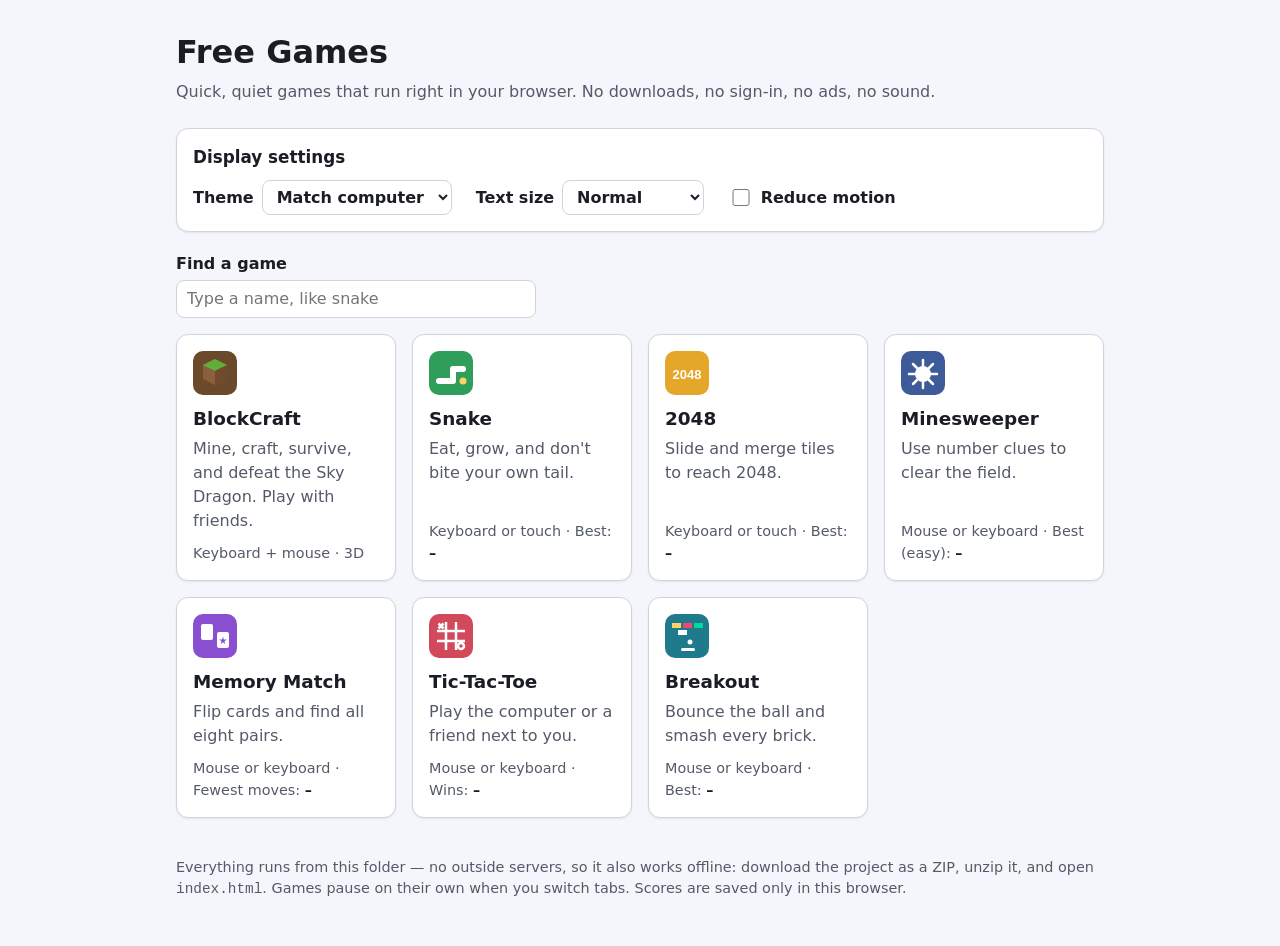
<file: index.html>
<!doctype html>
<html lang="en" data-theme="auto">
<head>
  <meta charset="utf-8">
  <meta name="viewport" content="width=device-width, initial-scale=1">
  <meta name="description" content="Quick, quiet browser games. No downloads, no sign-in, no ads.">
  <title>Free Games</title>
  <link rel="stylesheet" href="assets/style.css">
  <script src="assets/settings.js"></script>
</head>
<body>
  <a class="skip" href="#games">Skip to games</a>
  <div class="wrap">
    <header class="site-header">
      <h1>Free Games</h1>
      <p class="tagline">Quick, quiet games that run right in your browser. No downloads, no sign-in, no ads, no sound.</p>
    </header>

    <main>
      <section class="panel settings" aria-labelledby="settings-h">
        <h2 id="settings-h">Display settings</h2>
        <div class="settings-row">
          <label>Theme
            <select id="set-theme">
              <option value="auto">Match computer</option>
              <option value="light">Light</option>
              <option value="dark">Dark</option>
              <option value="contrast">High contrast</option>
            </select>
          </label>
          <label>Text size
            <select id="set-scale">
              <option value="0.9">Small</option>
              <option value="1">Normal</option>
              <option value="1.2">Large</option>
              <option value="1.4">Extra large</option>
            </select>
          </label>
          <label><input type="checkbox" id="set-motion"> Reduce motion</label>
        </div>
      </section>

      <div class="search">
        <label for="search">Find a game</label>
        <input id="search" type="search" placeholder="Type a name, like snake" autocomplete="off">
      </div>

      <ul id="games" class="game-grid" aria-label="Games">
        <li data-name="blockcraft minecraft blocks building survival crafting multiplayer pvp 3d">
          <a class="card" href="games/blockcraft.html">
            <svg viewBox="0 0 44 44" aria-hidden="true"><rect width="44" height="44" rx="10" fill="#6b4a2b"/><path d="M22 8l12 6v14l-12 6-12-6V14z" fill="#8b5e3c"/><path d="M22 8l12 6-12 6-12-6z" fill="#5fae3a"/><path d="M22 20v14l12-6V14z" fill="#6f4a2c"/></svg>
            <h3>BlockCraft</h3>
            <p>Mine, craft, survive, and defeat the Sky Dragon. Play with friends.</p>
            <p class="meta">Keyboard + mouse · 3D</p>
          </a>
        </li>
        <li data-name="snake arcade classic">
          <a class="card" href="games/snake.html">
            <svg viewBox="0 0 44 44" aria-hidden="true"><rect width="44" height="44" rx="10" fill="#2f9e5b"/><path d="M10 30h14V18h10" stroke="#fff" stroke-width="6" fill="none" stroke-linecap="round" stroke-linejoin="round"/><circle cx="34" cy="30" r="3.5" fill="#ffd166"/></svg>
            <h3>Snake</h3>
            <p>Eat, grow, and don't bite your own tail.</p>
            <p class="meta">Keyboard or touch · Best: <b data-best="snake">–</b></p>
          </a>
        </li>
        <li data-name="2048 puzzle numbers math">
          <a class="card" href="games/2048.html">
            <svg viewBox="0 0 44 44" aria-hidden="true"><rect width="44" height="44" rx="10" fill="#e5a72a"/><text x="22" y="28" text-anchor="middle" font-size="13" font-weight="800" font-family="Arial, sans-serif" fill="#fff">2048</text></svg>
            <h3>2048</h3>
            <p>Slide and merge tiles to reach 2048.</p>
            <p class="meta">Keyboard or touch · Best: <b data-best="2048">–</b></p>
          </a>
        </li>
        <li data-name="minesweeper mines logic puzzle">
          <a class="card" href="games/minesweeper.html">
            <svg viewBox="0 0 44 44" aria-hidden="true"><rect width="44" height="44" rx="10" fill="#3d5a99"/><circle cx="22" cy="23" r="8" fill="#fff"/><path d="M22 9v6M22 31v6M8 23h6M30 23h6M12 13l4 4M28 29l4 4M32 13l-4 4M16 29l-4 4" stroke="#fff" stroke-width="2.5" stroke-linecap="round"/></svg>
            <h3>Minesweeper</h3>
            <p>Use number clues to clear the field.</p>
            <p class="meta">Mouse or keyboard · Best (easy): <b data-best="minesweeper-easy" data-unit="s">–</b></p>
          </a>
        </li>
        <li data-name="memory match cards pairs">
          <a class="card" href="games/memory.html">
            <svg viewBox="0 0 44 44" aria-hidden="true"><rect width="44" height="44" rx="10" fill="#8a4fd1"/><rect x="8" y="10" width="12" height="16" rx="2" fill="#fff"/><rect x="24" y="18" width="12" height="16" rx="2" fill="#fff"/><text x="30" y="30" text-anchor="middle" font-size="10" fill="#8a4fd1">★</text></svg>
            <h3>Memory Match</h3>
            <p>Flip cards and find all eight pairs.</p>
            <p class="meta">Mouse or keyboard · Fewest moves: <b data-best="memory">–</b></p>
          </a>
        </li>
        <li data-name="tic tac toe noughts crosses two player">
          <a class="card" href="games/tictactoe.html">
            <svg viewBox="0 0 44 44" aria-hidden="true"><rect width="44" height="44" rx="10" fill="#d1495b"/><path d="M17 8v28M27 8v28M8 17h28M8 27h28" stroke="#fff" stroke-width="2.5"/><path d="M9.5 9.5l5 5M14.5 9.5l-5 5" stroke="#fff" stroke-width="2.5"/><circle cx="32" cy="32" r="3" stroke="#fff" stroke-width="2.5" fill="none"/></svg>
            <h3>Tic-Tac-Toe</h3>
            <p>Play the computer or a friend next to you.</p>
            <p class="meta">Mouse or keyboard · Wins: <b data-best="tictactoe-wins">–</b></p>
          </a>
        </li>
        <li data-name="breakout bricks paddle arcade">
          <a class="card" href="games/breakout.html">
            <svg viewBox="0 0 44 44" aria-hidden="true"><rect width="44" height="44" rx="10" fill="#1f7a8c"/><rect x="7" y="9" width="9" height="5" fill="#ffd166"/><rect x="18" y="9" width="9" height="5" fill="#ef476f"/><rect x="29" y="9" width="9" height="5" fill="#06d6a0"/><rect x="13" y="16" width="9" height="5" fill="#fff"/><circle cx="25" cy="28" r="2.5" fill="#fff"/><rect x="16" y="34" width="14" height="3" rx="1.5" fill="#fff"/></svg>
            <h3>Breakout</h3>
            <p>Bounce the ball and smash every brick.</p>
            <p class="meta">Mouse or keyboard · Best: <b data-best="breakout">–</b></p>
          </a>
        </li>
      </ul>
      <p id="no-results" class="empty" hidden>No games match that search.</p>
    </main>

    <footer class="site-footer">
      <p>Everything runs from this folder — no outside servers, so it also works offline: download the project as a ZIP, unzip it, and open <code>index.html</code>. Games pause on their own when you switch tabs. Scores are saved only in this browser.</p>
    </footer>
  </div>

  <script>
    (function () {
      var theme = document.getElementById('set-theme');
      var scale = document.getElementById('set-scale');
      var motion = document.getElementById('set-motion');
      theme.value = FG.settings.theme;
      scale.value = FG.settings.scale;
      motion.checked = !!FG.settings.reduceMotion;
      theme.addEventListener('change', function () { FG.set('theme', theme.value); });
      scale.addEventListener('change', function () { FG.set('scale', scale.value); });
      motion.addEventListener('change', function () { FG.set('reduceMotion', motion.checked); });

      Array.prototype.forEach.call(document.querySelectorAll('[data-best]'), function (el) {
        var v = FG.getBest(el.getAttribute('data-best'));
        if (v !== null) el.textContent = v + (el.getAttribute('data-unit') || '');
      });

      var search = document.getElementById('search');
      var items = document.querySelectorAll('#games > li');
      var none = document.getElementById('no-results');
      search.addEventListener('input', function () {
        var q = search.value.trim().toLowerCase();
        var shown = 0;
        Array.prototype.forEach.call(items, function (li) {
          var match = !q || li.getAttribute('data-name').indexOf(q) !== -1;
          li.hidden = !match;
          if (match) shown++;
        });
        none.hidden = shown > 0;
      });
    })();
  </script>
</body>
</html>
</file>
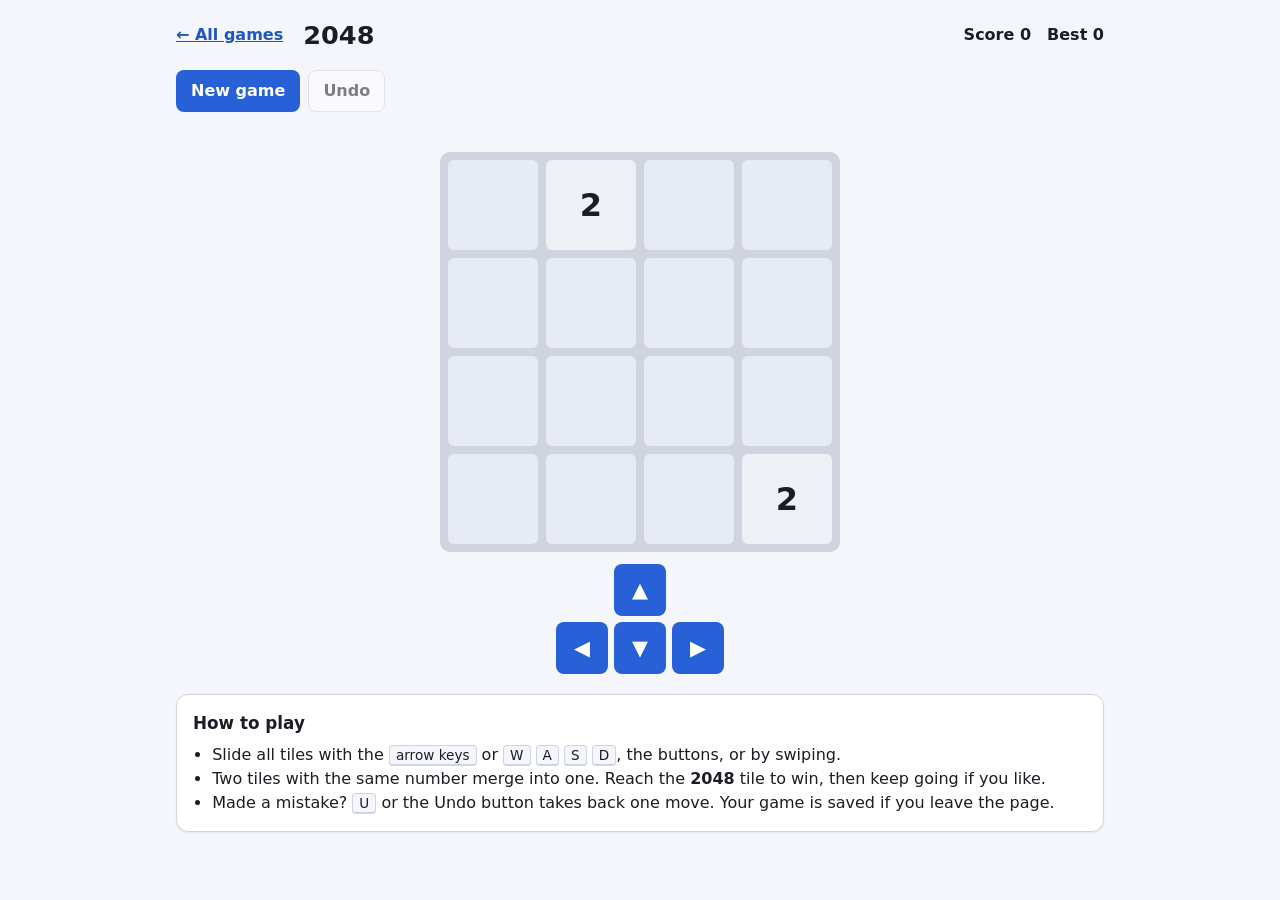
<file: games/2048.html>
<!doctype html>
<html lang="en" data-theme="auto">
<head>
  <meta charset="utf-8">
  <meta name="viewport" content="width=device-width, initial-scale=1">
  <title>2048 · Free Games</title>
  <link rel="stylesheet" href="../assets/style.css">
  <script src="../assets/settings.js"></script>
</head>
<body>
  <div class="wrap">
    <header class="game-header">
      <a class="back" href="../index.html">← All games</a>
      <h1>2048</h1>
      <div class="stats"><span>Score <b id="score">0</b></span><span>Best <b id="best">0</b></span></div>
    </header>
    <main>
      <div class="toolbar">
        <button id="restart" type="button">New game</button>
        <button id="undo" type="button" class="secondary" disabled>Undo</button>
      </div>
      <p id="status" class="status" role="status" aria-live="polite"></p>
      <div class="stage">
        <div id="board" class="board-2048" tabindex="0" role="group" aria-label="2048 board. Use arrow keys to slide tiles."></div>
        <div class="dpad" aria-label="Slide buttons">
          <button type="button" class="up" data-dir="up" aria-label="Slide up">▲</button>
          <button type="button" class="left" data-dir="left" aria-label="Slide left">◀</button>
          <button type="button" class="down" data-dir="down" aria-label="Slide down">▼</button>
          <button type="button" class="right" data-dir="right" aria-label="Slide right">▶</button>
        </div>
      </div>
      <section class="panel help" aria-labelledby="help-h">
        <h2 id="help-h">How to play</h2>
        <ul>
          <li>Slide all tiles with the <kbd>arrow keys</kbd> or <kbd>W</kbd> <kbd>A</kbd> <kbd>S</kbd> <kbd>D</kbd>, the buttons, or by swiping.</li>
          <li>Two tiles with the same number merge into one. Reach the <b>2048</b> tile to win, then keep going if you like.</li>
          <li>Made a mistake? <kbd>U</kbd> or the Undo button takes back one move. Your game is saved if you leave the page.</li>
        </ul>
      </section>
    </main>
  </div>
  <script src="2048.js"></script>
</body>
</html>
</file>
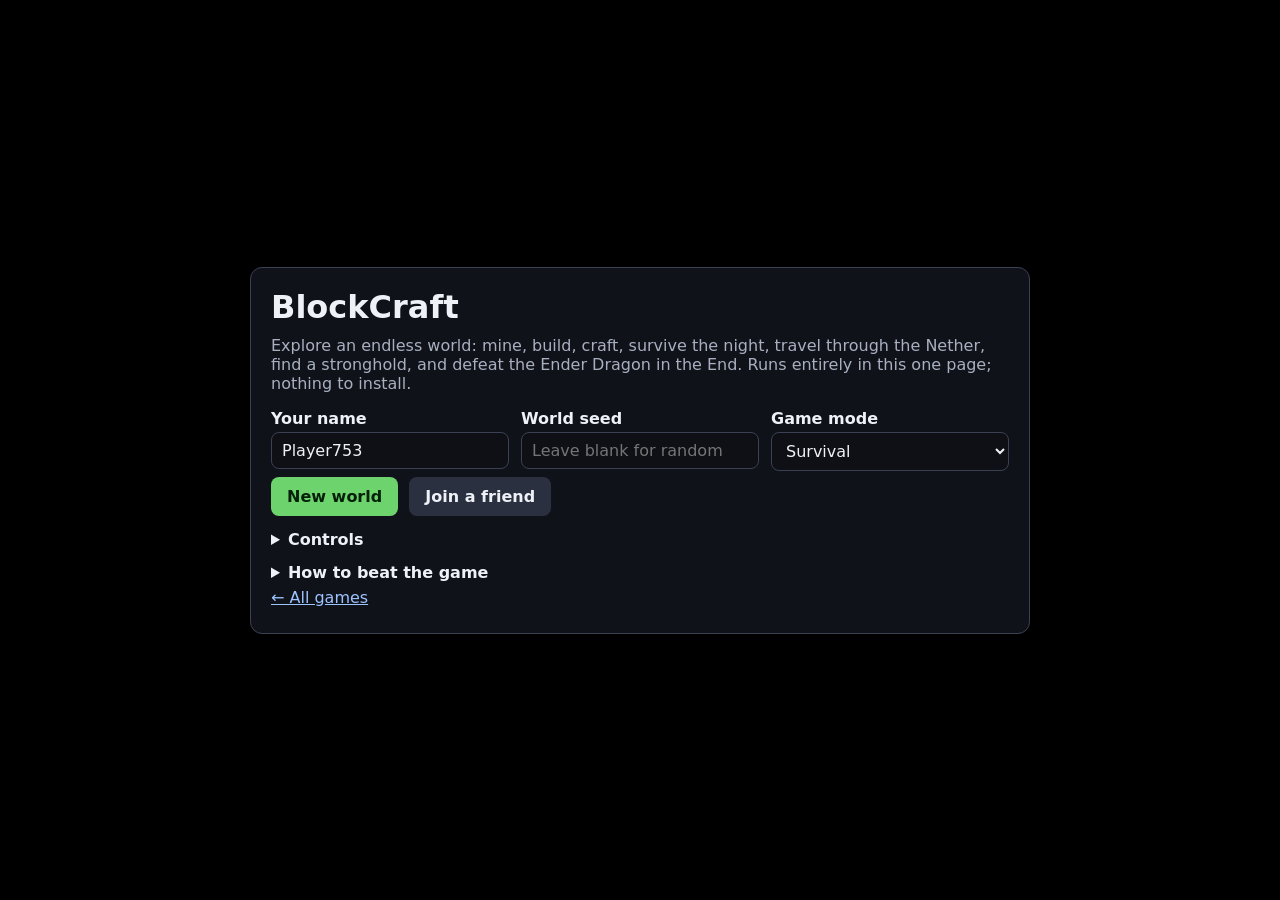
<file: games/blockcraft.html>
<!doctype html>
<html lang="en">
<head>
<meta charset="utf-8">
<meta name="viewport" content="width=device-width, initial-scale=1">
<title>BlockCraft · Free Games</title>
<style>
:root { --panel: rgba(18,20,28,.94); --fg: #eef1f6; --muted: #a8b0c0; --accent: #6dd36d; --border: #3b4152; }
* { box-sizing: border-box; }
html, body { margin: 0; height: 100%; overflow: hidden; background: #000; color: var(--fg); font-family: system-ui, "Segoe UI", Roboto, Arial, sans-serif; }
canvas#gl { display: block; width: 100vw; height: 100vh; }
.hidden { display: none !important; }
#hud { position: fixed; inset: 0; pointer-events: none; }
#cross { position: absolute; left: 50%; top: 50%; width: 20px; height: 20px; margin: -10px 0 0 -10px; }
#cross::before, #cross::after { content: ""; position: absolute; background: #fff; mix-blend-mode: difference; }
#cross::before { left: 9px; top: 0; width: 2px; height: 20px; }
#cross::after { top: 9px; left: 0; height: 2px; width: 20px; }
#breakbar { position: absolute; left: 50%; top: calc(50% + 18px); width: 60px; height: 5px; margin-left: -30px; background: rgba(0,0,0,.5); }
#breakbar i { display: block; height: 100%; background: #fff; width: 0; }
#bottom { position: absolute; left: 50%; bottom: 10px; transform: translateX(-50%); display: flex; flex-direction: column; align-items: center; gap: 4px; }
#hearts { font-size: 20px; letter-spacing: 1px; color: #e33; text-shadow: 0 1px 0 #000; align-self: flex-start; min-height: 24px; }
#hearts .e { color: #3a1515; } #hearts .h { color: #f99; }
#hotbar { display: flex; gap: 3px; background: rgba(0,0,0,.45); padding: 3px; border-radius: 6px; }
.slot { width: 46px; height: 46px; border: 2px solid #555; border-radius: 4px; background: rgba(40,40,48,.8); position: relative; display: flex; align-items: center; justify-content: center; padding: 0; margin: 0; color: var(--fg); }
.slot img { width: 32px; height: 32px; image-rendering: pixelated; }
.slot b { position: absolute; right: 3px; bottom: 1px; font-size: 13px; text-shadow: 1px 1px 0 #000; }
.slot.sel { border-color: #fff; }
.slot.pick { border-color: var(--accent); }
#itemname { min-height: 20px; font-weight: 600; text-shadow: 1px 1px 0 #000; }
#msgs { position: absolute; left: 10px; bottom: 96px; max-width: 60vw; font-size: 14px; text-shadow: 1px 1px 0 #000; }
#msgs div { background: rgba(0,0,0,.4); padding: 2px 6px; margin-top: 2px; border-radius: 3px; }
#boss { position: absolute; top: 10px; left: 50%; transform: translateX(-50%); width: min(420px, 80vw); text-align: center; font-weight: 700; text-shadow: 1px 1px 0 #000; }
#boss .bar { height: 8px; background: #301040; border: 1px solid #000; margin-top: 3px; }
#boss .bar i { display: block; height: 100%; background: #c050ff; }
#debug { position: absolute; top: 8px; left: 8px; font: 12px monospace; background: rgba(0,0,0,.45); padding: 4px 6px; white-space: pre; }
#hurt { position: absolute; inset: 0; background: rgba(255,0,0,.35); opacity: 0; transition: opacity .25s; }
#water { position: absolute; inset: 0; background: rgba(30,70,200,.3); }
#portalfx { position: absolute; inset: 0; background: radial-gradient(circle, rgba(150,60,230,.35), rgba(90,20,160,.9)); opacity: 0; pointer-events: none; }
#tags span { position: absolute; transform: translate(-50%, -100%); background: rgba(0,0,0,.5); padding: 1px 6px; border-radius: 3px; font-size: 13px; white-space: nowrap; }
#clickhint { position: absolute; left: 50%; top: 40%; transform: translate(-50%, -50%); background: rgba(0,0,0,.6); padding: 10px 16px; border-radius: 8px; font-weight: 700; }
#chat { position: fixed; left: 10px; bottom: 70px; width: min(420px, 70vw); font: inherit; color: var(--fg); background: rgba(0,0,0,.7); border: 1px solid var(--border); border-radius: 6px; padding: 6px 8px; }
.screen { position: fixed; inset: 0; display: flex; align-items: center; justify-content: center; background: rgba(0,0,0,.55); padding: 16px; overflow: auto; }
.box { background: var(--panel); border: 1px solid var(--border); border-radius: 12px; padding: 20px; max-width: 780px; width: 100%; max-height: 100%; overflow: auto; }
h1, h2 { margin: 0 0 10px; } h1 { font-size: 2rem; }
p, li { color: var(--muted); margin: 6px 0; }
label { display: block; font-weight: 600; margin: 10px 0 4px; }
label.inline { display: flex; gap: 8px; align-items: center; }
input, select, textarea { font: inherit; color: var(--fg); background: #0e1016; border: 1px solid var(--border); border-radius: 8px; padding: 8px 10px; width: 100%; }
input[type=checkbox] { width: auto; }
textarea { height: 70px; font: 12px monospace; resize: vertical; }
button { font: inherit; font-weight: 700; cursor: pointer; border: 0; border-radius: 8px; padding: 10px 16px; background: var(--accent); color: #06200a; margin: 6px 6px 0 0; }
button.sec { background: #2b3040; color: var(--fg); }
button:disabled { opacity: .45; cursor: default; }
a { color: #9cc4ff; }
.row { display: flex; gap: 12px; flex-wrap: wrap; } .row > * { flex: 1 1 180px; }
kbd { border: 1px solid var(--border); border-bottom-width: 2px; border-radius: 4px; padding: 0 5px; font-size: .85em; background: #0e1016; color: var(--fg); }
details { margin-top: 14px; } summary { cursor: pointer; font-weight: 700; }
.grid { display: grid; grid-template-columns: repeat(9, 46px); gap: 3px; margin-bottom: 10px; }
.grid .slot { cursor: pointer; }
.recipes { display: flex; flex-direction: column; gap: 6px; }
.recipe { display: flex; align-items: center; gap: 8px; background: #0e1016; border: 1px solid var(--border); border-radius: 8px; padding: 6px 8px; }
.recipe img { width: 28px; height: 28px; image-rendering: pixelated; }
.recipe .need { flex: 1; font-size: 13px; color: var(--muted); }
.recipe .need strong { color: var(--fg); display: block; font-size: 14px; }
.recipe button { margin: 0; padding: 6px 10px; }
.invwrap { display: flex; gap: 16px; flex-wrap: wrap; }
:focus-visible { outline: 3px solid #ffb547; outline-offset: 2px; }
.small { font-size: 13px; }
#cursor { position: fixed; z-index: 50; pointer-events: none; transform: translate(-50%, -50%); width: 40px; height: 40px; display: flex; align-items: center; justify-content: center; }
#cursor img { width: 32px; height: 32px; image-rendering: pixelated; }
#cursor b { position: absolute; right: 0; bottom: -2px; font-size: 13px; text-shadow: 1px 1px 0 #000; }
.invtop { display: flex; gap: 16px; align-items: flex-start; flex-wrap: wrap; }
.invmain { flex: 0 1 438px; min-width: 0; }
.book { width: 250px; background: #0e1016; border: 1px solid var(--border); border-radius: 10px; padding: 10px; }
.book h3 { margin: 0 0 6px; font-size: 1rem; }
.book h4 { margin: 10px 0 4px; font-size: .9rem; }
.booklist { display: grid; grid-template-columns: repeat(5, 40px); gap: 3px; max-height: 176px; overflow: auto; margin: 6px 0; }
.booklist .slot { width: 40px; height: 40px; cursor: pointer; }
.slot.dim img { opacity: .3; }
.slot.red { border-color: #b33; }
.preview { border-top: 1px solid var(--border); padding-top: 8px; font-size: 13px; color: var(--muted); min-height: 20px; }
.preview strong { color: var(--fg); }
.pg { display: grid; grid-template-columns: repeat(3, 34px); gap: 2px; margin: 6px 0; }
.pg span { width: 34px; height: 34px; background: rgba(40,40,48,.8); border: 1px solid #555; border-radius: 3px; display: flex; align-items: center; justify-content: center; }
.pg img { width: 24px; height: 24px; image-rendering: pixelated; }
.smelt { display: flex; align-items: center; gap: 4px; font-size: 12px; color: var(--muted); margin: 3px 0; }
.smelt img { width: 20px; height: 20px; image-rendering: pixelated; }
.craftrow { display: flex; align-items: center; gap: 14px; margin: 4px 0 12px; }
.cgrid { display: grid; gap: 3px; }
.cgrid.s2 { grid-template-columns: repeat(2, 46px); }
.cgrid.s3 { grid-template-columns: repeat(3, 46px); }
.arr { font-size: 28px; color: var(--muted); }
.prog { width: 48px; height: 10px; background: #2a2e3a; border-radius: 5px; overflow: hidden; }
.prog i { display: block; height: 100%; background: #e8e8e8; width: 0; }
.fcol { display: flex; flex-direction: column; align-items: center; gap: 4px; }
.flame { width: 14px; height: 18px; background: #2a2e3a; border-radius: 3px; display: flex; align-items: flex-end; overflow: hidden; }
.flame i { display: block; width: 100%; background: linear-gradient(#ffd34d, #ff7a1a); }
.slot.big { width: 56px; height: 56px; }
.grid.hot { margin-top: 8px; }
.bigcode { font: 700 2.6rem/1.2 ui-monospace, Consolas, monospace; letter-spacing: .3em; text-align: center; padding: 12px; background: #0e1016; border-radius: 10px; border: 1px solid var(--border); margin: 10px 0; }
.codein { font: 700 1.6rem ui-monospace, Consolas, monospace; letter-spacing: .3em; max-width: 220px; }
@keyframes pop { from { transform: scale(.96); opacity: 0; } to { transform: none; opacity: 1; } }
.screen:not(.hidden) > .box { animation: pop .16s ease-out; }
#hotbar .slot { transition: transform .12s, border-color .12s; }
#hotbar .slot.sel { transform: scale(1.1); }
@keyframes shake { 0%, 100% { transform: translateY(0); } 50% { transform: translateY(-2px); } }
#hearts.low span { display: inline-block; animation: shake .35s infinite; }
#hearts.low span:nth-child(even) { animation-delay: .17s; }
@keyframes slidein { from { transform: translateX(-12px); opacity: 0; } to { transform: none; opacity: 1; } }
#msgs div { animation: slidein .2s ease-out; }
.grid .slot:hover, .booklist .slot:hover, .craftrow .slot:hover { border-color: #aaa; }
@keyframes glow { 50% { box-shadow: 0 0 0 3px rgba(109,211,109,.55); } }
.slot.big.ready { animation: glow 1.2s infinite; }
#itemname { transition: opacity .3s; }
@keyframes hint { 50% { opacity: .55; } }
#clickhint { animation: hint 1.6s infinite; }
@media (prefers-reduced-motion: reduce) { *, *::before, *::after { animation: none !important; transition: none !important; } }
</style>
</head>
<body>
<canvas id="gl"></canvas>

<div id="hud" class="hidden">
  <div id="water" class="hidden"></div>
  <div id="portalfx"></div>
  <div id="hurt"></div>
  <div id="tags"></div>
  <div id="cross"></div>
  <div id="breakbar" class="hidden"><i></i></div>
  <div id="boss" class="hidden"><span>Ender Dragon</span><div class="bar"><i></i></div></div>
  <div id="debug" class="hidden"></div>
  <div id="clickhint" class="hidden">Click to play</div>
  <div id="msgs" aria-live="polite"></div>
  <div id="bottom"><div id="itemname"></div><div id="hearts"></div><div id="hotbar"></div></div>
</div>
<input id="chat" class="hidden" maxlength="120" placeholder="Say something, then press Enter" aria-label="Chat message">

<div id="title" class="screen"><div class="box">
  <h1>BlockCraft</h1>
  <p>Explore an endless world: mine, build, craft, survive the night, travel through the Nether, find a stronghold, and defeat the Ender Dragon in the End. Runs entirely in this one page; nothing to install.</p>
  <div class="row">
    <div><label for="name">Your name</label><input id="name" maxlength="16" autocomplete="off"></div>
    <div><label for="seed">World seed</label><input id="seed" placeholder="Leave blank for random" autocomplete="off"></div>
    <div><label for="mode">Game mode</label><select id="mode"><option value="survival">Survival</option><option value="creative">Creative</option></select></div>
  </div>
  <button id="play" type="button">New world</button>
  <button id="continue" type="button" class="sec hidden">Continue saved world</button>
  <button id="joinBtn" type="button" class="sec">Join a friend</button>
  <details>
    <summary>Controls</summary>
    <ul>
      <li>Click the game to capture the mouse, then move the mouse to look. <kbd>Esc</kbd> pauses.</li>
      <li><kbd>W</kbd><kbd>A</kbd><kbd>S</kbd><kbd>D</kbd> move, <kbd>Space</kbd> jump/swim, <kbd>Shift</kbd> sprint.</li>
      <li>Hold left click to mine or attack. Right click to place a block, eat food, or use a crafting table/furnace.</li>
      <li><kbd>1</kbd>–<kbd>9</kbd> or the mouse wheel pick a hotbar slot. <kbd>E</kbd> opens your inventory and crafting.</li>
      <li>Creative: double-tap <kbd>Space</kbd> or press <kbd>F</kbd> to fly; <kbd>Space</kbd>/<kbd>Shift</kbd> go up/down.</li>
      <li><kbd>T</kbd> chats in multiplayer. <kbd>F3</kbd> shows coordinates.</li>
    </ul>
  </details>
  <details>
    <summary>How to beat the game</summary>
    <ol>
      <li>Punch a tree for logs. Press <kbd>E</kbd> and craft planks, sticks and a crafting table in your 2×2 grid. The recipe book shows every pattern and can fill the grid for you.</li>
      <li>Right-click the crafting table for the 3×3 grid. Make a wooden pickaxe, mine stone, and upgrade to stone tools. Craft a furnace.</li>
      <li>Find coal and iron ore underground. Right-click the furnace, put iron ore on top and coal below, and make iron tools.</li>
      <li>Dig deep (below height 14) for diamonds.</li>
      <li>Explore <b>caves</b> (look for openings in the ground) and dig down into <b>deepslate</b> — press <kbd>F3</kbd> to see your height. Diamonds are below about −10; <b>obsidian</b> is near the very bottom (about −36 to −26). Mine it with a diamond pickaxe. Break <b>gravel</b> for flint and craft <b>flint and steel</b>.</li>
      <li>Build an obsidian frame 4 wide and 5 tall (a 2×3 hole) and light it to open a portal to <b>the Nether</b>.</li>
      <li>In the Nether, find a nether-brick <b>fortress</b> and fight <b>blazes</b> for blaze rods. Craft them into blaze powder.</li>
      <li>Back in the Overworld, hunt <b>endermen</b> at night for ender pearls (don't look at their faces!). Pearl + blaze powder = <b>Eye of Ender</b>.</li>
      <li>Throw eyes (right-click) and follow them to a <b>stronghold</b> underground. Put eyes in all 12 frames of its portal and jump in.</li>
      <li>In <b>the End</b>, break the crystals on the pillars (they heal the dragon), then defeat the <b>Ender Dragon</b>. Tip: a <b>Mace</b> hits much harder if you jump down onto your target.</li>
    </ol>
  </details>
  <p><a href="../index.html">← All games</a></p>
</div></div>

<div id="pause" class="screen hidden"><div class="box">
  <h2>Paused</h2>
  <button id="resume" type="button">Back to game</button>
  <button id="mpBtn" type="button" class="sec">Invite a friend</button>
  <button id="quit" type="button" class="sec">Save &amp; quit to title</button>
  <label class="inline" id="pvpWrap"><input type="checkbox" id="pvp" checked> PvP: players can hurt each other</label>
  <label class="inline">Render distance
    <select id="dist" style="width:auto">
      <option value="3">Short (fastest)</option>
      <option value="5">Normal</option>
      <option value="7">Far</option>
    </select>
  </label>
  <p id="pauseInfo"></p>
</div></div>

<div id="inv" class="screen hidden"><div class="box">
  <h2 id="invTitle">Inventory</h2>
  <div class="invtop">
    <div id="book" class="book">
      <h3>Recipe Book</h3>
      <label class="inline small" style="margin:0"><input type="checkbox" id="craftableOnly"> Craftable only</label>
      <div id="bookList" class="booklist"></div>
      <div id="bookPreview" class="preview"></div>
      <h4>Furnace</h4>
      <div id="smeltList"></div>
    </div>
    <div class="invmain">
      <div id="palette" class="grid"></div>
      <div id="craftArea" class="craftrow"></div>
      <div id="invgrid" class="grid"></div>
      <div id="hotgrid" class="grid hot"></div>
      <p id="invhint" class="small"></p>
    </div>
  </div>
  <button id="bookToggle" type="button" class="sec">Recipe book</button>
  <button id="invClose" type="button">Close (E)</button>
</div></div>
<div id="cursor" class="hidden" aria-hidden="true"></div>

<div id="host" class="screen hidden"><div class="box">
  <h2>Invite a friend</h2>
  <p>Give your friend this code. They open BlockCraft, click <b>Join a friend</b>, and type it in. Several friends can use the same code.</p>
  <div id="hostCode" class="bigcode">······</div>
  <p id="hostStatus" role="status"></p>
  <p class="small">The code only introduces your computers to each other, through ntfy.sh, a free public message relay. After that, the game goes directly between you. If your network blocks it, use the long codes below.</p>
  <details>
    <summary>Use long codes instead</summary>
    <ol>
      <li>Click <b>Make invite code</b> and send the code to your friend.</li>
      <li>Your friend clicks <b>Join a friend</b>, opens <b>Use long codes instead</b>, pastes it, and sends back a reply code.</li>
      <li>Paste the reply code below and click <b>Connect</b>.</li>
    </ol>
    <button id="mkInvite" type="button">Make invite code</button>
    <textarea id="inviteOut" readonly aria-label="Your invite code"></textarea>
    <button id="copyInvite" type="button" class="sec">Copy invite code</button>
    <label for="replyIn">Friend's reply code</label>
    <textarea id="replyIn"></textarea>
    <button id="connect" type="button">Connect</button>
  </details>
  <button id="hostBack" type="button" class="sec">Back</button>
</div></div>

<div id="join" class="screen hidden"><div class="box">
  <h2>Join a friend</h2>
  <p>Ask your friend to open their world, press <kbd>Esc</kbd>, and click <b>Invite a friend</b>. Then type their 6-digit code.</p>
  <label for="codeIn">Game code</label>
  <input id="codeIn" class="codein" inputmode="numeric" maxlength="6" autocomplete="off" placeholder="123456">
  <button id="joinCode" type="button">Join</button>
  <p id="joinStatus" role="status"></p>
  <details>
    <summary>Use long codes instead</summary>
    <label for="inviteIn">Long invite code from your friend</label>
    <textarea id="inviteIn"></textarea>
    <button id="mkReply" type="button">Make reply code</button>
    <textarea id="replyOut" readonly aria-label="Your reply code"></textarea>
    <button id="copyReply" type="button" class="sec">Copy reply code</button>
  </details>
  <button id="joinBack" type="button" class="sec">Back</button>
</div></div>

<div id="dead" class="screen hidden"><div class="box"><h2>You died!</h2><p id="deadMsg"></p><button id="respawn" type="button">Respawn</button></div></div>
<div id="win" class="screen hidden"><div class="box"><h1>You beat BlockCraft!</h1><p id="winMsg"></p><button id="winOk" type="button">Keep playing</button></div></div>
<div id="err" class="screen hidden"><div class="box"><h2>BlockCraft can't start</h2><p id="errMsg"></p><p><a href="../index.html">← All games</a></p></div></div>

<script>
(function () {
'use strict';
var $ = function (id) { return document.getElementById(id); };
function clamp(v, a, b) { return v < a ? a : v > b ? b : v; }
function mulberry32(a) {
  return function () {
    a |= 0; a = a + 0x6D2B79F5 | 0;
    var t = Math.imul(a ^ a >>> 15, 1 | a);
    t = t + Math.imul(t ^ t >>> 7, 61 | t) ^ t;
    return ((t ^ t >>> 14) >>> 0) / 4294967296;
  };
}
function hashStr(s) { var h = 2166136261; for (var i = 0; i < s.length; i++) { h ^= s.charCodeAt(i); h = Math.imul(h, 16777619); } return h >>> 0; }
function makeNoise(seed) {
  function h(x, y) {
    var n = Math.imul(x, 374761393) + Math.imul(y, 668265263) + Math.imul(seed, 1442695041) | 0;
    n = Math.imul(n ^ (n >>> 13), 1274126177);
    return ((n ^ (n >>> 16)) >>> 0) / 4294967296;
  }
  function sm(t) { return t * t * (3 - 2 * t); }
  function n2(x, y) {
    var xi = Math.floor(x), yi = Math.floor(y), u = sm(x - xi), v = sm(y - yi);
    var a = h(xi, yi), b = h(xi + 1, yi), c = h(xi, yi + 1), d = h(xi + 1, yi + 1);
    return a + (b - a) * u + (c - a) * v + (a - b - c + d) * u * v;
  }
  return function (x, y) {
    var s = 0, amp = 1, f = 1, norm = 0;
    for (var o = 0; o < 4; o++) { s += n2(x * f, y * f) * amp; norm += amp; amp *= 0.5; f *= 2; }
    return s / norm;
  };
}
function store(k, v) { try { localStorage.setItem(k, JSON.stringify(v)); return true; } catch (e) { return false; } }
function load(k, f) { try { var r = localStorage.getItem(k); return r === null ? f : JSON.parse(r); } catch (e) { return f; } }

/* ================= Blocks, items, recipes ================= */
var TILES = ['grass_top', 'grass_side', 'dirt', 'stone', 'cobble', 'log_side', 'log_top', 'leaves', 'planks', 'sand', 'water',
  'coal_ore', 'iron_ore', 'diamond_ore', 'bedrock', 'glass', 'table_top', 'table_side', 'furnace_front', 'furnace_side',
  'altar_top', 'altar_side', 'white', 'crack0', 'crack1', 'crack2', 'crack3', 'crack4',
  'obsidian', 'netherrack', 'lava', 'glowstone', 'nether_brick', 'spawner', 'stone_brick', 'frame_top', 'frame_side', 'frame_eye',
  'end_portal', 'end_stone', 'nether_portal', 'gravel', 'deepslate', 'cobbled_deepslate', 'deepslate_coal', 'deepslate_iron', 'deepslate_diamond'];
var TI = {}; TILES.forEach(function (n, i) { TI[n] = i; });

var B = { AIR: 0, GRASS: 1, DIRT: 2, STONE: 3, COBBLE: 4, LOG: 5, LEAVES: 6, PLANKS: 7, SAND: 8, WATER: 9,
  COAL_ORE: 10, IRON_ORE: 11, DIAMOND_ORE: 12, BEDROCK: 13, GLASS: 14, TABLE: 15, FURNACE: 16, ALTAR: 17,
  OBSIDIAN: 18, NETHERRACK: 19, LAVA: 20, GLOWSTONE: 21, NETHER_BRICK: 22, SPAWNER: 23, STONE_BRICK: 24, END_FRAME: 25,
  END_FRAME_EYE: 26, END_PORTAL: 27, END_STONE: 28, NETHER_PORTAL: 29, GRAVEL: 30,
  DEEPSLATE: 31, COBBLED_DEEPSLATE: 32, DEEP_COAL: 33, DEEP_IRON: 34, DEEP_DIAMOND: 35 };
var BL = [];
function def(id, o) { BL[id] = Object.assign({ solid: true, opaque: true, hard: 1, tier: 0, pick: false, drop: id }, o); }
def(0, { name: 'Air', solid: false, opaque: false });
def(1, { name: 'Grass Block', tex: ['grass_top', 'dirt', 'grass_side'], hard: 0.6, drop: 2 });
def(2, { name: 'Dirt', tex: 'dirt', hard: 0.5 });
def(3, { name: 'Stone', tex: 'stone', hard: 1.5, pick: true, tier: 1, drop: 4 });
def(4, { name: 'Cobblestone', tex: 'cobble', hard: 2, pick: true, tier: 1 });
def(5, { name: 'Log', tex: ['log_top', 'log_top', 'log_side'], hard: 2 });
def(6, { name: 'Leaves', tex: 'leaves', hard: 0.2, opaque: false, cutout: true, drop: 0 });
def(7, { name: 'Planks', tex: 'planks', hard: 2 });
def(8, { name: 'Sand', tex: 'sand', hard: 0.5 });
def(9, { name: 'Water', tex: 'water', solid: false, opaque: false, hard: -1, water: true, liquid: true });
def(10, { ore: true, name: 'Coal Ore', tex: 'coal_ore', hard: 3, pick: true, tier: 1, drop: 101 });
def(11, { ore: true, name: 'Iron Ore', tex: 'iron_ore', hard: 3, pick: true, tier: 2 });
def(12, { ore: true, name: 'Diamond Ore', tex: 'diamond_ore', hard: 3, pick: true, tier: 3, drop: 103 });
def(13, { name: 'Bedrock', tex: 'bedrock', hard: -1 });
def(14, { name: 'Glass', tex: 'glass', hard: 0.3, opaque: false, cutout: true });
def(15, { name: 'Crafting Table', tex: ['table_top', 'planks', 'table_side'], hard: 2.5 });
def(16, { name: 'Furnace', tex: ['furnace_side', 'furnace_side', 'furnace_front'], hard: 3.5, pick: true, tier: 1 });
def(17, { name: 'Dragon Altar', tex: ['altar_top', 'altar_side', 'altar_side'], hard: -1 });
def(18, { name: 'Obsidian', tex: 'obsidian', hard: 10, pick: true, tier: 4 });
def(19, { name: 'Netherrack', tex: 'netherrack', hard: 0.4, pick: true, tier: 1 });
def(20, { name: 'Lava', tex: 'lava', solid: false, opaque: false, hard: -1, liquid: true, lava: true, glow: true, noItem: true });
def(21, { name: 'Glowstone', tex: 'glowstone', hard: 0.3, glow: true });
def(22, { name: 'Nether Bricks', tex: 'nether_brick', hard: 2, pick: true, tier: 1 });
def(23, { name: 'Blaze Spawner', tex: 'spawner', hard: 5, pick: true, tier: 1, opaque: false, cutout: true, drop: 0 });
def(24, { name: 'Stone Bricks', tex: 'stone_brick', hard: 1.5, pick: true, tier: 1 });
def(25, { name: 'End Portal Frame', tex: ['frame_top', 'end_stone', 'frame_side'], hard: -1 });
def(26, { name: 'End Portal Frame with Eye', tex: ['frame_eye', 'end_stone', 'frame_side'], hard: -1, noItem: true });
def(27, { name: 'End Portal', tex: 'end_portal', solid: false, opaque: false, hard: -1, noItem: true, portal: true, glow: true });
def(28, { name: 'End Stone', tex: 'end_stone', hard: 3, pick: true, tier: 1 });
def(29, { name: 'Nether Portal', tex: 'nether_portal', solid: false, opaque: false, hard: 0, noItem: true, portal: true, glow: true, drop: 0 });
def(30, { name: 'Gravel', tex: 'gravel', hard: 0.6 });
def(31, { name: 'Deepslate', tex: 'deepslate', hard: 3, pick: true, tier: 1, drop: 32 });
def(32, { name: 'Cobbled Deepslate', tex: 'cobbled_deepslate', hard: 3.5, pick: true, tier: 1 });
def(33, { ore: true, name: 'Deepslate Coal Ore', tex: 'deepslate_coal', hard: 4.5, pick: true, tier: 1, drop: 101 });
def(34, { ore: true, name: 'Deepslate Iron Ore', tex: 'deepslate_iron', hard: 4.5, pick: true, tier: 2, drop: 11 });
def(35, { ore: true, name: 'Deepslate Diamond Ore', tex: 'deepslate_diamond', hard: 4.5, pick: true, tier: 3, drop: 103 });
var TEX = [];
BL.forEach(function (b, i) {
  if (!b.tex) return;
  var t = typeof b.tex === 'string' ? [b.tex, b.tex, b.tex] : b.tex;
  TEX[i] = t.map(function (n) { return TI[n]; });
});

var IT = {}, ITEM_ORDER = [];
function item(id, o) { IT[id] = Object.assign({ stack: 64 }, o); ITEM_ORDER.push(id); }
BL.forEach(function (b, i) { if (i > 0 && i !== B.WATER && i !== B.BEDROCK && !b.noItem) item(i, { name: b.name, block: true }); });
item(100, { name: 'Stick' });
item(101, { name: 'Coal' });
item(102, { name: 'Iron Ingot' });
item(103, { name: 'Diamond' });
item(104, { name: 'Apple', food: 4 });
item(105, { name: 'Raw Porkchop', food: 3 });
item(106, { name: 'Cooked Porkchop', food: 8 });
item(107, { name: 'Flint' });
item(108, { name: 'Flint and Steel', stack: 1 });
item(109, { name: 'Blaze Rod' });
item(140, { name: 'Blaze Powder' });
item(141, { name: 'Ender Pearl', stack: 16 });
item(142, { name: 'Eye of Ender' });
var MATS = [['Wooden', '#a77b45'], ['Stone', '#8c8c8c'], ['Iron', '#e2e2e2'], ['Diamond', '#5be0e0']];
MATS.forEach(function (m, i) {
  item(110 + i, { name: m[0] + ' Pickaxe', stack: 1, pickTier: i + 1, speed: [2, 4, 6, 8][i], dmg: 2 + i, color: m[1], kind: 'pick' });
});
MATS.forEach(function (m, i) {
  item(120 + i, { name: m[0] + ' Sword', stack: 1, dmg: 4 + i, color: m[1], kind: 'sword' });
});
item(130, { name: 'Mace', stack: 1, dmg: 6, mace: true, kind: 'mace' });

// Crafting recipes work like Minecraft: shaped patterns (can be placed anywhere in the grid, or mirrored)
// and shapeless ones. Anything wider or taller than 2 needs a crafting table's 3x3 grid.
var KEY = { P: 7, S: 100, C: 4, I: 102, D: 103 };
var RECIPES = [];
function shaped(out, n, pat, key) { RECIPES.push({ out: out, n: n, pat: pat, key: key || KEY }); }
function shapeless(out, n, items) { RECIPES.push({ out: out, n: n, items: items }); }
shapeless(7, 4, [5]);
shaped(100, 4, ['P', 'P']);
shaped(15, 1, ['PP', 'PP']);
[7, 4, 102, 103].forEach(function (m, i) {
  shaped(110 + i, 1, ['MMM', ' S ', ' S '], { M: m, S: 100 });
  shaped(120 + i, 1, ['M', 'M', 'S'], { M: m, S: 100 });
});
shaped(16, 1, ['CCC', 'C C', 'CCC']);
shaped(130, 1, ['IDI', 'III', ' S ']);
shapeless(108, 1, [102, 107]);
shapeless(140, 2, [109]);
shapeless(142, 1, [141, 140]);
shaped(24, 4, ['SS', 'SS'], { S: 3 });
var SMELT = { 11: 102, 8: 14, 4: 3, 105: 106, 32: 31 };       // furnace input -> output
var FUEL = { 101: 8, 5: 1.5, 7: 1.5, 15: 1.5, 100: 0.5 }; // items smelted per fuel item
var COOK = 3;                                            // seconds per item

/* ================= Texture atlas (all drawn in code) ================= */
var atlas = document.createElement('canvas');
atlas.width = atlas.height = 256;
(function makeAtlas() {
  var ctx = atlas.getContext('2d');
  var r = mulberry32(1234);
  function tile(name, fn) {
    var t = TI[name], ox = (t % 16) * 16, oy = Math.floor(t / 16) * 16;
    var img = ctx.createImageData(16, 16);
    for (var y = 0; y < 16; y++) for (var x = 0; x < 16; x++) {
      var c = fn(x, y), o = (y * 16 + x) * 4;
      img.data[o] = c[0]; img.data[o + 1] = c[1]; img.data[o + 2] = c[2]; img.data[o + 3] = c.length > 3 ? c[3] : 255;
    }
    ctx.putImageData(img, ox, oy);
  }
  function vary(c, a) { var k = (r() - 0.5) * a; return [clamp(c[0] + k, 0, 255), clamp(c[1] + k, 0, 255), clamp(c[2] + k, 0, 255)]; }
  var DIRT = [134, 96, 67], GRASS = [95, 159, 53], STONE = [125, 125, 125], PLANK = [176, 138, 82];
  tile('dirt', function () { return vary(DIRT, 34); });
  tile('grass_top', function () { return vary(GRASS, 34); });
  var edge = []; for (var i = 0; i < 16; i++) edge.push(3 + Math.floor(r() * 3));
  tile('grass_side', function (x, y) { return y < edge[x] ? vary(GRASS, 28) : vary(DIRT, 34); });
  tile('stone', function () { return vary(STONE, 30); });
  tile('cobble', function (x, y) {
    var line = (y % 5 === 0) || ((x + (Math.floor(y / 5) % 2) * 3) % 6 === 0);
    return line ? vary([80, 80, 80], 20) : vary([135, 135, 135], 40);
  });
  tile('log_side', function (x) { return x % 4 === 0 ? vary([80, 60, 36], 20) : vary([108, 82, 50], 22); });
  tile('log_top', function (x, y) {
    var d = Math.sqrt((x - 7.5) * (x - 7.5) + (y - 7.5) * (y - 7.5));
    if (d > 6.8) return vary([90, 68, 40], 20);
    return Math.floor(d) % 2 ? vary([170, 135, 85], 16) : vary([190, 155, 100], 16);
  });
  tile('leaves', function () { return r() < 0.2 ? [0, 0, 0, 0] : vary([58, 126, 40], 44); });
  var seams = [5, 12, 2, 9];
  tile('planks', function (x, y) {
    if (y % 4 === 3 || x === seams[Math.floor(y / 4)]) return vary([120, 92, 52], 14);
    return vary(PLANK, 22);
  });
  tile('sand', function () { return vary([219, 207, 160], 22); });
  tile('water', function () { var c = vary([48, 96, 214], 24); c.push(170); return c; });
  function ore(name, col, base) {
    base = base || STONE;
    var spots = {};
    for (var k = 0; k < 5; k++) {
      var cx = 2 + Math.floor(r() * 11), cy = 2 + Math.floor(r() * 11);
      spots[cx + ',' + cy] = spots[(cx + 1) + ',' + cy] = spots[cx + ',' + (cy + 1)] = 1;
      if (r() < 0.6) spots[(cx + 1) + ',' + (cy + 1)] = 1;
    }
    tile(name, function (x, y) { return spots[x + ',' + y] ? vary(col, 30) : base === STONE ? vary(STONE, 30) : deep(x, y); });
  }
  function deep(x, y) { return (y + (x >> 2)) % 4 === 0 ? vary([66, 66, 74], 12) : vary([96, 96, 106], 18); }
  tile('deepslate', deep);
  tile('cobbled_deepslate', function (x, y) {
    var line = (y % 5 === 0) || ((x + (Math.floor(y / 5) % 2) * 3) % 6 === 0);
    return line ? vary([38, 38, 44], 12) : vary([80, 80, 88], 26);
  });
  ore('deepslate_coal', [18, 18, 18], 'deep');
  ore('deepslate_iron', [206, 152, 116], 'deep');
  ore('deepslate_diamond', [80, 226, 222], 'deep');
  ore('coal_ore', [30, 30, 30]);
  ore('iron_ore', [216, 162, 122]);
  ore('diamond_ore', [90, 230, 225]);
  tile('bedrock', function () { return r() < 0.5 ? vary([40, 40, 40], 30) : vary([105, 105, 105], 40); });
  tile('glass', function (x, y) {
    if (x === 0 || y === 0 || x === 15 || y === 15) return [215, 238, 255, 255];
    if ((x === y || x === y + 1) && x > 2 && x < 8) return [255, 255, 255, 200];
    return [0, 0, 0, 0];
  });
  tile('table_top', function (x, y) {
    if (x === 0 || y === 0 || x === 15 || y === 15) return vary([95, 70, 40], 10);
    if (x % 5 === 0 || y % 5 === 0) return vary([130, 96, 56], 10);
    return vary(PLANK, 18);
  });
  tile('table_side', function (x, y) {
    if (y < 3) return vary([95, 70, 40], 12);
    if ((x === 3 || x === 4) && y > 4 && y < 12) return vary([150, 150, 150], 20);
    if (y === 5 && x > 1 && x < 7) return vary([150, 150, 150], 20);
    if ((x === 11) && y > 4 && y < 13) return vary([110, 80, 45], 10);
    if (y === 5 && x > 9 && x < 14) return vary([150, 150, 150], 20);
    return vary(PLANK, 20);
  });
  tile('furnace_side', function (x, y) { return (x === 0 || y === 0 || x === 15 || y === 15) ? vary([90, 90, 90], 14) : vary([140, 140, 140], 26); });
  tile('furnace_front', function (x, y) {
    if (x > 3 && x < 12 && y > 7 && y < 14) return y === 13 || (y > 9 && r() < 0.3) ? vary([230, 120, 30], 40) : [25, 25, 25];
    if (x > 3 && x < 12 && y > 2 && y < 6) return [45, 45, 45];
    return (x === 0 || y === 0 || x === 15 || y === 15) ? vary([90, 90, 90], 14) : vary([140, 140, 140], 26);
  });
  tile('altar_top', function (x, y) {
    var d = Math.sqrt((x - 7.5) * (x - 7.5) + (y - 7.5) * (y - 7.5));
    if (d < 1.6) return [10, 10, 10];
    if (d < 4) return vary([80, 220, 120], 30);
    return vary([46, 22, 70], 24);
  });
  tile('altar_side', function (x, y) {
    if (y < 2) return vary([20, 10, 30], 10);
    return r() < 0.12 ? vary([170, 90, 230], 40) : vary([36, 18, 54], 20);
  });
  tile('white', function () { return [255, 255, 255]; });
  tile('obsidian', function () { return r() < 0.08 ? vary([70, 34, 105], 30) : vary([22, 14, 34], 18); });
  tile('netherrack', function () { return r() < 0.3 ? vary([86, 28, 28], 30) : vary([112, 46, 44], 34); });
  tile('lava', function () { return r() < 0.3 ? vary([250, 170, 40], 30) : vary([210, 88, 18], 34); });
  tile('glowstone', function (x, y) {
    return (x * 7 + y * 3) % 11 === 0 || (x * 3 + y * 5) % 13 === 0 ? vary([150, 105, 55], 20) : vary([245, 205, 115], 40);
  });
  tile('nether_brick', function (x, y) {
    return y % 4 === 3 || (x + (Math.floor(y / 4) % 2) * 4) % 8 === 7 ? vary([24, 11, 14], 8) : vary([48, 24, 28], 14);
  });
  tile('spawner', function (x, y) {
    if (x % 5 === 0 || y % 5 === 0) return vary([34, 44, 56], 14);
    if (x > 5 && x < 10 && y > 5 && y < 10 && r() < 0.6) return vary([230, 140, 40], 40);
    return [0, 0, 0, 0];
  });
  tile('stone_brick', function (x, y) {
    return y % 8 === 7 || (x + (Math.floor(y / 8) % 2) * 8) % 16 === 15 ? vary([86, 86, 86], 10) : vary([128, 128, 128], 20);
  });
  var ENDST = [221, 223, 165];
  tile('end_stone', function () { return r() < 0.15 ? vary([196, 198, 138], 20) : vary(ENDST, 18); });
  tile('frame_top', function (x, y) {
    if (x === 0 || y === 0 || x === 15 || y === 15) return vary(ENDST, 14);
    var d = Math.hypot(x - 7.5, y - 7.5);
    return d < 3.3 ? [18, 38, 30] : vary([58, 100, 84], 18);
  });
  tile('frame_eye', function (x, y) {
    if (x === 0 || y === 0 || x === 15 || y === 15) return vary(ENDST, 14);
    var d = Math.hypot(x - 7.5, y - 7.5);
    if (d < 1.2) return [10, 10, 10];
    return d < 3.6 ? vary([70, 190, 110], 30) : vary([58, 100, 84], 18);
  });
  tile('frame_side', function (x, y) { return y < 4 ? vary([58, 100, 84], 18) : vary(ENDST, 18); });
  tile('end_portal', function () { return r() < 0.06 ? [180, 240, 230] : vary([8, 10, 22], 10); });
  tile('nether_portal', function () { var c = vary([120, 40, 205], 50); c.push(190); return c; });
  tile('gravel', function () { var k = r(); return k < 0.33 ? vary([145, 138, 132], 20) : k < 0.66 ? vary([112, 106, 100], 20) : vary([88, 84, 82], 16); });
  // Mining cracks: each stage adds more random crack lines on top of the last.
  var crackPx = {};
  for (var st = 0; st < 5; st++) {
    for (var w2 = 0; w2 < 2; w2++) {
      var px = 7 + Math.floor(r() * 3) - 1, py = 7 + Math.floor(r() * 3) - 1;
      for (var stp = 0; stp < 5 + st * 2; stp++) {
        crackPx[px + ',' + py] = 1;
        px = clamp(px + Math.floor(r() * 3) - 1, 0, 15); py = clamp(py + Math.floor(r() * 3) - 1, 0, 15);
      }
    }
    (function (snapshot) {
      tile('crack' + st, function (x, y) { return snapshot[x + ',' + y] ? [15, 15, 15, 210] : [0, 0, 0, 0]; });
    })(Object.assign({}, crackPx));
  }
})();

/* ================= Item icons (pixel art, cached) ================= */
var iconCache = {}, iconCanvas = {};
function iconURL(id) {
  if (iconCache[id]) return iconCache[id];
  var c = document.createElement('canvas'); c.width = c.height = 16;
  var x = c.getContext('2d');
  function px(a, b, col, s) { x.fillStyle = col; x.fillRect(a, b, s || 1, s || 1); }
  function line(x0, y0, x1, y1, col, th) {
    var n = Math.max(Math.abs(x1 - x0), Math.abs(y1 - y0));
    for (var i = 0; i <= n; i++) px(Math.round(x0 + (x1 - x0) * i / n), Math.round(y0 + (y1 - y0) * i / n), col, th);
  }
  function disc(cx, cy, rad, col) { for (var yy = 0; yy < 16; yy++) for (var xx = 0; xx < 16; xx++) if ((xx - cx) * (xx - cx) + (yy - cy) * (yy - cy) <= rad * rad) px(xx, yy, col); }
  var BROWN = '#7a5530';
  var it = IT[id];
  if (it.block) {
    var t = TEX[id][2];
    x.drawImage(atlas, (t % 16) * 16, Math.floor(t / 16) * 16, 16, 16, 0, 0, 16, 16);
  } else if (id === 100) {
    line(3, 13, 12, 3, BROWN, 2);
  } else if (id === 101) {
    disc(8, 8, 5, '#1e1e1e'); px(6, 6, '#444', 2); px(9, 9, '#444', 2);
  } else if (id === 102) {
    x.fillStyle = '#c8c8c8'; x.fillRect(3, 6, 10, 5); x.fillStyle = '#f2f2f2'; x.fillRect(4, 6, 8, 1); x.fillStyle = '#999'; x.fillRect(3, 10, 10, 1);
  } else if (id === 103) {
    x.fillStyle = '#5be0e0'; x.beginPath(); x.moveTo(8, 2); x.lineTo(14, 7); x.lineTo(8, 14); x.lineTo(2, 7); x.closePath(); x.fill();
    px(6, 5, '#d8ffff', 2);
  } else if (id === 104) {
    disc(8, 9, 5, '#d42a2a'); line(8, 2, 8, 4, BROWN); px(9, 3, '#3a3', 2); px(6, 7, '#f88', 2);
  } else if (id === 105) {
    disc(7, 8, 5, '#f0a0a0'); disc(7, 8, 3, '#e07878'); line(11, 11, 14, 14, '#fff', 2);
  } else if (id === 106) {
    disc(7, 8, 5, '#a8643a'); disc(7, 8, 3, '#7d4425'); line(11, 11, 14, 14, '#fff', 2);
  } else if (id === 107) {
    x.fillStyle = '#3c3c40'; x.beginPath(); x.moveTo(5, 3); x.lineTo(12, 6); x.lineTo(11, 13); x.lineTo(4, 11); x.closePath(); x.fill();
    px(6, 6, '#6a6a70', 2);
  } else if (id === 108) {
    x.strokeStyle = '#d8d8d8'; x.lineWidth = 2; x.beginPath(); x.arc(6, 10, 3.5, 0.6, 5.6); x.stroke();
    x.fillStyle = '#3c3c40'; x.fillRect(9, 2, 5, 5);
  } else if (id === 109) {
    line(3, 13, 12, 3, '#f0b030', 2); px(4, 12, '#ffe080'); px(8, 7, '#ffe080'); px(11, 4, '#ffe080');
  } else if (id === 140) {
    [[5, 9], [7, 7], [9, 10], [11, 8], [8, 12], [6, 11], [10, 6]].forEach(function (q) { px(q[0], q[1], '#f0a020', 2); });
  } else if (id === 141) {
    disc(8, 8, 5, '#1f6e60'); disc(8, 8, 3, '#103f38'); px(6, 5, '#5fc8b0', 2);
  } else if (id === 142) {
    disc(8, 8, 5.5, '#2f8a55'); disc(8, 8, 3.4, '#b8e070'); line(8, 5, 8, 11, '#101010', 1); px(6, 5, '#e0ffe0');
  } else if (it.kind === 'pick') {
    line(3, 13, 10, 6, BROWN, 2); line(5, 2, 13, 10, it.color, 2); px(5, 2, '#333'); px(13, 10, '#333');
  } else if (it.kind === 'sword') {
    line(6, 9, 13, 2, it.color, 2); line(3, 8, 7, 12, '#555', 2); line(2, 13, 4, 11, BROWN, 2);
  } else if (it.kind === 'mace') {
    line(2, 13, 8, 7, '#6b6b6b', 2); disc(11, 5, 3.6, '#8a8a8a'); disc(11, 5, 1.8, '#b5b5b5');
    px(11, 0, '#555', 1); px(15, 5, '#555', 1); px(7, 5, '#555', 1); px(11, 9, '#555', 1);
  }
  iconCanvas[id] = c;
  iconCache[id] = c.toDataURL();
  return iconCache[id];
}

/* ================= World (infinite, made of 16x16 chunks) ================= */
// Each chunk is generated from the seed the first time it's needed, so the world goes on forever.
// Player changes are kept separately and re-applied, so faraway chunks can be unloaded and rebuilt.
var WY = 96, CS = 16, SEA = 60, Y_SHOW = 40, NETHER_H = 48, DEEP_Y = 40, RENDER_DIST = clamp(Number(load('blockcraft-dist', 5)) || 5, 3, 8);
var chunkMap = new Map(), lastC = null, gen = null;
var edits = new Map();       // packed x,y,z -> block id (for saving and multiplayer)
var chunkEdits = new Map();  // chunk key -> Map(local index -> block id)
var spawn = [0.5, 30, 0.5];
// Three dimensions, each with its own chunks and saved changes. useDim() swaps which one getB() etc. read.
var DIMS = {}, curDim = 'overworld';
function dimState(n) { return DIMS[n] || (DIMS[n] = { chunkMap: new Map(), lastC: null, edits: new Map(), chunkEdits: new Map() }); }
function useDim(n) {
  n = n || 'overworld';
  if (n === curDim) return;
  var a = dimState(curDim); a.chunkMap = chunkMap; a.lastC = lastC; a.edits = edits; a.chunkEdits = chunkEdits;
  var b = dimState(n); chunkMap = b.chunkMap; lastC = b.lastC; edits = b.edits; chunkEdits = b.chunkEdits;
  curDim = n;
}
function withDim(n, fn) { var was = curDim; useDim(n); try { return fn(); } finally { useDim(was); } }
function dimEdits(n) { return n === curDim ? edits : dimState(n).edits; }
function ck(cx, cz) { return (cx + 32768) * 65536 + (cz + 32768); }
function li(lx, y, lz) { return (y * CS + lz) * CS + lx; }
function packKey(x, y, z) { return ((x + 1048576) * 2097152 + (z + 1048576)) * 128 + y; }
function unpackKey(k) { var y = k % 128, r = (k - y) / 128, z = r % 2097152; return [(r - z) / 2097152 - 1048576, y, z - 1048576]; }
// Saves from before the world got taller packed heights into 64 slots.
function unpackOld(k) { var y = k % 64, r = (k - y) / 64, z = r % 2097152; return [(r - z) / 2097152 - 1048576, y, z - 1048576]; }
function inWorld(x, y, z) { return y >= 0 && y < WY; }
function chunkAt(cx, cz) {
  if (lastC && lastC.cx === cx && lastC.cz === cz) return lastC;
  var k = ck(cx, cz), c = chunkMap.get(k);
  if (!c) {
    c = { cx: cx, cz: cz, key: k, b: genChunk(cx, cz), op: null, opN: 0, wa: null, waN: 0, dirty: true };
    chunkMap.set(k, c);
  }
  lastC = c;
  return c;
}
function getB(x, y, z) {
  if (y < 0 || y >= WY) return 0;
  return chunkAt(x >> 4, z >> 4).b[li(x & 15, y, z & 15)];
}
function isSolid(x, y, z) {
  if (y < 0) return curDim !== 'end';
  if (y >= WY) return false;
  return BL[getB(x, y, z)].solid;
}
function topY(x, z) { for (var y = WY - 1; y >= 0; y--) if (BL[getB(x, y, z)].solid) return y + 1; return 1; }

function hash3(x, y, z) {
  var n = Math.imul(x, 374761393) ^ Math.imul(y, 668265263) ^ Math.imul(z, 1274126177) ^ Math.imul(gen.seed, 1442695041);
  n = Math.imul(n ^ (n >>> 13), 1274126177);
  return ((n ^ (n >>> 16)) >>> 0) / 4294967296;
}
function heightAt(x, z) { return clamp(Math.floor(46 + gen.n1(x / 40, z / 40) * 30 + gen.n2(x / 12, z / 12) * 5), 43, WY - 12); }

/* ---------- Caves ----------
   Noise is sampled on a coarse 4-block grid and blended, which is fast and gives smooth tunnels.
   Winding "spaghetti" tunnels are where two noise fields are both near the middle; they can reach the
   surface, making cave entrances. Bigger "cheese" caverns open up deeper underground. */
function caveLattice(gx, gy, gz) {
  var x = gx * 4, y = gy * 4, z = gz * 4;
  return [noise3(x / 30, y / 16, z / 30), noise3(x / 30 + 100, y / 16, z / 30 + 50), noise3(x / 50 + 300, y / 24, z / 50)];
}
function caveSampler() {
  var cache = new Map();
  function L(gx, gy, gz) {
    var k = ((gx + 65536) * 131072 + (gz + 65536)) * 64 + gy, v = cache.get(k);
    if (!v) { v = caveLattice(gx, gy, gz); cache.set(k, v); }
    return v;
  }
  return function (x, y, z) {
    var gx = Math.floor(x / 4), gy = Math.floor(y / 4), gz = Math.floor(z / 4), u = (x - gx * 4) / 4, v = (y - gy * 4) / 4, w = (z - gz * 4) / 4, out = [0, 0, 0];
    for (var c = 0; c < 8; c++) {
      var dx = c & 1, dy = (c >> 1) & 1, dz = c >> 2, wt = (dx ? u : 1 - u) * (dy ? v : 1 - v) * (dz ? w : 1 - w), s2 = L(gx + dx, gy + dy, gz + dz);
      out[0] += s2[0] * wt; out[1] += s2[1] * wt; out[2] += s2[2] * wt;
    }
    return out;
  };
}
function isCave(n, y, h) {
  if (y <= 4) return false;
  var tunnel = Math.abs(n[0] - 0.5) < 0.045 && Math.abs(n[1] - 0.5) < 0.045;
  var cavern = n[2] > 0.705 && y < h - 12;
  return tunnel || cavern;
}
function genChunk(cx, cz) {
  var b = new Uint8Array(CS * CS * WY);
  if (curDim === 'nether') genNether(b, cx, cz); else if (curDim === 'end') genEnd(b, cx, cz); else genOverworld(b, cx, cz);
  var ce = chunkEdits.get(ck(cx, cz));
  if (ce) ce.forEach(function (id, i) { b[i] = id; });
  return b;
}
// Writes a structure (given as a block-at function over a box) into the part of it inside this chunk.
function stamp(b, x0, z0, box, fn) {
  var xa = Math.max(box[0], x0), xb = Math.min(box[1], x0 + CS - 1), za = Math.max(box[2], z0), zb = Math.min(box[3], z0 + CS - 1);
  for (var z = za; z <= zb; z++) for (var x = xa; x <= xb; x++) for (var y = Math.max(0, box[4]); y <= Math.min(WY - 1, box[5]); y++) {
    var id = fn(x, y, z);
    if (id >= 0) b[li(x - x0, y, z - z0)] = id;
  }
}
function genOverworld(b, cx, cz) {
  var x0 = cx * CS, z0 = cz * CS;
  var rng = mulberry32((gen.seed ^ Math.imul(cx, 73856093) ^ Math.imul(cz, 19349663)) | 0);
  var hs = new Int16Array(CS * CS);
  for (var lz = 0; lz < CS; lz++) for (var lx = 0; lx < CS; lx++) {
    var x = x0 + lx, z = z0 + lz, h = heightAt(x, z), beach = h <= SEA + 1;
    hs[lz * CS + lx] = h;
    for (var y = 0; y <= h; y++) {
      var id;
      if (y === 0 || (y <= 2 && hash3(x, y, z) < 0.5)) id = B.BEDROCK;
      else if (y < DEEP_Y - 2 || (y < DEEP_Y + 2 && hash3(x, y + 77, z) < (DEEP_Y + 2 - y) / 4)) id = B.DEEPSLATE;
      else if (y < h - 3) id = B.STONE;
      else if (beach) id = B.SAND;
      else id = y === h ? B.GRASS : B.DIRT;
      b[li(lx, y, lz)] = id;
    }
    for (var w = h + 1; w <= SEA; w++) b[li(lx, w, lz)] = B.WATER;
    // gravel patches (flint comes from gravel)
    var gv = gen.n2(x / 9 + 200, z / 9 + 200);
    if ((beach && h < SEA && gv > 0.6) || (!beach && gv > 0.74)) { b[li(lx, h, lz)] = B.GRAVEL; if (h > 1) b[li(lx, h - 1, lz)] = B.GRAVEL; }
  }
  var DEEP_ORE = {}; DEEP_ORE[B.COAL_ORE] = B.DEEP_COAL; DEEP_ORE[B.IRON_ORE] = B.DEEP_IRON; DEEP_ORE[B.DIAMOND_ORE] = B.DEEP_DIAMOND; DEEP_ORE[B.OBSIDIAN] = B.OBSIDIAN;
  function veins(id, count, size, minY, maxY) {
    for (var v = 0; v < count; v++) {
      var vx = Math.floor(rng() * CS), vy = minY + Math.floor(rng() * (maxY - minY)), vz = Math.floor(rng() * CS);
      for (var k = 0; k < size; k++) {
        if (vx >= 0 && vx < CS && vz >= 0 && vz < CS && vy > 0 && vy < WY) {
          var here2 = b[li(vx, vy, vz)];
          if (here2 === B.STONE) b[li(vx, vy, vz)] = id;
          else if (here2 === B.DEEPSLATE) b[li(vx, vy, vz)] = DEEP_ORE[id];
        }
        var dir = Math.floor(rng() * 6);
        if (dir === 0) vx++; else if (dir === 1) vx--; else if (dir === 2) vy++; else if (dir === 3) vy--; else if (dir === 4) vz++; else vz--;
      }
    }
  }
  veins(B.COAL_ORE, 9, 7, 36, 86);
  veins(B.IRON_ORE, 7, 5, 8, 72);
  veins(B.DIAMOND_ORE, (rng() < 0.8 ? 1 : 0) + (rng() < 0.4 ? 1 : 0), 4, 4, 30);
  veins(B.OBSIDIAN, rng() < 0.6 ? 1 : 0, 7, 4, 14);
  // carve caves (after ores, so ore shows in cave walls); lava pools at the very bottom
  var cave = caveSampler();
  for (var cz2 = 0; cz2 < CS; cz2++) for (var cx2 = 0; cx2 < CS; cx2++) {
    var ch = hs[cz2 * CS + cx2], wet = ch <= SEA + 1;
    for (var cy = 5; cy <= ch; cy++) {
      if (wet && cy >= SEA - 5) break;       // keep the sea floor sealed
      if (!isCave(cave(x0 + cx2, cy, z0 + cz2), cy, ch)) continue;
      var bi = li(cx2, cy, cz2);
      if (b[bi] === B.BEDROCK || b[bi] === B.WATER) continue;
      b[bi] = cy <= 9 ? B.LAVA : 0;
    }
  }
  // Make the deep treasures findable from caves: diamonds on deep cave walls, and obsidian crusts
  // on lava pools (like where lava meets water in Minecraft).
  var NB = [[1, 0, 0], [-1, 0, 0], [0, 1, 0], [0, -1, 0], [0, 0, 1], [0, 0, -1]];
  for (var oy = 5; oy < 34; oy++) for (var oz = 0; oz < CS; oz++) for (var ox = 0; ox < CS; ox++) {
    var oi = li(ox, oy, oz), cur = b[oi], wx = x0 + ox, wz = z0 + oz;
    if (cur === B.LAVA) {
      var up = b[li(ox, oy + 1, oz)], side = false;
      for (var s1 = 0; s1 < 4; s1++) {
        var sx = ox + NB[s1 === 2 ? 4 : s1 === 3 ? 5 : s1][0], sz = oz + NB[s1 === 2 ? 4 : s1 === 3 ? 5 : s1][2];
        if (sx >= 0 && sz >= 0 && sx < CS && sz < CS && b[li(sx, oy, sz)] === 0) side = true;
      }
      if ((up === 0 && hash3(wx, oy, wz) < 0.55) || (side && hash3(wx, oy + 3, wz) < 0.7)) b[oi] = B.OBSIDIAN;
      continue;
    }
    if (cur !== B.DEEPSLATE || oy > 30) continue;
    var open = false;
    for (var n2 = 0; n2 < 6 && !open; n2++) {
      var ax2 = ox + NB[n2][0], az2 = oz + NB[n2][2];
      if (ax2 >= 0 && az2 >= 0 && ax2 < CS && az2 < CS && b[li(ax2, oy + NB[n2][1], az2)] === 0) open = true;
    }
    if (open && hash3(wx, oy + 500, wz) < 0.014) {
      b[oi] = B.DEEP_DIAMOND;
      // a few more tucked behind it
      for (var n3 = 0; n3 < 6; n3++) {
        var bx3 = ox + NB[n3][0], by3 = oy + NB[n3][1], bz3 = oz + NB[n3][2];
        if (bx3 >= 0 && bz3 >= 0 && bx3 < CS && bz3 < CS && b[li(bx3, by3, bz3)] === B.DEEPSLATE && hash3(wx + n3, by3, wz) < 0.4) b[li(bx3, by3, bz3)] = B.DEEP_DIAMOND;
      }
    }
  }
  // Trees: decided per column, so trees near a chunk edge spill their leaves correctly into neighbours.
  var trees = [];
  for (var tz = z0 - 2; tz < z0 + CS + 2; tz++) for (var tx = x0 - 2; tx < x0 + CS + 2; tx++) {
    if (hash3(tx, 999, tz) > 0.012) continue;
    var th0 = heightAt(tx, tz);
    if (th0 <= SEA + 1 || isCave(cave(tx, th0, tz), th0, th0)) continue; // no trees floating over cave mouths
    trees.push([tx, th0, tz, hash3(tx, 998, tz) < 0.5 ? 4 : 5]);
  }
  function put(x, y, z, id, onlyAir) {
    var lx2 = x - x0, lz2 = z - z0;
    if (lx2 < 0 || lz2 < 0 || lx2 >= CS || lz2 >= CS || y < 0 || y >= WY) return;
    var i = li(lx2, y, lz2);
    if (!onlyAir || !b[i]) b[i] = id;
  }
  trees.forEach(function (t) {
    for (var ly = t[3] - 2; ly <= t[3] + 1; ly++) {
      var rad = ly >= t[3] ? 1 : 2;
      for (var dz = -rad; dz <= rad; dz++) for (var dx = -rad; dx <= rad; dx++) {
        if (Math.abs(dx) === rad && Math.abs(dz) === rad && (ly === t[3] + 1 || hash3(t[0] + dx, t[1] + ly, t[2] + dz) < 0.5)) continue;
        put(t[0] + dx, t[1] + ly, t[2] + dz, B.LEAVES, true);
      }
    }
  });
  trees.forEach(function (t) { for (var k = 1; k <= t[3]; k++) put(t[0], t[1] + k, t[2], B.LOG, false); });
  strongholds().forEach(function (S) {
    stamp(b, x0, z0, [S.x - 21, S.x + 21, S.z - 21, S.z + 21, S.y, S.y + 8], function (x, y, z) { return strongholdBlock(S, x, y, z); });
  });
}

/* ---------- Strongholds: three hidden underground rooms holding the End portal ---------- */
var FRAME_OFFS = [[-1, -2], [0, -2], [1, -2], [-1, 2], [0, 2], [1, 2], [-2, -1], [-2, 0], [-2, 1], [2, -1], [2, 0], [2, 1]];
function strongholds() {
  if (gen.sh) return gen.sh;
  var base = hash3(1, 2, 3) * Math.PI * 2, list = [];
  for (var k = 0; k < 3; k++) {
    var a = base + k * Math.PI * 2 / 3, d = 260 + hash3(k, 5, 9) * 160;
    list.push({ x: Math.round(Math.cos(a) * d), z: Math.round(Math.sin(a) * d), y: 22 });
  }
  gen.sh = list;
  return list;
}
function strongholdBlock(S, x, y, z) {
  var dx = x - S.x, dz = z - S.z, dy = y - S.y, ax = Math.abs(dx), az = Math.abs(dz);
  if (ax <= 6 && az <= 6 && dy >= 0 && dy <= 7) {                  // the portal room
    if (dy === 0 || dy === 7) return B.STONE_BRICK;
    if (ax === 6 || az === 6) return ((ax === 6 && az <= 1) || (az === 6 && ax <= 1)) && dy <= 3 ? 0 : B.STONE_BRICK;
    if (dy === 1 && ax <= 1 && az <= 1) return B.LAVA;
    if (dy === 1 && ax <= 3 && az <= 3) return B.STONE_BRICK;
    if (dy === 2) {
      for (var i = 0; i < FRAME_OFFS.length; i++) {
        if (FRAME_OFFS[i][0] === dx && FRAME_OFFS[i][1] === dz) return hash3(x, y, z) < 0.12 ? B.END_FRAME_EYE : B.END_FRAME;
      }
    }
    return 0;
  }
  var alongX = az <= 2 && ax > 6 && ax <= 20, alongZ = ax <= 2 && az > 6 && az <= 20;
  if ((alongX || alongZ) && dy >= 0 && dy <= 5) {                 // four corridors
    var side = alongX ? az : ax, end = alongX ? ax : az;
    if (dy === 0 || dy === 5 || side === 2 || end === 20) return B.STONE_BRICK;
    return 0;
  }
  return -1;
}

/* ---------- The Nether ---------- */
function noise3(x, y, z) {
  var xi = Math.floor(x), yi = Math.floor(y), zi = Math.floor(z), u = x - xi, v = y - yi, w = z - zi;
  u = u * u * (3 - 2 * u); v = v * v * (3 - 2 * v); w = w * w * (3 - 2 * w);
  function h(a, b2, c) { return hash3(a, b2 + 7000, c); }
  var x00 = h(xi, yi, zi) + (h(xi + 1, yi, zi) - h(xi, yi, zi)) * u, x10 = h(xi, yi + 1, zi) + (h(xi + 1, yi + 1, zi) - h(xi, yi + 1, zi)) * u;
  var x01 = h(xi, yi, zi + 1) + (h(xi + 1, yi, zi + 1) - h(xi, yi, zi + 1)) * u, x11 = h(xi, yi + 1, zi + 1) + (h(xi + 1, yi + 1, zi + 1) - h(xi, yi + 1, zi + 1)) * u;
  var y0 = x00 + (x10 - x00) * v, y1 = x01 + (x11 - x01) * v;
  return y0 + (y1 - y0) * w;
}
var NETHER_LAVA = 11;
function genNether(b, cx, cz) {
  var x0 = cx * CS, z0 = cz * CS;
  for (var lz = 0; lz < CS; lz++) for (var lx = 0; lx < CS; lx++) {
    var x = x0 + lx, z = z0 + lz;
    for (var y = 0; y < NETHER_H; y++) {
      var id;
      if (y === 0 || y === NETHER_H - 1 || (y <= 2 && hash3(x, y, z) < 0.5) || (y >= NETHER_H - 3 && hash3(x, y, z) < 0.5)) id = B.BEDROCK;
      else {
        var d = noise3(x / 22, y / 11, z / 22) * 0.65 + noise3(x / 9, y / 7, z / 9) * 0.35;
        d += (y < 7 ? (7 - y) * 0.07 : 0) + (y > NETHER_H - 9 ? (y - (NETHER_H - 9)) * 0.07 : 0);
        id = d > 0.53 ? B.NETHERRACK : (y <= NETHER_LAVA ? B.LAVA : 0);
      }
      b[li(lx, y, lz)] = id;
    }
    // glowstone hanging from the ceiling
    for (var gy = 30; gy < NETHER_H - 2; gy++) {
      if (!b[li(lx, gy, lz)] && b[li(lx, gy + 1, lz)] === B.NETHERRACK && hash3(x, gy, z) < 0.035) {
        b[li(lx, gy, lz)] = B.GLOWSTONE;
        if (!b[li(lx, gy - 1, lz)] && hash3(x, gy - 1, z) < 0.6) b[li(lx, gy - 1, lz)] = B.GLOWSTONE;
      }
    }
  }
  var rx0 = Math.floor((x0 - 44) / 64), rx1 = Math.floor((x0 + CS + 44) / 64), rz0 = Math.floor((z0 - 44) / 64), rz1 = Math.floor((z0 + CS + 44) / 64);
  for (var rz = rz0; rz <= rz1; rz++) for (var rx = rx0; rx <= rx1; rx++) {
    var F = fortressAt(rx, rz);
    if (F) stamp(b, x0, z0, [F.x - 40, F.x + 40, F.z - 40, F.z + 40, 1, F.y + 5], function (x, y, z) { return fortressBlock(F, x, y, z); });
  }
}
// Nether fortresses: one in most 64x64 areas, a walled courtyard with four long bridges and a blaze spawner.
function fortressAt(rx, rz) {
  if (hash3(rx, 4242, rz) > 0.6) return null;
  return { x: rx * 64 + 32 + Math.floor(hash3(rx, 1, rz) * 16) - 8, z: rz * 64 + 32 + Math.floor(hash3(rx, 2, rz) * 16) - 8, y: 24, key: rx + ',' + rz };
}
function nearestFortress(x, z, range) {
  var best = null, bd = range;
  for (var rz = Math.floor(z / 64) - 1; rz <= Math.floor(z / 64) + 1; rz++) for (var rx = Math.floor(x / 64) - 1; rx <= Math.floor(x / 64) + 1; rx++) {
    var F = fortressAt(rx, rz);
    if (!F) continue;
    var d = Math.hypot(F.x - x, F.z - z);
    if (d < bd) { bd = d; best = F; }
  }
  return best;
}
function fortressBlock(F, x, y, z) {
  var dx = x - F.x, dz = z - F.z, dy = y - F.y, ax = Math.abs(dx), az = Math.abs(dz);
  if (ax <= 7 && az <= 7) {
    if (dy === 0) return B.NETHER_BRICK;
    if (dy === 1 && dx === 0 && dz === 0) return B.SPAWNER;
    if (dy >= 1 && dy <= 4) {
      if (ax === 7 || az === 7) return (dy <= 3 && ((ax === 7 && az <= 1) || (az === 7 && ax <= 1))) ? 0 : B.NETHER_BRICK;
      return 0;
    }
    if (dy === 5) return 0;
    return dy < 0 && (ax === 7 && az === 7) ? B.NETHER_BRICK : -1;
  }
  var bx = az <= 2 && ax <= 40, bz = ax <= 2 && az <= 40;
  if (!bx && !bz) return -1;
  var side = bx ? az : ax, along = bx ? ax : az;
  if (dy === 0) return B.NETHER_BRICK;
  if (dy === 1 && side === 2) return B.NETHER_BRICK;
  if (dy >= 1 && dy <= 3) return 0;
  if (dy < 0 && side <= 1 && along % 8 === 0) return B.NETHER_BRICK; // pillars
  return -1;
}

/* ---------- The End ---------- */
var END_TOP = 24, END_PILLARS = [];
for (var pk = 0; pk < 8; pk++) {
  var pa = pk * Math.PI / 4;
  END_PILLARS.push({ x: Math.round(Math.cos(pa) * 38), z: Math.round(Math.sin(pa) * 38), r: pk % 2 ? 2 : 3, top: 33 + (pk * 5) % 9 });
}
function genEnd(b, cx, cz) {
  var x0 = cx * CS, z0 = cz * CS;
  for (var lz = 0; lz < CS; lz++) for (var lx = 0; lx < CS; lx++) {
    var x = x0 + lx, z = z0 + lz, r = Math.hypot(x, z);
    var R = 62 + (gen.n1(x / 20 + 300, z / 20) - 0.5) * 16;
    if (r < R) {
      var top = END_TOP + Math.round((gen.n2(x / 14 + 500, z / 14) - 0.5) * 3);
      if (r < 4) top = END_TOP;
      var bottom = top - Math.round((1 - r / R) * 16) - 2;
      for (var y = Math.max(1, bottom); y <= top; y++) b[li(lx, y, lz)] = B.END_STONE;
    }
    for (var i = 0; i < END_PILLARS.length; i++) {
      var P = END_PILLARS[i];
      if (Math.hypot(x - P.x, z - P.z) <= P.r + 0.3) for (var py = 12; py <= P.top; py++) b[li(lx, py, lz)] = B.OBSIDIAN;
    }
    // the exit-portal fountain in the middle
    if (Math.abs(x) <= 3 && Math.abs(z) <= 3) {
      for (var cy = END_TOP + 1; cy < END_TOP + 6; cy++) b[li(lx, cy, lz)] = 0;
      if (Math.max(Math.abs(x), Math.abs(z)) <= 2) b[li(lx, END_TOP, lz)] = B.BEDROCK;
      if (Math.max(Math.abs(x), Math.abs(z)) === 2) b[li(lx, END_TOP + 1, lz)] = B.BEDROCK;
      if (x === 0 && z === 0) for (var fy = END_TOP + 1; fy <= END_TOP + 4; fy++) b[li(lx, fy, lz)] = B.BEDROCK;
    }
    // the obsidian platform you arrive on
    if (x >= 76 && x <= 80 && z >= -2 && z <= 2) b[li(lx, END_TOP, lz)] = B.OBSIDIAN;
  }
}
function freeChunk(c) {
  if (c.op) gl.deleteBuffer(c.op);
  if (c.wa) gl.deleteBuffer(c.wa);
  chunkMap.delete(c.key);
  if (lastC === c) lastC = null;
}
function initGen(seed) {
  useDim('overworld');
  Object.keys(DIMS).forEach(function (n) { var m = n === curDim ? chunkMap : DIMS[n].chunkMap; m.forEach(function (c) { if (c.op) { gl.deleteBuffer(c.op); gl.deleteBuffer(c.wa); } }); });
  DIMS = {}; curDim = 'overworld';
  chunkMap = new Map(); lastC = null;
  edits = new Map(); chunkEdits = new Map();
  dimState('overworld');
  gen = { seed: seed | 0, n1: makeNoise(seed | 0), n2: makeNoise((seed * 7 + 3) | 0) };
}
function recordEdit(x, y, z, id) {
  edits.set(packKey(x, y, z), id);
  var k = ck(x >> 4, z >> 4), m = chunkEdits.get(k);
  if (!m) { m = new Map(); chunkEdits.set(k, m); }
  m.set(li(x & 15, y, z & 15), id);
}
// Apply a stored or received change (the chunk may not be loaded yet).
function applyEdit(x, y, z, id) {
  if (y < 0 || y >= WY) return;
  recordEdit(x, y, z, id);
  var c = chunkMap.get(ck(x >> 4, z >> 4));
  if (c) { c.b[li(x & 15, y, z & 15)] = id; markDirty(x, z); }
}
function findSpawn() {
  spawn = [0.5, topY(0, 0), 0.5];
  for (var rr = 0; rr < 200; rr += 2) {
    for (var a = 0; a < 16; a++) {
      var sx = Math.floor(Math.cos(a / 16 * Math.PI * 2) * rr), sz = Math.floor(Math.sin(a / 16 * Math.PI * 2) * rr);
      var sy = topY(sx, sz);
      if (getB(sx, sy - 1, sz) === B.GRASS && !getB(sx, sy, sz) && !getB(sx, sy + 1, sz)) { spawn = [sx + 0.5, sy, sz + 0.5]; return; }
    }
  }
}

/* ================= Rendering ================= */
var canvas = $('gl');
var gl, prog, loc = {}, atlasTex, entBuf, lineBuf, fxBuf;

var VS = 'attribute vec3 aPos;attribute vec2 aUV;attribute vec3 aCol;uniform mat4 uMVP;uniform vec3 uCam;' +
  'varying vec2 vUV;varying vec3 vCol;varying float vDist;' +
  'void main(){gl_Position=uMVP*vec4(aPos,1.0);vUV=aUV;vCol=aCol;vDist=length(aPos-uCam);}';
var FS = 'precision mediump float;uniform sampler2D uTex;uniform vec3 uFog;uniform float uFogFar;uniform float uLight;uniform float uAlpha;' +
  'varying vec2 vUV;varying vec3 vCol;varying float vDist;' +
  'void main(){vec4 t=texture2D(uTex,vUV);if(t.a<0.1)discard;vec3 c=t.rgb*vCol*uLight;' +
  'float f=clamp((vDist-uFogFar*0.55)/(uFogFar*0.45),0.0,1.0);gl_FragColor=vec4(mix(c,uFog,f),t.a*uAlpha);}';

function initGL() {
  gl = canvas.getContext('webgl', { antialias: false }) || canvas.getContext('experimental-webgl');
  if (!gl) throw new Error('This browser or computer has WebGL turned off, which BlockCraft needs for 3D graphics.');
  function sh(type, src) {
    var s = gl.createShader(type); gl.shaderSource(s, src); gl.compileShader(s);
    if (!gl.getShaderParameter(s, gl.COMPILE_STATUS)) throw new Error(gl.getShaderInfoLog(s));
    return s;
  }
  prog = gl.createProgram();
  gl.attachShader(prog, sh(gl.VERTEX_SHADER, VS));
  gl.attachShader(prog, sh(gl.FRAGMENT_SHADER, FS));
  gl.linkProgram(prog);
  gl.useProgram(prog);
  ['aPos', 'aUV', 'aCol'].forEach(function (n) { loc[n] = gl.getAttribLocation(prog, n); gl.enableVertexAttribArray(loc[n]); });
  ['uMVP', 'uCam', 'uTex', 'uFog', 'uFogFar', 'uLight', 'uAlpha'].forEach(function (n) { loc[n] = gl.getUniformLocation(prog, n); });
  atlasTex = gl.createTexture();
  gl.bindTexture(gl.TEXTURE_2D, atlasTex);
  gl.texImage2D(gl.TEXTURE_2D, 0, gl.RGBA, gl.RGBA, gl.UNSIGNED_BYTE, atlas);
  gl.texParameteri(gl.TEXTURE_2D, gl.TEXTURE_MIN_FILTER, gl.NEAREST);
  gl.texParameteri(gl.TEXTURE_2D, gl.TEXTURE_MAG_FILTER, gl.NEAREST);
  gl.texParameteri(gl.TEXTURE_2D, gl.TEXTURE_WRAP_S, gl.CLAMP_TO_EDGE);
  gl.texParameteri(gl.TEXTURE_2D, gl.TEXTURE_WRAP_T, gl.CLAMP_TO_EDGE);
  gl.uniform1i(loc.uTex, 0);
  gl.enable(gl.DEPTH_TEST);
  gl.blendFunc(gl.SRC_ALPHA, gl.ONE_MINUS_SRC_ALPHA);
  entBuf = gl.createBuffer();
  lineBuf = gl.createBuffer();
  fxBuf = gl.createBuffer();
}

var FACES = [
  { n: [1, 0, 0], c: [[1, 0, 1], [1, 0, 0], [1, 1, 0], [1, 1, 1]], s: 0.8, t: 2 },
  { n: [-1, 0, 0], c: [[0, 0, 0], [0, 0, 1], [0, 1, 1], [0, 1, 0]], s: 0.8, t: 2 },
  { n: [0, 1, 0], c: [[0, 1, 1], [1, 1, 1], [1, 1, 0], [0, 1, 0]], s: 1.0, t: 0 },
  { n: [0, -1, 0], c: [[0, 0, 0], [1, 0, 0], [1, 0, 1], [0, 0, 1]], s: 0.55, t: 1 },
  { n: [0, 0, 1], c: [[0, 0, 1], [1, 0, 1], [1, 1, 1], [0, 1, 1]], s: 0.68, t: 2 },
  { n: [0, 0, -1], c: [[1, 0, 0], [0, 0, 0], [0, 1, 0], [1, 1, 0]], s: 0.68, t: 2 }
];
var UVS = [[0, 1], [1, 1], [1, 0], [0, 0]], ORDER = [0, 1, 2, 0, 2, 3];
function tileUV(t, u, v) { return [((t % 16) * 16 + (u ? 15.98 : 0.02)) / 256, (Math.floor(t / 16) * 16 + (v ? 15.98 : 0.02)) / 256]; }
function buildChunk(c) {
  var op = [], wa = [], b = c.b, x0 = c.cx * CS, z0 = c.cz * CS;
  var shade = curDim === 'overworld', tops = null;
  if (shade) {
    tops = new Int16Array(18 * 18);
    for (var tz = -1; tz <= CS; tz++) for (var tx = -1; tx <= CS; tx++) {
      var ty = WY - 1;
      if (tx >= 0 && tz >= 0 && tx < CS && tz < CS) { while (ty > 0 && !BL[b[li(tx, ty, tz)]].opaque) ty--; }
      else { while (ty > 0 && !BL[getB(x0 + tx, ty, z0 + tz)].opaque) ty--; }
      tops[(tz + 1) * 18 + tx + 1] = ty + 1;
    }
  }
  for (var y = 0; y < WY; y++) for (var lz = 0; lz < CS; lz++) for (var lx = 0; lx < CS; lx++) {
    var id = b[li(lx, y, lz)];
    if (!id) continue;
    var bd = BL[id], x = x0 + lx, z = z0 + lz;
    for (var f = 0; f < 6; f++) {
      var F = FACES[f], nx = lx + F.n[0], ny = y + F.n[1], nz = lz + F.n[2], nid;
      if (ny < 0) nid = curDim === 'end' ? 0 : B.BEDROCK;
      else if (ny >= WY) nid = 0;
      else if (nx >= 0 && nx < CS && nz >= 0 && nz < CS) nid = b[li(nx, ny, nz)];
      else nid = getB(x0 + nx, ny, z0 + nz);
      if (BL[nid].opaque || nid === id) continue;
      if (bd.liquid && f !== 2 && nid !== 0) continue; // only show liquid surface/edges against air
      if (id === B.END_PORTAL && f !== 2) continue;    // the End portal is a flat, starry surface
      var arr = bd.water || bd.portal ? wa : op;
      var t = TEX[id][F.t];
      var drop = bd.liquid && f === 2 && nid === 0 ? 0.12 : id === B.END_PORTAL && f === 2 ? 0.25 : 0;
      var sh = bd.glow ? 1.2 : F.s;
      if (shade && !bd.glow && nx >= -1 && nx <= CS && nz >= -1 && nz <= CS) {
        var depth = tops[(nz + 1) * 18 + nx + 1] - ny;
        if (depth > 0) sh *= Math.max(bd.ore ? 0.9 : 0.5, 1 - depth * 0.04);
      }
      for (var k = 0; k < 6; k++) {
        var q = ORDER[k], cc = F.c[q], uv = tileUV(t, UVS[q][0], UVS[q][1]);
        arr.push(x + cc[0], y + cc[1] - (cc[1] ? drop : 0), z + cc[2], uv[0], uv[1], sh, sh, sh);
      }
    }
  }
  if (!c.op) { c.op = gl.createBuffer(); c.wa = gl.createBuffer(); }
  gl.bindBuffer(gl.ARRAY_BUFFER, c.op);
  gl.bufferData(gl.ARRAY_BUFFER, new Float32Array(op), gl.STATIC_DRAW);
  c.opN = op.length / 8;
  gl.bindBuffer(gl.ARRAY_BUFFER, c.wa);
  gl.bufferData(gl.ARRAY_BUFFER, new Float32Array(wa), gl.STATIC_DRAW);
  c.waN = wa.length / 8;
  c.dirty = false;
}
function markDirty(x, z) {
  var cx = x >> 4, cz = z >> 4, lx = x & 15, lz = z & 15;
  function m(a, b) { var c = chunkMap.get(ck(a, b)); if (c) c.dirty = true; }
  m(cx, cz);
  if (lx === 0) m(cx - 1, cz);
  if (lx === CS - 1) m(cx + 1, cz);
  if (lz === 0) m(cx, cz - 1);
  if (lz === CS - 1) m(cx, cz + 1);
}
// Build meshes for nearby chunks (closest first, a few per frame) and unload faraway ones.
var unloadT = 0;
function updateChunks(budget) {
  var pcx = Math.floor(player.pos[0]) >> 4, pcz = Math.floor(player.pos[2]) >> 4, R = RENDER_DIST, todo = [];
  for (var dz = -R; dz <= R; dz++) for (var dx = -R; dx <= R; dx++) {
    var d2 = dx * dx + dz * dz;
    if (d2 > R * R + 1) continue;
    var c = chunkAt(pcx + dx, pcz + dz);
    if (c.dirty) todo.push([d2, c]);
  }
  todo.sort(function (p, q) { return p[0] - q[0]; });
  for (var i = 0; i < todo.length && i < budget; i++) buildChunk(todo[i][1]);
  if (++unloadT > 90) {
    unloadT = 0;
    chunkMap.forEach(function (c) {
      if (Math.max(Math.abs(c.cx - pcx), Math.abs(c.cz - pcz)) > R + 3) freeChunk(c);
    });
    // Other dimensions only keep chunks near the players and mobs still in them.
    Object.keys(DIMS).forEach(function (n) {
      if (n === curDim) return;
      var st = DIMS[n], anchors = playersForAI().filter(function (p) { return p.dim === n; }).map(function (p) { return p.pos; })
        .concat(mobs.filter(function (m) { return m.dim === n; }).map(function (m) { return m.pos; }));
      st.chunkMap.forEach(function (c) {
        var keep = anchors.some(function (a) { return Math.max(Math.abs((Math.floor(a[0]) >> 4) - c.cx), Math.abs((Math.floor(a[2]) >> 4) - c.cz)) <= 4; });
        if (!keep) st.chunkMap.delete(c.key);
      });
      st.lastC = null;
    });
  }
}

function attribs() {
  gl.vertexAttribPointer(loc.aPos, 3, gl.FLOAT, false, 32, 0);
  gl.vertexAttribPointer(loc.aUV, 2, gl.FLOAT, false, 32, 12);
  gl.vertexAttribPointer(loc.aCol, 3, gl.FLOAT, false, 32, 20);
}

function mul(a, b) {
  var o = new Float32Array(16);
  for (var i = 0; i < 4; i++) for (var j = 0; j < 4; j++) {
    var s = 0; for (var k = 0; k < 4; k++) s += a[k * 4 + j] * b[i * 4 + k];
    o[i * 4 + j] = s;
  }
  return o;
}
function perspective(fovy, aspect, near, far) {
  var f = 1 / Math.tan(fovy / 2), nf = 1 / (near - far);
  return new Float32Array([f / aspect, 0, 0, 0, 0, f, 0, 0, 0, 0, (far + near) * nf, -1, 0, 0, 2 * far * near * nf, 0]);
}
function viewMatrix(eye, yaw, pitch, roll) {
  var cy = Math.cos(yaw), sy = Math.sin(yaw), cp = Math.cos(-pitch), sp = Math.sin(-pitch);
  var ry = new Float32Array([cy, 0, -sy, 0, 0, 1, 0, 0, sy, 0, cy, 0, 0, 0, 0, 1]);
  var rx = new Float32Array([1, 0, 0, 0, 0, cp, sp, 0, 0, -sp, cp, 0, 0, 0, 0, 1]);
  var tr = new Float32Array([1, 0, 0, 0, 0, 1, 0, 0, 0, 0, 1, 0, -eye[0], -eye[1], -eye[2], 1]);
  var v = mul(rx, mul(ry, tr));
  if (!roll) return v;
  var c = Math.cos(roll), s = Math.sin(roll);
  return mul(new Float32Array([c, s, 0, 0, -s, c, 0, 0, 0, 0, 1, 0, 0, 0, 0, 1]), v);
}

/* Entity models are built from coloured boxes each frame. */
var WHITE_UV = tileUV(TI.white, 0, 0);
function addBox(a, e, lx, ly, lz, sx, sy, sz, col, swing, flash) {
  var cyw = Math.cos(e.yaw), syw = Math.sin(e.yaw);
  var cs = Math.cos(swing || 0), ss = Math.sin(swing || 0), pivot = ly + sy;
  var r = col[0], g = col[1], b = col[2];
  if (flash) { r = 1; g = g * 0.4; b = b * 0.4; }
  for (var f = 0; f < 6; f++) {
    var F = FACES[f];
    for (var k = 0; k < 6; k++) {
      var cc = F.c[ORDER[k]];
      var px = lx + (cc[0] - 0.5) * sx, py = ly + cc[1] * sy, pz = lz + (cc[2] - 0.5) * sz;
      if (swing) { var dy = py - pivot, dz = pz - lz; py = pivot + dy * cs - dz * ss; pz = lz + dy * ss + dz * cs; }
      if (e.roll) { var cr = Math.cos(e.roll), sr = Math.sin(e.roll), rx2 = px * cr - py * sr; py = px * sr + py * cr; px = rx2; }
      var wx = px * cyw - pz * syw, wz = px * syw + pz * cyw;
      a.push(e.pos[0] + wx, e.pos[1] + py, e.pos[2] + wz, WHITE_UV[0], WHITE_UV[1], r * F.s, g * F.s, b * F.s);
    }
  }
}
function hexCol(h) { return [parseInt(h.slice(1, 3), 16) / 255, parseInt(h.slice(3, 5), 16) / 255, parseInt(h.slice(5, 7), 16) / 255]; }
var SKIN = hexCol('#e0b48c');
function drawHumanoid(a, e, shirt, pants, head, zombie) {
  var fl = e.hurtT > 0, s = Math.sin(e.walk || 0) * 0.6 * Math.min(1, e.moveAmt || 0);
  addBox(a, e, -0.125, 0, 0, 0.25, 0.75, 0.25, pants, s, fl);
  addBox(a, e, 0.125, 0, 0, 0.25, 0.75, 0.25, pants, -s, fl);
  addBox(a, e, 0, 0.75, 0, 0.5, 0.75, 0.28, shirt, 0, fl);
  var sway = zombie ? Math.PI / 2 + Math.sin(performance.now() / 300 + (e.id || 0)) * 0.08 : 0;
  var hit = e.swP ? Math.sin(e.swP * Math.PI) * 1.6 : 0;
  addBox(a, e, -0.375, 0.75, 0, 0.25, 0.75, 0.25, zombie ? head : shirt, zombie ? sway : -s, fl);
  addBox(a, e, 0.375, 0.75, 0, 0.25, 0.75, 0.25, zombie ? head : shirt, zombie ? sway : s + hit, fl);
  addBox(a, e, 0, 1.5, 0, 0.5, 0.5, 0.5, head, 0, fl);
  addBox(a, e, -0.12, 1.75, -0.255, 0.1, 0.08, 0.02, [0.1, 0.1, 0.1], 0, false);
  addBox(a, e, 0.12, 1.75, -0.255, 0.1, 0.08, 0.02, [0.1, 0.1, 0.1], 0, false);
}
var PIG = hexCol('#f0a5a5'), PIG_D = hexCol('#d9827f');
function drawPig(a, e) {
  var fl = e.hurtT > 0, s = Math.sin(e.walk || 0) * 0.5 * Math.min(1, e.moveAmt || 0);
  [[-0.25, -0.35, s], [0.25, -0.35, -s], [-0.25, 0.35, -s], [0.25, 0.35, s]].forEach(function (l) {
    addBox(a, e, l[0], 0, l[1], 0.22, 0.35, 0.22, PIG_D, l[2], fl);
  });
  addBox(a, e, 0, 0.35, 0, 0.62, 0.5, 1.0, PIG, 0, fl);
  addBox(a, e, 0, 0.45, -0.68, 0.5, 0.5, 0.4, PIG, 0, fl);
  addBox(a, e, 0, 0.52, -0.9, 0.26, 0.18, 0.06, PIG_D, 0, fl);
}
var DRAGON = hexCol('#2b1a3a'), DRAGON_W = hexCol('#3f2a55'), EYE = hexCol('#d070ff');
function drawDragon(a, e) {
  var fl = e.hurtT > 0, flap = Math.sin(performance.now() / 180) * 0.9;
  addBox(a, e, 0, 0, 0, 1.6, 1.2, 3.4, DRAGON, 0, fl);
  addBox(a, e, 0, 0.35, -2.3, 0.6, 0.6, 1.4, DRAGON, 0, fl);
  addBox(a, e, 0, 0.3, -3.6, 1.0, 0.8, 1.4, DRAGON, 0, fl);
  addBox(a, e, -0.3, 0.85, -4.31, 0.22, 0.14, 0.04, EYE, 0, false);
  addBox(a, e, 0.3, 0.85, -4.31, 0.22, 0.14, 0.04, EYE, 0, false);
  addBox(a, e, 0, 0.3, 2.9, 0.5, 0.5, 2.6, DRAGON, 0, fl);
  addBox(a, e, -1.7, 0.9 + flap * 0.4, 0, 1.8, 0.15, 2.2, DRAGON_W, 0, fl);
  addBox(a, e, 1.7, 0.9 + flap * 0.4, 0, 1.8, 0.15, 2.2, DRAGON_W, 0, fl);
  addBox(a, e, -3.4, 0.9 + flap * 1.3, 0.2, 1.8, 0.12, 1.8, DRAGON_W, 0, fl);
  addBox(a, e, 3.4, 0.9 + flap * 1.3, 0.2, 1.8, 0.12, 1.8, DRAGON_W, 0, fl);
}
var ENDER = hexCol('#151318'), ENDER_EYE = hexCol('#d27cff');
function drawEnderman(a, e) {
  var fl = e.hurtT > 0, s = Math.sin(e.walk || 0) * 0.5 * Math.min(1, e.moveAmt || 0), arms = e.angry ? 1.2 : 0;
  var j = e.angry ? { pos: [e.pos[0] + rnd(0.05), e.pos[1], e.pos[2] + rnd(0.05)], yaw: e.yaw, roll: e.roll } : e;
  addBox(a, j, -0.1, 0, 0, 0.16, 1.4, 0.16, ENDER, s, fl);
  addBox(a, j, 0.1, 0, 0, 0.16, 1.4, 0.16, ENDER, -s, fl);
  addBox(a, j, 0, 1.4, 0, 0.45, 0.75, 0.25, ENDER, 0, fl);
  addBox(a, j, -0.3, 0.75, 0, 0.13, 1.35, 0.13, ENDER, -s * 0.6 + arms, fl);
  addBox(a, j, 0.3, 0.75, 0, 0.13, 1.35, 0.13, ENDER, s * 0.6 + arms, fl);
  addBox(a, j, 0, 2.15, 0, 0.45, 0.45, 0.45, ENDER, 0, fl);
  addBox(a, j, -0.11, 2.36, -0.23, 0.13, 0.05, 0.02, ENDER_EYE, 0, false);
  addBox(a, j, 0.11, 2.36, -0.23, 0.13, 0.05, 0.02, ENDER_EYE, 0, false);
  if (e.angry) addBox(a, j, 0, 2.12, -0.23, 0.3, 0.06, 0.02, [0.45, 0.1, 0.15], 0, false);
}
var BLAZE_H = hexCol('#f3c640'), BLAZE_R = hexCol('#e88a24');
function drawBlaze(a, e) {
  var fl = e.hurtT > 0, t = performance.now() / 1000 + (e.id || 0);
  addBox(a, e, 0, 1.15, 0, 0.5, 0.5, 0.5, BLAZE_H, 0, fl);
  addBox(a, e, -0.12, 1.34, -0.255, 0.1, 0.06, 0.02, [0.15, 0.1, 0.05], 0, false);
  addBox(a, e, 0.12, 1.34, -0.255, 0.1, 0.06, 0.02, [0.15, 0.1, 0.05], 0, false);
  for (var r = 0; r < 3; r++) for (var k = 0; k < 4; k++) {
    var ang = t * (r % 2 ? -1.6 : 1.6) + k * Math.PI / 2 + r, rad = [0.62, 0.5, 0.38][r];
    addBox(a, e, Math.cos(ang) * rad, [0.72, 0.38, 0.04][r], Math.sin(ang) * rad, 0.12, 0.42, 0.12, BLAZE_R, 0, fl);
  }
}
function drawCrystal(a, e) {
  var t = performance.now() / 1000 + (e.id || 0), c = [e.pos[0], e.pos[1] + 0.85 + Math.sin(t * 2) * 0.15, e.pos[2]];
  addBox(a, { pos: c, yaw: t * 1.8, roll: t * 1.1 }, 0, -0.22, 0, 0.44, 0.44, 0.44, [0.95, 0.45, 0.85], 0, e.hurtT > 0);
  var fr = { pos: c, yaw: -t * 1.2, roll: 0.6 };
  [[0, 0.36, 0, 0.8, 0.05, 0.05], [0, -0.41, 0, 0.8, 0.05, 0.05], [0.38, -0.4, 0, 0.05, 0.8, 0.05], [-0.38, -0.4, 0, 0.05, 0.8, 0.05]].forEach(function (b2) {
    addBox(a, fr, b2[0], b2[1], b2[2], b2[3], b2[4], b2[5], [0.85, 0.85, 0.95], 0, false);
  });
  addBox(a, { pos: e.pos, yaw: 0 }, 0, 0, 0, 0.9, 0.22, 0.9, [0.18, 0.18, 0.2], 0, false);
}
function playerColors(name) {
  var h = hashStr(name || '?');
  var hue = h % 360;
  function hsl(hh, s, l) {
    s /= 100; l /= 100;
    var k = function (n) { return (n + hh / 30) % 12; };
    var aa = s * Math.min(l, 1 - l);
    var f = function (n) { return l - aa * Math.max(-1, Math.min(k(n) - 3, Math.min(9 - k(n), 1))); };
    return [f(0), f(8), f(4)];
  }
  return { shirt: hsl(hue, 60, 50), pants: hsl((hue + 200) % 360, 40, 30) };
}

/* ================= Game state ================= */
var game = { running: false, mode: 'survival', seed: 0, time: 0.05, dayLen: 600, pvp: true, dragonDead: false, playTime: 0, name: 'Player' };
var player = { dim: 'overworld', portalT: 0, portalLock: false, lavaT: 0, pearlT: 0,
  pos: [0, 0, 0], vel: [0, 0, 0], yaw: 0, pitch: 0, w: 0.6, h: 1.8, hp: 20, onGround: false, fall: 0, flying: false,
  kbT: 0, lastHurt: 0, regenT: 0, attackT: 0, useT: 0, dead: false, inWater: false };
var inv = new Array(36).fill(null), sel = 0;
var mobs = [], mobId = 1, others = {};
var keys = {}, mouse = { left: false, right: false };
var locked = false;
var target = null, entTarget = null, breakState = { key: '', p: 0 };
var debugOn = false;

function creative() { return game.mode === 'creative'; }
function held() { return inv[sel]; }
function heldItem() { var h = inv[sel]; return h ? IT[h.id] : null; }
function daylight() {
  if (curDim === 'nether') return 0.85;
  if (curDim === 'end') return 0.72;
  var s = Math.sin(game.time * Math.PI * 2); return clamp(0.3 + (s + 0.25) * 0.9, 0.22, 1);
}
function isNight() { return Math.sin(game.time * Math.PI * 2) < -0.12; }
function here(dim) { return (dim || 'overworld') === player.dim; }

/* ---------- inventory ---------- */
function addItem(id, n) {
  var max = IT[id].stack;
  for (var i = 0; i < 36 && n > 0; i++) {
    var s = inv[i];
    if (s && s.id === id && s.n < max) { var k = Math.min(n, max - s.n); s.n += k; n -= k; }
  }
  for (var j = 0; j < 36 && n > 0; j++) {
    if (!inv[j]) { var m = Math.min(n, max); inv[j] = { id: id, n: m }; n -= m; }
  }
  renderHotbar();
  return n;
}
function countItem(id) { var c = 0; inv.forEach(function (s) { if (s && s.id === id) c += s.n; }); return c; }
function removeItem(id, n) {
  for (var i = 35; i >= 0 && n > 0; i--) {
    var s = inv[i];
    if (s && s.id === id) { var k = Math.min(n, s.n); s.n -= k; n -= k; if (!s.n) inv[i] = null; }
  }
  renderHotbar();
}
function consumeHeld() {
  if (creative()) return;
  var s = inv[sel]; if (!s) return;
  s.n--; if (s.n <= 0) inv[sel] = null;
  renderHotbar();
}
function nearBlock(id) {
  var p = player.pos;
  for (var y = -2; y <= 3; y++) for (var z = -4; z <= 4; z++) for (var x = -4; x <= 4; x++) {
    if (getB(Math.floor(p[0]) + x, Math.floor(p[1]) + y, Math.floor(p[2]) + z) === id) return true;
  }
  return false;
}

/* ---------- HUD ---------- */
var hotbarEl = $('hotbar');
function slotHTML(s) {
  if (!s) return '';
  return '<img alt="" src="' + iconURL(s.id) + '">' + (s.n > 1 ? '<b>' + s.n + '</b>' : '');
}
function renderHotbar() {
  var h = '';
  for (var i = 0; i < 9; i++) h += '<div class="slot' + (i === sel ? ' sel' : '') + '">' + slotHTML(inv[i]) + '</div>';
  hotbarEl.innerHTML = h;
  var it = heldItem();
  $('itemname').textContent = it ? it.name : '';
}
function renderHearts() {
  if (creative()) { $('hearts').innerHTML = ''; return; }
  var h = '';
  for (var i = 0; i < 10; i++) {
    var v = player.hp - i * 2;
    h += v >= 2 ? '<span>♥</span>' : v === 1 ? '<span class="h">♥</span>' : '<span class="e">♥</span>';
  }
  $('hearts').innerHTML = h;
  $('hearts').classList.toggle('low', player.hp <= 6);
  $('hearts').setAttribute('aria-label', 'Health ' + player.hp + ' of 20');
}
var msgEl = $('msgs');
function msg(text) {
  var d = document.createElement('div');
  d.textContent = text;
  msgEl.appendChild(d);
  while (msgEl.children.length > 7) msgEl.removeChild(msgEl.firstChild);
  setTimeout(function () { if (d.parentNode) d.parentNode.removeChild(d); }, 7000);
}

/* ---------- screens ---------- */
var SCREENS = ['title', 'pause', 'inv', 'host', 'join', 'dead', 'win', 'err'];
function show(id) { $(id).classList.remove('hidden'); }
function hide(id) { $(id).classList.add('hidden'); }
function anyScreen() { return SCREENS.some(function (s) { return !$(s).classList.contains('hidden'); }); }
function lock() {
  try { var p = canvas.requestPointerLock(); if (p && p.catch) p.catch(function () {}); } catch (e) { /* ignore */ }
}
function unlock() { if (document.pointerLockElement) document.exitPointerLock(); }
function openScreen(id) { keys = {}; mouse.left = mouse.right = false; show(id); unlock(); }
function closeScreen(id) { hide(id); if (game.running && !anyScreen()) lock(); }

/* ================= Physics ================= */
function collides(x, y, z, w, h) {
  var x0 = Math.floor(x - w / 2), x1 = Math.floor(x + w / 2 - 1e-4);
  var y0 = Math.floor(y), y1 = Math.floor(y + h - 1e-4);
  var z0 = Math.floor(z - w / 2), z1 = Math.floor(z + w / 2 - 1e-4);
  for (var yy = y0; yy <= y1; yy++) for (var zz = z0; zz <= z1; zz++) for (var xx = x0; xx <= x1; xx++) {
    if (isSolid(xx, yy, zz)) return true;
  }
  return false;
}
function moveEntity(e, dt) {
  var maxV = Math.max(Math.abs(e.vel[0]), Math.abs(e.vel[1]), Math.abs(e.vel[2]));
  var steps = Math.max(1, Math.ceil(maxV * dt / 0.3)), sdt = dt / steps;
  e.onGround = false; e.hitWall = false;
  for (var s = 0; s < steps; s++) {
    for (var ai = 0; ai < 3; ai++) {
      var axis = [1, 0, 2][ai];
      var d = e.vel[axis] * sdt;
      if (!d) continue;
      var old = e.pos[axis];
      e.pos[axis] += d;
      if (!collides(e.pos[0], e.pos[1], e.pos[2], e.w, e.h)) continue;
      if (axis === 1) {
        if (d < 0) { e.pos[1] = Math.floor(e.pos[1]) + 1; e.onGround = true; }
        else e.pos[1] = Math.floor(e.pos[1] + e.h) - e.h - 0.001;
      } else {
        var half = e.w / 2;
        if (d > 0) e.pos[axis] = Math.floor(e.pos[axis] + half) - half - 0.001;
        else e.pos[axis] = Math.floor(e.pos[axis] - half) + 1 + half + 0.001;
        e.hitWall = true;
      }
      if (collides(e.pos[0], e.pos[1], e.pos[2], e.w, e.h)) e.pos[axis] = old;
      e.vel[axis] = 0;
    }
  }
}
function inWaterAt(e) {
  return !!BL[getB(Math.floor(e.pos[0]), Math.floor(e.pos[1] + 0.3), Math.floor(e.pos[2]))].liquid;
}
function inLavaAt(e) {
  return getB(Math.floor(e.pos[0]), Math.floor(e.pos[1] + 0.3), Math.floor(e.pos[2])) === B.LAVA ||
    getB(Math.floor(e.pos[0]), Math.floor(e.pos[1] + 1.2), Math.floor(e.pos[2])) === B.LAVA;
}

var lastSpace = 0;
function updatePlayer(dt) {
  var p = player;
  p.inWater = inWaterAt(p);
  var f = [Math.sin(p.yaw), -Math.cos(p.yaw)], r = [Math.cos(p.yaw), Math.sin(p.yaw)];
  var mx = 0, mz = 0;
  if (keys.KeyW) { mx += f[0]; mz += f[1]; }
  if (keys.KeyS) { mx -= f[0]; mz -= f[1]; }
  if (keys.KeyD) { mx += r[0]; mz += r[1]; }
  if (keys.KeyA) { mx -= r[0]; mz -= r[1]; }
  var len = Math.hypot(mx, mz); if (len) { mx /= len; mz /= len; }
  var sprint = keys.ShiftLeft || keys.ShiftRight;
  var speed = p.flying ? 11 : (sprint ? 5.8 : 4.3);
  p.inLava = inLavaAt(p);
  if (p.inWater && !p.flying) speed *= p.inLava ? 0.4 : 0.55;
  var accel = (p.onGround || p.flying) ? 18 : 5;
  if (p.kbT > 0) { accel = 1; p.kbT -= dt; }
  var k = Math.min(1, accel * dt);
  p.vel[0] += (mx * speed - p.vel[0]) * k;
  p.vel[2] += (mz * speed - p.vel[2]) * k;
  if (p.flying) {
    var vy = ((keys.Space ? 1 : 0) - (sprint ? 1 : 0)) * 8;
    p.vel[1] += (vy - p.vel[1]) * Math.min(1, 10 * dt);
    p.fall = 0;
  } else if (p.inWater) {
    p.vel[1] -= 10 * dt;
    if (keys.Space) p.vel[1] = Math.min(p.vel[1] + 26 * dt, 3.6);
    p.vel[1] = Math.max(p.vel[1], -3);
    p.fall = 0;
  } else {
    p.vel[1] -= 28 * dt;
    if (keys.Space && p.onGround) p.vel[1] = 8.4;
    p.vel[1] = Math.max(p.vel[1], -45);
    if (p.vel[1] < 0) p.fall += -p.vel[1] * dt;
  }
  var wasAir = !p.onGround, fell = p.fall;
  moveEntity(p, dt);
  var hs = Math.hypot(p.vel[0], p.vel[2]);
  if (p.onGround && !p.flying) { fx.bob += hs * dt * 0.42; fx.bobAmt += (Math.min(1, hs / 4.3) - fx.bobAmt) * Math.min(1, dt * 10); }
  else fx.bobAmt += (0 - fx.bobAmt) * Math.min(1, dt * 10);
  if (p.onGround && wasAir && fell > 1.2) {
    var under = getB(Math.floor(p.pos[0]), Math.floor(p.pos[1] - 0.5), Math.floor(p.pos[2]));
    if (under) for (var di = 0; di < Math.min(4, fell); di++) blockParticles(Math.floor(p.pos[0]), Math.floor(p.pos[1] - 1), Math.floor(p.pos[2]), under);
  }
  if (p.onGround) {
    if (p.flying) p.flying = false;
    if (p.fall > 3.2 && !creative()) hurtPlayer(Math.floor(p.fall - 2.5), 0, 0, 'fell too far');
    p.fall = 0;
  }
  if (p.inLava && !creative()) {
    p.lavaT -= dt;
    if (p.lavaT <= 0) { p.lavaT = 0.5; hurtPlayer(4, 0, 0, 'tried to swim in lava'); if (Math.random() < 0.6) sparks(p.pos[0], p.pos[1] + 1, p.pos[2], 6, [1, 0.5, 0.1], 2); }
  }
  if (p.pos[1] < -40) {
    if (creative()) { p.pos = [p.pos[0], END_TOP + 30, p.pos[2]]; p.vel = [0, 0, 0]; p.flying = true; }
    else if (!p.dead) { p.hp = 0; renderHearts(); die('fell out of the world'); return; }
  }
  checkPortals(dt);
  // regenerate slowly when not hurt for a while
  if (!creative() && p.hp < 20 && performance.now() - p.lastHurt > 5000) {
    p.regenT += dt;
    if (p.regenT > 2.5) { p.regenT = 0; p.hp++; renderHearts(); }
  }
}

function hurtPlayer(dmg, kx, kz, cause) {
  if (creative() || player.dead || dmg <= 0) return;
  player.hp = Math.max(0, player.hp - dmg);
  player.lastHurt = performance.now();
  if (kx || kz) { player.vel[0] = kx * 7; player.vel[2] = kz * 7; player.vel[1] = 5; player.kbT = 0.25; }
  fx.hurtT = 0.4;
  var h = $('hurt'); h.style.opacity = 1; setTimeout(function () { h.style.opacity = 0; }, 150);
  renderHearts();
  if (player.hp <= 0) die(cause);
}
function die(cause) {
  player.dead = true;
  $('deadMsg').textContent = 'You ' + (cause || 'died') + '. Your items are safe — you keep your inventory in BlockCraft.';
  openScreen('dead');
  if (net.role === 'guest') netSend(net.host, { t: 'chat', name: '', text: game.name + ' ' + (cause || 'died') });
  else broadcastChat('', game.name + ' ' + (cause || 'died'));
}
function respawn() {
  player.dead = false;
  player.hp = 20;
  if (player.dim !== 'overworld') switchDim('overworld', spawn);
  player.pos = spawn.slice();
  player.vel = [0, 0, 0];
  player.fall = 0;
  renderHearts();
  closeScreen('dead');
}

/* ================= Ray casting ================= */
function eye() { return [player.pos[0], player.pos[1] + 1.62, player.pos[2]]; }
function lookDir() { var cp = Math.cos(player.pitch); return [Math.sin(player.yaw) * cp, Math.sin(player.pitch), -Math.cos(player.yaw) * cp]; }
function raycast(o, d, max) {
  var x = Math.floor(o[0]), y = Math.floor(o[1]), z = Math.floor(o[2]);
  var sx = d[0] > 0 ? 1 : -1, sy = d[1] > 0 ? 1 : -1, sz = d[2] > 0 ? 1 : -1;
  function init(dd, oo, c) { if (!dd) return Infinity; return dd > 0 ? (c + 1 - oo) / dd : (oo - c) / -dd; }
  var tdx = d[0] ? Math.abs(1 / d[0]) : Infinity, tdy = d[1] ? Math.abs(1 / d[1]) : Infinity, tdz = d[2] ? Math.abs(1 / d[2]) : Infinity;
  var tmx = init(d[0], o[0], x), tmy = init(d[1], o[1], y), tmz = init(d[2], o[2], z);
  var face = [0, 0, 0], t = 0;
  for (var i = 0; i < 80; i++) {
    if (inWorld(x, y, z)) { var b = getB(x, y, z); if (b && !BL[b].liquid && b !== B.END_PORTAL) return { x: x, y: y, z: z, id: b, face: face, t: t }; }
    if (tmx < tmy && tmx < tmz) { x += sx; t = tmx; tmx += tdx; face = [-sx, 0, 0]; }
    else if (tmy < tmz) { y += sy; t = tmy; tmy += tdy; face = [0, -sy, 0]; }
    else { z += sz; t = tmz; tmz += tdz; face = [0, 0, -sz]; }
    if (t > max) return null;
  }
  return null;
}
function rayBox(o, d, min, max) {
  var t0 = 0, t1 = 1e9;
  for (var i = 0; i < 3; i++) {
    if (Math.abs(d[i]) < 1e-9) { if (o[i] < min[i] || o[i] > max[i]) return -1; continue; }
    var a = (min[i] - o[i]) / d[i], b = (max[i] - o[i]) / d[i];
    if (a > b) { var tmp = a; a = b; b = tmp; }
    t0 = Math.max(t0, a); t1 = Math.min(t1, b);
    if (t0 > t1) return -1;
  }
  return t0;
}
function pickEntity(o, d, maxT) {
  var best = null;
  function test(e, kind, id, reach) {
    var t = rayBox(o, d, [e.pos[0] - e.w / 2, e.pos[1], e.pos[2] - e.w / 2], [e.pos[0] + e.w / 2, e.pos[1] + e.h, e.pos[2] + e.w / 2]);
    if (t >= 0 && t <= reach && t < maxT && (!best || t < best.t)) best = { kind: kind, e: e, id: id, t: t };
  }
  mobs.forEach(function (m) { if (here(m.dim)) test(m, 'mob', m.id, m.type === 'dragon' ? 7 : 4); });
  Object.keys(others).forEach(function (id) { if (!others[id].dead && here(others[id].dim)) test(others[id], 'player', id, 4); });
  return best;
}

/* ================= Interaction ================= */
function breakTime(id) {
  var b = BL[id];
  if (creative()) return id === B.BEDROCK ? Infinity : 0;
  if (b.hard < 0) return Infinity;
  var it = heldItem(), base = b.hard * 1.5;
  if (b.pick) return it && it.pickTier ? base / it.speed : base * 3.3;
  return base;
}
function breakBlock(x, y, z) {
  var id = getB(x, y, z);
  if (id === B.FURNACE) emptyFurnace(curDim + ':' + x + ',' + y + ',' + z);
  setBlock(x, y, z, 0);
  if (creative()) return;
  var it = heldItem(), b = BL[id], drop = b.drop;
  if (b.pick && !(it && it.pickTier >= b.tier)) {
    drop = 0;
    msg(b.tier >= 2 ? 'You need a better pickaxe to mine ' + b.name + '.' : 'You need a pickaxe to get anything from ' + b.name + '.');
  }
  if (id === B.LEAVES) { var r = Math.random(); drop = r < 0.06 ? 104 : r < 0.16 ? 100 : 0; }
  if (id === B.GRAVEL && Math.random() < 0.3) drop = 107;
  if (drop && addItem(drop, 1) > 0) msg('Your inventory is full.');
}
function setBlock(x, y, z, id, remote) {
  if (!inWorld(x, y, z)) return;
  var prev = getB(x, y, z);
  chunkAt(x >> 4, z >> 4).b[li(x & 15, y, z & 15)] = id;
  recordEdit(x, y, z, id);
  markDirty(x, z);
  if (!id && prev && curDim === player.dim) blockParticles(x, y, z, prev);
  if (!remote) {
    if (net.role === 'guest') netSend(net.host, { t: 'e', x: x, y: y, z: z, b: id, d: curDim });
    else sendAll({ t: 'e', x: x, y: y, z: z, b: id, d: curDim });
  }
  if (id === B.ALTAR && net.role !== 'guest') spawnDragon(x, y, z);
}
function canPlaceAt(x, y, z) {
  if (!inWorld(x, y, z)) return false;
  var cur = getB(x, y, z);
  if (cur && !BL[cur].liquid) return false;
  var boxes = [player].concat(mobs, Object.keys(others).map(function (k) { return others[k]; }));
  for (var i = 0; i < boxes.length; i++) {
    var e = boxes[i];
    if (e.dead || (e !== player && !here(e.dim))) continue;
    if (x + 1 > e.pos[0] - e.w / 2 && x < e.pos[0] + e.w / 2 && y + 1 > e.pos[1] && y < e.pos[1] + e.h &&
        z + 1 > e.pos[2] - e.w / 2 && z < e.pos[2] + e.w / 2) return false;
  }
  return true;
}

function attack(t) {
  var it = heldItem(), dmg = it && it.dmg ? it.dmg : 1, d = lookDir();
  var hl = Math.hypot(d[0], d[2]) || 1, kx = d[0] / hl, kz = d[2] / hl;
  if (it && it.mace && !player.onGround && player.fall > 1.5) {
    var f = player.fall;
    var bonus = Math.round(Math.min(f, 3) * 4 + clamp(f - 3, 0, 5) * 2 + Math.max(0, f - 8));
    dmg += bonus;
    player.fall = 0;
    player.vel[1] = 4;
    msg('Smash attack! +' + bonus + ' damage');
    fx.shakeT = 0.35;
    sparks(t.e.pos[0], t.e.pos[1] + 0.2, t.e.pos[2], 40, [1, 0.9, 0.4], 9);
    blockParticles(Math.floor(t.e.pos[0]), Math.floor(t.e.pos[1] - 1), Math.floor(t.e.pos[2]), getB(Math.floor(t.e.pos[0]), Math.floor(t.e.pos[1] - 1), Math.floor(t.e.pos[2])) || B.DIRT);
  }
  sparks(t.e.pos[0], t.e.pos[1] + t.e.h * 0.6, t.e.pos[2], 6, [1, 1, 1], 3);
  if (t.kind === 'mob') {
    if (net.role === 'guest') netSend(net.host, { t: 'hit', target: 'm:' + t.id, dmg: dmg, kx: kx, kz: kz });
    else hurtMob(t.e, dmg, kx, kz, 'h');
    t.e.hurtT = 0.3;
  } else {
    if (!game.pvp) { msg('PvP is turned off in this world.'); return; }
    if (net.role === 'guest') netSend(net.host, { t: 'hit', target: 'p:' + t.id, dmg: dmg, kx: kx, kz: kz });
    else hitPlayerId(t.id, dmg, kx, kz, game.name);
    t.e.hurtT = 0.3;
  }
}

function useItem() {
  var it = heldItem();
  if (target && !keys.ShiftLeft && !keys.ShiftRight) {
    if (target.id === B.TABLE) { openInv('table'); return; }
    if (target.id === B.FURNACE) { openInv('furnace', curDim + ':' + target.x + ',' + target.y + ',' + target.z); return; }
  }
  var hid = held() ? held().id : 0;
  if (hid === 108) { useFlintAndSteel(); return; }
  if (hid === 142) {
    if (target && target.id === B.END_FRAME) {
      setBlock(target.x, target.y, target.z, B.END_FRAME_EYE);
      consumeHeld(); swingHand();
      sparks(target.x + 0.5, target.y + 1, target.z + 0.5, 12, [0.4, 0.9, 0.6], 2);
      checkEndPortal(target.x, target.y, target.z);
    } else throwEye();
    return;
  }
  if (hid === 141) { throwPearl(); return; }
  if (it && it.food && !creative()) {
    if (player.hp >= 20) { msg("You're not hungry — eat when you're hurt."); return; }
    player.hp = Math.min(20, player.hp + it.food);
    var ed = eye(), ld = lookDir();
    sparks(ed[0] + ld[0] * 0.5, ed[1] - 0.2, ed[2] + ld[2] * 0.5, 10, foodColor(held().id), 2);
    swingHand();
    consumeHeld();
    renderHearts();
    msg('Ate ' + it.name + '.');
    return;
  }
  if (!target || !it || !it.block) return;
  var x = target.x + target.face[0], y = target.y + target.face[1], z = target.z + target.face[2];
  if (!canPlaceAt(x, y, z)) return;
  var id = held().id;
  setBlock(x, y, z, id);
  swingHand();
  consumeHeld();
}

function updateInteraction(dt) {
  var o = eye(), d = lookDir();
  target = raycast(o, d, creative() ? 6 : 5);
  entTarget = pickEntity(o, d, target ? target.t : 7);
  player.attackT -= dt; player.useT -= dt;
  var bar = $('breakbar');
  if (mouse.left && entTarget) {
    if (player.attackT <= 0) { attack(entTarget); player.attackT = 0.45; swingHand(); }
    breakState.p = 0; bar.classList.add('hidden');
  } else if (mouse.left && target) {
    var key = target.x + ',' + target.y + ',' + target.z;
    if (breakState.key !== key) { breakState.key = key; breakState.p = 0; }
    var bt = breakTime(target.id);
    if (bt === Infinity) { bar.classList.add('hidden'); }
    else if (creative()) {
      if (player.attackT <= 0) { breakBlock(target.x, target.y, target.z); player.attackT = 0.22; swingHand(); }
    } else {
      breakState.p += dt / bt;
      swingHand();
      bar.classList.remove('hidden');
      bar.firstChild.style.width = Math.min(100, breakState.p * 100) + '%';
      if (breakState.p >= 1) { breakBlock(target.x, target.y, target.z); breakState.p = 0; breakState.key = ''; }
    }
  } else {
    breakState.p = 0; breakState.key = ''; bar.classList.add('hidden');
  }
  if (mouse.right && player.useT <= 0) { useItem(); player.useT = 0.25; }
  if (mouse.left && !target && !entTarget) swingHand();
}

/* ================= Portals, eyes of ender and ender pearls ================= */
function useFlintAndSteel() {
  swingHand();
  if (!target) return;
  var x = target.x + target.face[0], y = target.y + target.face[1], z = target.z + target.face[2];
  if (target.id !== B.OBSIDIAN && getB(x, y - 1, z) !== B.OBSIDIAN) { msg('Flint and steel lights a Nether portal: use it on the inside of an obsidian frame.'); return; }
  if (curDim === 'end') { msg('Portals to the Nether don\'t work in the End.'); return; }
  if (tryLightPortal(x, y, z)) msg('The portal lights up! Stand in it to travel.');
  else msg('Build an obsidian frame: at least 4 wide and 5 tall, with a 2×3 hole, then light it from inside.');
}
// Flood-fills the hole in an obsidian frame (in either upright direction) and fills it with portal blocks.
function tryLightPortal(x, y, z) {
  if (getB(x, y, z)) return false;
  var axes = [[1, 0], [0, 1]];
  for (var a = 0; a < 2; a++) {
    var ax = axes[a], seen = {}, cells = [], queue = [[x, y, z]], ok = true;
    while (queue.length && ok) {
      var c = queue.pop(), k = c.join();
      if (seen[k]) continue;
      seen[k] = 1;
      var id = getB(c[0], c[1], c[2]);
      if (id === B.OBSIDIAN) continue;
      if (id !== 0 || cells.length > 63) { ok = false; break; }
      cells.push(c);
      queue.push([c[0] + ax[0], c[1], c[2] + ax[1]], [c[0] - ax[0], c[1], c[2] - ax[1]], [c[0], c[1] + 1, c[2]], [c[0], c[1] - 1, c[2]]);
    }
    if (!ok) continue;
    var us = cells.map(function (c) { return c[0] * ax[0] + c[2] * ax[1]; }), ys = cells.map(function (c) { return c[1]; });
    if (Math.max.apply(null, us) - Math.min.apply(null, us) < 1 || Math.max.apply(null, ys) - Math.min.apply(null, ys) < 2) continue;
    cells.forEach(function (c) { setBlock(c[0], c[1], c[2], B.NETHER_PORTAL); });
    return true;
  }
  return false;
}
function checkPortals(dt) {
  var p = player, fx0 = Math.floor(p.pos[0]), fz0 = Math.floor(p.pos[2]);
  var feet = getB(fx0, Math.floor(p.pos[1] + 0.2), fz0), head = getB(fx0, Math.floor(p.pos[1] + 1.4), fz0);
  var inNether = feet === B.NETHER_PORTAL || head === B.NETHER_PORTAL, inEnd = feet === B.END_PORTAL || getB(fx0, Math.floor(p.pos[1] - 0.2), fz0) === B.END_PORTAL;
  if (!inNether && !inEnd) { p.portalLock = false; p.portalT = 0; }
  else if (!p.portalLock) {
    if (inEnd) { travelEnd(); return; }
    p.portalT += dt;
    if (p.portalT > (creative() ? 0.6 : 2.5)) travelNether();
  }
  var pf = $('portalfx');
  pf.style.opacity = inNether && !p.portalLock ? Math.min(0.85, p.portalT / 2.5) : 0;
}
function switchDim(dim, pos) {
  chunkMap.forEach(function (c) {
    if (c.op) { gl.deleteBuffer(c.op); gl.deleteBuffer(c.wa); c.op = c.wa = null; c.opN = c.waN = 0; }
    c.dirty = true;
  });
  useDim(dim);
  player.dim = dim;
  player.pos = pos.slice(); player.vel = [0, 0, 0]; player.fall = 0; player.flying = false;
  player.portalT = 0; player.portalLock = true;
  particles = []; corpses = []; throws = []; target = null;
  for (var i = 0; i < 4; i++) updateChunks(30);
  msg(dim === 'nether' ? 'You entered the Nether. Look for nether-brick fortresses: blazes live there.' :
    dim === 'end' ? 'You entered the End. Defeat the Ender Dragon!' : 'Back in the Overworld.');
}
// Portal blocks only ever come from players (or portals built for them), so look through the saved changes.
function findPortalNear(tx, tz) {
  var best = null, R = curDim === 'nether' ? 16 : 128, bd = R * R;
  edits.forEach(function (id, k) {
    if (id !== B.NETHER_PORTAL) return;
    var p = unpackKey(k), d = (p[0] - tx) * (p[0] - tx) + (p[2] - tz) * (p[2] - tz);
    if (d >= bd || getB(p[0], p[1], p[2]) !== B.NETHER_PORTAL || getB(p[0], p[1] - 1, p[2]) === B.NETHER_PORTAL) return;
    bd = d; best = [p[0] + 0.5, p[1], p[2] + 0.5];
  });
  return best;
}
function buildPortalNear(tx, tz, alongX) {
  var spot = null;
  for (var r = 0; r < 14 && !spot; r++) {
    for (var a = 0; a < Math.max(1, r * 6) && !spot; a++) {
      var x = Math.round(tx + Math.cos(a / Math.max(1, r * 6) * Math.PI * 2) * r), z = Math.round(tz + Math.sin(a / Math.max(1, r * 6) * Math.PI * 2) * r);
      if (curDim === 'nether') {
        for (var y = NETHER_LAVA + 2; y < NETHER_H - 6; y++) {
          if (isSolid(x, y - 1, z) && !getB(x, y, z) && !getB(x, y + 1, z) && !getB(x, y + 2, z) && !getB(x, y + 3, z)) { spot = [x, y, z]; break; }
        }
      } else {
        var ty = topY(x, z);
        if (!BL[getB(x, ty - 1, z)].liquid && ty < WY - 6) spot = [x, ty, z];
      }
    }
  }
  if (!spot) spot = [tx, curDim === 'nether' ? 24 : Math.max(topY(tx, tz), SEA + 1), tz];
  var bx = spot[0], by = spot[1], bz = spot[2];
  function at(u, v, w) { return alongX ? [bx + u, by + v, bz + w] : [bx + w, by + v, bz + u]; }
  for (var u = -1; u <= 2; u++) for (var w = -1; w <= 1; w++) {
    var under = at(u, -1, w);
    if (!isSolid(under[0], under[1], under[2]) || w === 0) setBlock(under[0], under[1], under[2], B.OBSIDIAN);
    for (var v = 0; v <= 3; v++) { var c = at(u, v, w); if (w !== 0 || (u >= 0 && u <= 1 && v <= 2)) setBlock(c[0], c[1], c[2], 0); }
  }
  for (var uu = -1; uu <= 2; uu++) for (var vv = 0; vv <= 3; vv++) {
    var cc = at(uu, vv, 0), edge = uu === -1 || uu === 2 || vv === 3;
    setBlock(cc[0], cc[1], cc[2], edge ? B.OBSIDIAN : B.NETHER_PORTAL);
  }
  var standAt = at(0, 0, 0);
  return [standAt[0] + 0.5, standAt[1], standAt[2] + 0.5];
}
function travelNether() {
  var from = curDim, to = from === 'nether' ? 'overworld' : 'nether', k = to === 'nether' ? 1 / 8 : 8;
  var px = Math.floor(player.pos[0]), py = Math.floor(player.pos[1] + 0.2), pz = Math.floor(player.pos[2]);
  var alongX = getB(px + 1, py, pz) === B.NETHER_PORTAL || getB(px - 1, py, pz) === B.NETHER_PORTAL;
  var tx = Math.floor(player.pos[0] * k), tz = Math.floor(player.pos[2] * k);
  var dest = withDim(to, function () { return findPortalNear(tx, tz) || buildPortalNear(tx, tz, alongX); });
  switchDim(to, dest);
}
function travelEnd() {
  if (curDim === 'end') switchDim('overworld', spawn);
  else switchDim('end', [78.5, END_TOP + 1, 0.5]);
}
function checkEndPortal(x, y, z) {
  for (var i = 0; i < FRAME_OFFS.length; i++) {
    var cx = x - FRAME_OFFS[i][0], cz = z - FRAME_OFFS[i][1];
    var full = FRAME_OFFS.every(function (o) { return getB(cx + o[0], y, cz + o[1]) === B.END_FRAME_EYE; });
    if (!full) continue;
    for (var dz = -1; dz <= 1; dz++) for (var dx = -1; dx <= 1; dx++) setBlock(cx + dx, y, cz + dz, B.END_PORTAL);
    fx.shakeT = 0.5;
    broadcastChat('', 'The End portal has opened!');
    return;
  }
  msg('The eye fits into the frame.');
}
function nearestStronghold(x, z) {
  return strongholds().reduce(function (a, b) { return Math.hypot(a.x - x, a.z - z) < Math.hypot(b.x - x, b.z - z) ? a : b; });
}
var throws = [];
function throwEye() {
  if (curDim !== 'overworld') { msg("The Eye of Ender doesn't react here. Try it in the Overworld."); return; }
  var S = nearestStronghold(player.pos[0], player.pos[2]), e = eye();
  var dx = S.x + 0.5 - e[0], dz = S.z + 0.5 - e[2], d = Math.hypot(dx, dz) || 1, near = d < 12;
  var to = near ? [S.x + 0.5, e[1] + 2, S.z + 0.5] : [e[0] + dx / d * 12, e[1] + 5, e[2] + dz / d * 12];
  consumeHeld(); swingHand();
  throws.push({ kind: 'eye', from: e, to: to, p: e.slice(), t: 0, near: near, dist: Math.round(d) });
}
function throwPearl() {
  if (player.pearlT > 0) return;
  player.pearlT = 1;
  var d = lookDir(), e = eye();
  consumeHeld(); swingHand();
  throws.push({ kind: 'pearl', p: [e[0] + d[0] * 0.4, e[1] + d[1] * 0.4, e[2] + d[2] * 0.4], v: [d[0] * 24 + player.vel[0], d[1] * 24 + 2, d[2] * 24 + player.vel[2]], t: 0 });
}
function updateThrows(dt) {
  player.pearlT -= dt;
  for (var i = throws.length - 1; i >= 0; i--) {
    var T = throws[i];
    T.t += dt;
    if (T.kind === 'eye') {
      var k = Math.min(1, T.t / 1.4), ease = 1 - (1 - k) * (1 - k);
      T.p = [T.from[0] + (T.to[0] - T.from[0]) * ease, T.from[1] + (T.to[1] - T.from[1]) * ease + Math.sin(k * Math.PI) * 1.5, T.from[2] + (T.to[2] - T.from[2]) * ease];
      if (T.t > 1.4) T.p[1] += Math.sin(T.t * 8) * 0.05;
      if (T.near && T.t > 1.6) T.p[1] -= (T.t - 1.6) * 6;
      if (Math.random() < dt * 30) spawnParticle(T.p.slice(), [rnd(0.4), rnd(0.4), rnd(0.4)], 0.6, WHITE_UV, [0.7, 0.3, 0.9], 0.07, 0);
      if (T.t > 2.3) {
        throws.splice(i, 1);
        if (T.near) msg('The eye dives into the ground. The stronghold is right below you — dig down!');
        else if (Math.random() < 0.8) {
          addItem(142, 1);
          msg('The eye floated toward the stronghold (about ' + T.dist + ' blocks that way) and dropped back to you.');
        } else {
          sparks(T.p[0], T.p[1], T.p[2], 20, [0.5, 0.8, 0.6], 3);
          msg('The eye shattered! It was heading toward a stronghold about ' + T.dist + ' blocks away.');
        }
      }
    } else if (T.kind === 'pearl') {
      var steps = 4, landed = false;
      for (var sI = 0; sI < steps && !landed; sI++) {
        var h = dt / steps;
        T.v[1] -= 18 * h;
        var nx = T.p[0] + T.v[0] * h, ny = T.p[1] + T.v[1] * h, nz = T.p[2] + T.v[2] * h;
        var hitMob = null;
        mobs.forEach(function (m) {
          if (!here(m.dim) || m.type === 'fireball') return;
          if (Math.abs(nx - m.pos[0]) < m.w / 2 + 0.15 && Math.abs(nz - m.pos[2]) < m.w / 2 + 0.15 && ny > m.pos[1] && ny < m.pos[1] + m.h) hitMob = m;
        });
        if (hitMob || isSolid(Math.floor(nx), Math.floor(ny), Math.floor(nz)) || ny < -40) {
          landed = true;
          if (hitMob) {
            if (net.role === 'guest') netSend(net.host, { t: 'hit', target: 'm:' + hitMob.id, dmg: hitMob.type === 'crystal' ? 1 : 0.5, kx: 0, kz: 0 });
            else hurtMob(hitMob, hitMob.type === 'crystal' ? 1 : 0.5, 0, 0, 'h');
          }
          if (ny > -40) pearlTeleport(T.p);
          throws.splice(i, 1);
        } else T.p = [nx, ny, nz];
      }
      if (!landed && Math.random() < dt * 20) spawnParticle(T.p.slice(), [0, 0, 0], 0.4, WHITE_UV, [0.2, 0.6, 0.55], 0.05, 0);
    }
  }
}
function pearlTeleport(p) {
  var x = p[0], y = p[1], z = p[2];
  for (var up = 0; up < 4 && collides(x, y, z, player.w, player.h); up++) y = Math.floor(y) + 1;
  puff(player.pos[0], player.pos[1] + 1, player.pos[2], 10, [0.5, 0.2, 0.7], 0.8);
  player.pos = [x, y, z]; player.vel = [0, 0, 0]; player.fall = 0;
  puff(x, y + 1, z, 14, [0.5, 0.2, 0.7], 0.8);
  if (!creative()) hurtPlayer(3, 0, 0, 'took a bad ender pearl landing');
}

/* ================= Mobs and the dragon (run by the host) ================= */
var MOB_SIZE = { zombie: [0.6, 1.9, 20], pig: [0.8, 0.9, 10], enderman: [0.6, 2.9, 40], blaze: [0.6, 1.8, 20],
  fireball: [0.4, 0.4, 1], crystal: [1, 1.6, 1], dragon: [3, 1.6, 200] };
function makeMob(type, x, y, z, dim) {
  var sz = MOB_SIZE[type];
  var m = { id: mobId++, type: type, dim: dim || curDim, pos: [x, y, z], vel: [0, 0, 0], yaw: Math.random() * 6.28, hurtT: 0, kbT: 0, attackT: 0,
    wanderT: 0, moving: false, walk: 0, moveAmt: 0, burn: 0, fleeT: 0, w: sz[0], h: sz[1], hp: sz[2], maxHp: sz[2], t: 0 };
  mobs.push(m);
  return m;
}
function spawnDragon(x, y, z) {
  if (mobs.some(function (m) { return m.type === 'dragon' && m.dim === curDim; })) { msg('The dragon is already here!'); return; }
  var d = makeMob('dragon', x + 0.5, y + 22, z + 0.5, curDim);
  Object.assign(d, { home: [x + 0.5, y + 1, z + 0.5], state: 'circle', ang: 0, cycle: 0, biteT: 0, radius: 18, yaw: 0 });
  broadcastChat('', 'The dragon has awoken! Defeat it to win.');
}
// The Ender Dragon appears the first time anyone enters the End (until it's beaten), with a crystal on each pillar.
function spawnEndDragon() {
  var d = makeMob('dragon', 0.5, END_TOP + 26, 0.5, 'end');
  Object.assign(d, { home: [0.5, END_TOP + 1, 0.5], state: 'circle', ang: 0, cycle: 0, biteT: 0, radius: 30, yaw: 0, ender: true });
  END_PILLARS.forEach(function (P) {
    if (!mobs.some(function (m) { return m.type === 'crystal' && m.pillar === P; })) {
      var c = makeMob('crystal', P.x + 0.5, P.top + 1, P.z + 0.5, 'end'); c.pillar = P;
    }
  });
  broadcastChat('', 'The Ender Dragon awakens! Destroy the crystals on the pillars — they heal it.');
}
function playersForAI() {
  var list = [{ id: 'h', pos: player.pos, dim: player.dim, alive: !player.dead && !creative(), yaw: player.yaw, pitch: player.pitch }];
  Object.keys(others).forEach(function (k) {
    var o = others[k];
    list.push({ id: k, pos: o.pos, dim: o.dim || 'overworld', alive: !o.dead && !creative(), yaw: o.yaw || 0, pitch: o.pitch || 0 });
  });
  return list;
}
function nearestPlayer(pos, range, dim) {
  var best = null, bd = range;
  playersForAI().forEach(function (p) {
    if (!p.alive || p.dim !== (dim || 'overworld')) return;
    var d = Math.hypot(p.pos[0] - pos[0], p.pos[1] - pos[1], p.pos[2] - pos[2]);
    if (d < bd) { bd = d; best = p; }
  });
  return best ? { p: best, d: bd } : null;
}
function damagePlayerId(id, dmg, kx, kz, cause) {
  if (id === 'h') hurtPlayer(dmg, kx, kz, cause);
  else { var peer = peerById(id); if (peer) netSend(peer, { t: 'dmg', dmg: dmg, kx: kx, kz: kz, cause: cause }); }
}
function hitPlayerId(id, dmg, kx, kz, byName) {
  if (!game.pvp) return;
  damagePlayerId(id, dmg, kx, kz, 'was defeated by ' + byName);
}
function killMob(m) {
  var i = mobs.indexOf(m);
  if (i !== -1) mobs.splice(i, 1);
  if (here(m.dim)) {
    if (m.type === 'dragon') dragonExplosion(m);
    else if (m.type === 'crystal' || m.type === 'fireball') sparks(m.pos[0], m.pos[1] + 0.5, m.pos[2], m.type === 'crystal' ? 40 : 12, [1, 0.6, 0.9], 7);
    else addCorpse(m);
  }
  sendAll({ t: 'die', id: m.id });
}
function hurtMob(m, dmg, kx, kz, byId) {
  if (mobs.indexOf(m) === -1) return; // already dead (e.g. two hits arrived at once)
  m.hp -= dmg;
  m.hurtT = 0.3;
  if (m.type !== 'dragon' && m.type !== 'crystal' && m.type !== 'fireball') { m.vel[0] = kx * 6; m.vel[2] = kz * 6; m.vel[1] = m.type === 'blaze' ? 2 : 5; m.kbT = 0.3; m.fleeT = 3; }
  if (m.type === 'enderman') {
    m.angry = byId;
    if (m.hp > 0 && Math.random() < 0.45) withDim(m.dim, function () { endermanTeleport(m, m.pos, 10); });
  }
  if (m.type === 'blaze') m.angry = byId;
  if (m.hp > 0) return;
  killMob(m);
  if (m.type === 'pig') giveTo(byId, 105, 1 + Math.floor(Math.random() * 2));
  if (m.type === 'enderman' && Math.random() < 0.85) giveTo(byId, 141, 1);
  if (m.type === 'blaze' && Math.random() < 0.8) giveTo(byId, 109, 1);
  if (m.type === 'crystal') {
    // crystals explode, hurting anyone close by
    playersForAI().forEach(function (p) {
      if (p.dim === m.dim && Math.hypot(p.pos[0] - m.pos[0], p.pos[1] - m.pos[1], p.pos[2] - m.pos[2]) < 4) damagePlayerId(p.id, 6, 0, 0, 'was caught in an end crystal explosion');
    });
  }
  if (m.type === 'dragon') {
    game.dragonDead = true;
    if (m.ender) withDim('end', function () {
      for (var dz = -1; dz <= 1; dz++) for (var dx = -1; dx <= 1; dx++) if (dx || dz) setBlock(dx, END_TOP + 1, dz, B.END_PORTAL);
    });
    var who = byId === 'h' ? game.name : (others[byId] ? others[byId].name : 'Someone');
    sendAll({ t: 'win', by: who });
    showWin(who);
  }
}
function giveTo(id, item, n) {
  if (id === 'h') addItem(item, n);
  else { var peer = peerById(id); if (peer) netSend(peer, { t: 'give', id: item, n: n }); }
}
function sunExposed(m) {
  for (var y = Math.floor(m.pos[1] + m.h); y < WY; y++) if (BL[getB(Math.floor(m.pos[0]), y, Math.floor(m.pos[2]))].opaque) return false;
  return true;
}
function endermanTeleport(m, around, radius) {
  for (var tries = 0; tries < 16; tries++) {
    var x = Math.floor(around[0] + rnd(radius * 2)), z = Math.floor(around[2] + rnd(radius * 2)), y = topY(x, z);
    if (y < 2 || y > WY - 4 || BL[getB(x, y - 1, z)].liquid || getB(x, y, z) || getB(x, y + 1, z) || getB(x, y + 2, z)) continue;
    if (here(m.dim)) puff(m.pos[0], m.pos[1] + 1.4, m.pos[2], 12, [0.55, 0.2, 0.8], 0.8);
    m.pos = [x + 0.5, y, z + 0.5]; m.vel = [0, 0, 0];
    if (here(m.dim)) puff(m.pos[0], m.pos[1] + 1.4, m.pos[2], 12, [0.55, 0.2, 0.8], 0.8);
    return true;
  }
  return false;
}
// Endermen get angry if you look straight at their head.
function staredAt(m, p) {
  var cp = Math.cos(p.pitch), d = [Math.sin(p.yaw) * cp, Math.sin(p.pitch), -Math.cos(p.yaw) * cp];
  var o = [p.pos[0], p.pos[1] + 1.62, p.pos[2]];
  var t = rayBox(o, d, [m.pos[0] - 0.35, m.pos[1] + 2.3, m.pos[2] - 0.35], [m.pos[0] + 0.35, m.pos[1] + 2.95, m.pos[2] + 0.35]);
  return t >= 0 && t < 32;
}

function updateMobs(dt) {
  for (var i = mobs.length - 1; i >= 0; i--) {
    var m = mobs[i];
    if (!m) continue;
    useDim(m.dim);
    m.hurtT -= dt; m.t += dt;
    if (m.type === 'dragon') { updateDragon(m, dt); continue; }
    if (m.type === 'crystal') continue;
    if (m.type === 'fireball') { updateFireball(m, dt); continue; }
    if (m.type === 'blaze') { updateBlaze(m, dt); continue; }
    var speed = 0, t = null;
    if (m.type === 'zombie') {
      t = nearestPlayer(m.pos, 28, m.dim);
      if (t) {
        var dx = t.p.pos[0] - m.pos[0], dz = t.p.pos[2] - m.pos[2];
        m.yaw = Math.atan2(dx, -dz); speed = 2.4;
        m.attackT -= dt;
        if (t.d < 1.4 && m.attackT <= 0) {
          var l = Math.hypot(dx, dz) || 1;
          damagePlayerId(t.p.id, 3, dx / l, dz / l, 'was defeated by a zombie');
          m.attackT = 1;
        }
      } else wander(m, dt);
      if (m.dim === 'overworld' && !isNight() && sunExposed(m)) {
        m.burn += dt;
        if (here(m.dim) && Math.random() < dt * 8) sparks(m.pos[0] + rnd(0.5), m.pos[1] + Math.random() * 1.8, m.pos[2] + rnd(0.5), 1, [1, 0.55, 0.1], 0.6);
        if (m.burn > 1) { m.burn = 0; m.hp -= 2; m.hurtT = 0.2; if (m.hp <= 0) { killMob(m); continue; } }
      }
      if (!t && m.moving) speed = 1;
    } else if (m.type === 'enderman') {
      playersForAI().forEach(function (p) {
        if (!p.alive || p.dim !== m.dim || m.angry) return;
        if (staredAt(m, p)) { m.stare = (m.stare || 0) + dt; if (m.stare > 0.4) m.angry = p.id; }
      });
      var prey = m.angry ? playersForAI().filter(function (p) { return p.id === m.angry && p.alive && p.dim === m.dim; })[0] : null;
      if (prey && Math.hypot(prey.pos[0] - m.pos[0], prey.pos[2] - m.pos[2]) > 48) prey = null;
      if (!prey) { m.angry = null; wander(m, dt); speed = m.moving ? 1 : 0; }
      else {
        var ex = prey.pos[0] - m.pos[0], ez = prey.pos[2] - m.pos[2], ed = Math.hypot(ex, ez);
        m.yaw = Math.atan2(ex, -ez); speed = 4.2;
        m.attackT -= dt;
        if (ed < 1.8 && Math.abs(prey.pos[1] - m.pos[1]) < 2.5 && m.attackT <= 0) {
          damagePlayerId(prey.id, 7, ex / (ed || 1), ez / (ed || 1), 'was defeated by an enderman');
          m.attackT = 1.1;
        }
        if (ed > 12 && Math.random() < dt * 0.4) endermanTeleport(m, prey.pos, 4);
      }
    } else {
      if (m.fleeT > 0) { m.fleeT -= dt; speed = 3.2; if (Math.random() < dt * 2) m.yaw += (Math.random() - 0.5) * 2; }
      else { wander(m, dt); speed = m.moving ? 1.1 : 0; }
    }
    var fx = Math.sin(m.yaw), fz = -Math.cos(m.yaw);
    var acc = m.kbT > 0 ? 0.5 : 10;
    m.kbT -= dt;
    m.vel[0] += (fx * speed - m.vel[0]) * Math.min(1, acc * dt);
    m.vel[2] += (fz * speed - m.vel[2]) * Math.min(1, acc * dt);
    if (inWaterAt(m)) { m.vel[1] = Math.min(m.vel[1] + 30 * dt, 2.5); }
    else m.vel[1] = Math.max(m.vel[1] - 28 * dt, -40);
    var ox = m.pos[0], oz = m.pos[2];
    moveEntity(m, dt);
    if (m.hitWall && m.onGround && speed > 0) m.vel[1] = 8.4;
    var moved = Math.hypot(m.pos[0] - ox, m.pos[2] - oz);
    m.walk += moved * 4; m.moveAmt = moved / dt / 2;
    if (m.pos[1] < -40 || farFromPlayers(m, 80)) { mobs.splice(mobs.indexOf(m), 1); sendAll({ t: 'die', id: m.id, quiet: 1 }); }
  }
  useDim(player.dim);
}
function farFromPlayers(m, r) {
  return playersForAI().every(function (p) { return p.dim !== m.dim || Math.hypot(p.pos[0] - m.pos[0], p.pos[2] - m.pos[2]) > r; });
}
function updateBlaze(m, dt) {
  var t = nearestPlayer(m.pos, 26, m.dim), tgt;
  if (m.angry) { var a2 = playersForAI().filter(function (p) { return p.id === m.angry && p.alive && p.dim === m.dim; })[0]; if (a2) t = { p: a2, d: Math.hypot(a2.pos[0] - m.pos[0], a2.pos[2] - m.pos[2]) }; }
  m.ang = (m.ang || Math.random() * 6) + dt * 0.5;
  if (t) {
    tgt = [t.p.pos[0] + Math.cos(m.ang) * 5, t.p.pos[1] + 2.5 + Math.sin(m.t * 2) * 0.6, t.p.pos[2] + Math.sin(m.ang) * 5];
    m.yaw = Math.atan2(t.p.pos[0] - m.pos[0], -(t.p.pos[2] - m.pos[2]));
    m.shootT = (m.shootT === undefined ? 2 : m.shootT) - dt;
    if (m.shootT <= 0 && t.d < 20) { m.burst = 3; m.shootT = 4; m.burstT = 0; }
    if (m.burst > 0) {
      m.burstT -= dt;
      if (m.burstT <= 0) {
        m.burst--; m.burstT = 0.35;
        var o = [m.pos[0], m.pos[1] + 1.2, m.pos[2]], aim = [t.p.pos[0] - o[0] + rnd(0.8), t.p.pos[1] + 1 - o[1], t.p.pos[2] - o[2] + rnd(0.8)];
        var al = Math.hypot(aim[0], aim[1], aim[2]) || 1;
        var fb = makeMob('fireball', o[0], o[1], o[2], m.dim);
        fb.vel = [aim[0] / al * 12, aim[1] / al * 12, aim[2] / al * 12]; fb.owner = m.id;
      }
    }
  } else {
    if (!m.home) m.home = m.pos.slice();
    tgt = [m.home[0] + Math.cos(m.ang) * 3, m.home[1] + Math.sin(m.t * 1.5) * 0.6, m.home[2] + Math.sin(m.ang) * 3];
  }
  var dx = tgt[0] - m.pos[0], dy = tgt[1] - m.pos[1], dz = tgt[2] - m.pos[2], l = Math.hypot(dx, dy, dz) || 1, sp = Math.min(3, l);
  var k = Math.min(1, dt * (m.kbT > 0 ? 0.6 : 3));
  m.kbT -= dt;
  m.vel[0] += (dx / l * sp - m.vel[0]) * k; m.vel[1] += (dy / l * sp - m.vel[1]) * k; m.vel[2] += (dz / l * sp - m.vel[2]) * k;
  moveEntity(m, dt);
  if (here(m.dim) && Math.random() < dt * 6) sparks(m.pos[0] + rnd(0.6), m.pos[1] + 0.4, m.pos[2] + rnd(0.6), 1, [1, 0.6, 0.15], 0.5);
  if (farFromPlayers(m, 80)) { mobs.splice(mobs.indexOf(m), 1); sendAll({ t: 'die', id: m.id, quiet: 1 }); }
}
function updateFireball(m, dt) {
  var steps = 3, h = dt / steps;
  for (var s2 = 0; s2 < steps; s2++) {
    m.pos[0] += m.vel[0] * h; m.pos[1] += m.vel[1] * h; m.pos[2] += m.vel[2] * h;
    var hitP = null;
    playersForAI().forEach(function (p) {
      if (p.dim === m.dim && p.alive && Math.abs(p.pos[0] - m.pos[0]) < 0.6 && Math.abs(p.pos[2] - m.pos[2]) < 0.6 && m.pos[1] > p.pos[1] - 0.2 && m.pos[1] < p.pos[1] + 1.9) hitP = p;
    });
    if (hitP) {
      var l = Math.hypot(m.vel[0], m.vel[2]) || 1;
      damagePlayerId(hitP.id, 5, m.vel[0] / l * 0.6, m.vel[2] / l * 0.6, 'was burned by a blaze');
      killMob(m); return;
    }
    if (isSolid(Math.floor(m.pos[0]), Math.floor(m.pos[1]), Math.floor(m.pos[2])) || m.t > 4) { killMob(m); return; }
  }
  if (here(m.dim) && Math.random() < dt * 25) spawnParticle(m.pos.slice(), [rnd(0.5), 0.5, rnd(0.5)], 0.4, WHITE_UV, [1, 0.45 + Math.random() * 0.3, 0.1], 0.09, -1);
}
function wander(m, dt) {
  m.wanderT -= dt;
  if (m.wanderT <= 0) { m.wanderT = 2 + Math.random() * 4; m.moving = Math.random() < 0.6; m.yaw = Math.random() * Math.PI * 2; }
}
function steer(d, tgt, speed, dt) {
  var dx = tgt[0] - d.pos[0], dy = tgt[1] - d.pos[1], dz = tgt[2] - d.pos[2];
  var l = Math.hypot(dx, dy, dz) || 1, k = Math.min(1, 2.2 * dt);
  d.vel[0] += (dx / l * speed - d.vel[0]) * k;
  d.vel[1] += (dy / l * speed - d.vel[1]) * k;
  d.vel[2] += (dz / l * speed - d.vel[2]) * k;
  d.pos[0] += d.vel[0] * dt; d.pos[1] += d.vel[1] * dt; d.pos[2] += d.vel[2] * dt;
  if (Math.hypot(d.vel[0], d.vel[2]) > 0.5) d.yaw = Math.atan2(d.vel[0], -d.vel[2]);
  return l;
}
function updateDragon(d, dt) {
  var h = d.home, tgt, R = d.radius || 18, name = d.ender ? 'the Ender Dragon' : 'the dragon';
  // end crystals heal the dragon
  var healing = mobs.some(function (c) { return c.type === 'crystal' && c.dim === d.dim; });
  if (healing && d.hp < d.maxHp) d.hp = Math.min(d.maxHp, d.hp + dt * 1.5);
  d.healing = healing;
  if (d.state === 'circle') {
    d.ang += dt * (R > 20 ? 0.32 : 0.45);
    steer(d, [h[0] + Math.cos(d.ang) * R, h[1] + 14, h[2] + Math.sin(d.ang) * R], 10, dt);
    if (d.t > 9) {
      d.t = 0;
      var near = nearestPlayer(d.pos, 80, d.dim);
      d.state = d.cycle++ % 2 === 0 && near ? 'swoop' : 'perch';
      d.prey = near ? near.p.id : null;
    }
  } else if (d.state === 'swoop') {
    var prey = playersForAI().filter(function (p) { return p.id === d.prey && p.alive && p.dim === d.dim; })[0];
    if (!prey || d.t > 6) { d.state = 'rise'; d.t = 0; return; }
    tgt = [prey.pos[0], prey.pos[1] + 0.8, prey.pos[2]];
    var dist = steer(d, tgt, 14, dt);
    if (dist < 2.6) {
      var dx = prey.pos[0] - d.pos[0], dz = prey.pos[2] - d.pos[2], l = Math.hypot(dx, dz) || 1;
      damagePlayerId(prey.id, 6, dx / l, dz / l, 'was defeated by ' + name);
      d.state = 'rise'; d.t = 0;
    }
  } else if (d.state === 'rise') {
    steer(d, [h[0] + Math.cos(d.ang) * R, h[1] + 16, h[2] + Math.sin(d.ang) * R], 11, dt);
    if (d.t > 3) { d.state = 'circle'; d.t = 0; }
  } else if (d.state === 'perch') {
    var spot = [h[0], topY(Math.floor(h[0]), Math.floor(h[2] + 4)), h[2] + 4];
    var dd = steer(d, spot, d.t < 6 ? 9 : 3, dt);
    if (dd < 1) { d.vel = [0, 0, 0]; d.pos = spot.slice(); }
    d.biteT -= dt;
    var close = nearestPlayer(d.pos, 3.5, d.dim);
    if (close && d.biteT <= 0 && dd < 2) {
      var bx = close.p.pos[0] - d.pos[0], bz = close.p.pos[2] - d.pos[2], bl = Math.hypot(bx, bz) || 1;
      damagePlayerId(close.p.id, 4, bx / bl, bz / bl, 'was defeated by ' + name);
      d.biteT = 1.5;
    }
    if (d.t > 14) { d.state = 'rise'; d.t = 0; }
  }
}

var spawnT = 0;
function spawnMobs(dt) {
  spawnT -= dt;
  if (spawnT > 0) return;
  spawnT = 1;
  var ps = playersForAI();
  // the Ender Dragon waits in the End until someone beats it
  if (!game.dragonDead && ps.some(function (p) { return p.dim === 'end'; }) && !mobs.some(function (m) { return m.type === 'dragon' && m.dim === 'end'; })) spawnEndDragon();
  var who = ps[Math.floor(Math.random() * ps.length)];
  var count = function (type, dim) { return mobs.filter(function (m) { return m.type === type && m.dim === dim; }).length; };
  withDim(who.dim, function () {
    var p = who.pos, type = null;
    if (who.dim === 'nether') {
      var F = nearestFortress(p[0], p[2], 56);
      if (F && mobs.filter(function (m) { return m.type === 'blaze' && m.fort === F.key; }).length < 4) {
        var bx = F.x + Math.round(rnd(12)), bz = F.z + Math.round(rnd(12)), by = F.y + 2 + Math.floor(Math.random() * 3);
        if (!isSolid(bx, by, bz) && !isSolid(bx, by + 1, bz)) { var bl = makeMob('blaze', bx + 0.5, by, bz + 0.5, 'nether'); bl.fort = F.key; bl.home = bl.pos.slice(); }
      }
      return;
    }
    if (who.dim === 'end') type = count('enderman', 'end') < 10 ? 'enderman' : null;
    else if (isNight()) type = Math.random() < 0.2 ? (count('enderman', 'overworld') < 3 ? 'enderman' : null) : (count('zombie', 'overworld') < 8 ? 'zombie' : null);
    else type = count('pig', 'overworld') < 8 && Math.random() < 0.3 ? 'pig' : null;
    if (!type) return;
    var a = Math.random() * Math.PI * 2, r = 18 + Math.random() * 14;
    var x = Math.floor(p[0] + Math.cos(a) * r), z = Math.floor(p[2] + Math.sin(a) * r);
    var y = topY(x, z), below = getB(x, y - 1, z);
    if (y < 2 || y >= WY - 3 || getB(x, y, z) || getB(x, y + 1, z) || BL[below].liquid || !BL[below].solid) return;
    if (type === 'enderman' && getB(x, y + 2, z)) return;
    if (type === 'pig' && below !== B.GRASS) return;
    makeMob(type, x + 0.5, y, z + 0.5, who.dim);
  });
}

/* ================= Multiplayer (direct peer-to-peer, no server) ================= */
var ICE = { iceServers: [{ urls: 'stun:stun.l.google.com:19302' }] };
var net = { role: 'solo', peers: [], host: null, myId: 'h', nextId: 1, pending: null, tick: 0, sig: null, code: null, sigPeers: {}, join: null };
function netSend(peer, m) { if (peer && peer.ch && peer.ch.readyState === 'open') peer.ch.send(JSON.stringify(m)); }
function sendAll(m, except) { var s = JSON.stringify(m); net.peers.forEach(function (p) { if (p !== except && p.ch && p.ch.readyState === 'open') p.ch.send(s); }); }
function peerById(id) { return net.peers.filter(function (p) { return p.id === id; })[0]; }
function broadcastChat(name, text) { msg(name ? name + ': ' + text : text); sendAll({ t: 'chat', name: name, text: text }); }

function b64(u8) { var s = ''; for (var i = 0; i < u8.length; i++) s += String.fromCharCode(u8[i]); return btoa(s); }
function encode(obj) {
  var s = JSON.stringify(obj);
  if (window.CompressionStream) {
    var cs = new Blob([s]).stream().pipeThrough(new CompressionStream('deflate-raw'));
    return new Response(cs).arrayBuffer().then(function (buf) { return 'BC1' + b64(new Uint8Array(buf)); });
  }
  return Promise.resolve('BC0' + btoa(unescape(encodeURIComponent(s))));
}
function decode(code) {
  code = (code || '').replace(/\s+/g, '');
  var tag = code.slice(0, 3), body = code.slice(3);
  try {
    if (tag === 'BC1') {
      var bin = atob(body), u8 = new Uint8Array(bin.length);
      for (var i = 0; i < bin.length; i++) u8[i] = bin.charCodeAt(i);
      var ds = new Blob([u8]).stream().pipeThrough(new DecompressionStream('deflate-raw'));
      return new Response(ds).text().then(JSON.parse);
    }
    if (tag === 'BC0') return Promise.resolve(JSON.parse(decodeURIComponent(escape(atob(body)))));
  } catch (e) { /* fall through */ }
  return Promise.reject(new Error("That doesn't look like a BlockCraft code. Copy the whole thing and try again."));
}
function waitIce(pc) {
  return new Promise(function (res) {
    if (pc.iceGatheringState === 'complete') return res();
    pc.addEventListener('icegatheringstatechange', function () { if (pc.iceGatheringState === 'complete') res(); });
    setTimeout(res, 4000);
  });
}
function setupChannel(peer) {
  peer.ch.onopen = function () {
    if (net.role === 'guest') {
      if (net.join) { clearTimeout(net.join.timer); try { net.join.ws.close(); } catch (err) { /* already closed */ } net.join = null; }
      $('joinStatus').textContent = 'Connected! Loading the world…';
      netSend(peer, { t: 'hello', name: game.name });
    } else {
      $('hostStatus').textContent = 'Connected!';
    }
  };
  peer.ch.onmessage = function (e) { var m; try { m = JSON.parse(e.data); } catch (err) { return; } handleMsg(peer, m); };
  peer.ch.onclose = function () {
    if (net.role === 'guest') {
      msg('Lost connection to the host.');
      if (game.running) { game.running = false; showTitle('The host left or the connection dropped.'); }
    } else {
      var i = net.peers.indexOf(peer);
      if (i !== -1) net.peers.splice(i, 1);
      if (others[peer.id]) broadcastChat('', others[peer.id].name + ' left the game.');
      delete others[peer.id];
    }
  };
}
function hostInvite() {
  if (!window.RTCPeerConnection) return Promise.reject(new Error('This browser does not support direct connections.'));
  var pc = new RTCPeerConnection(ICE);
  var peer = { pc: pc, ch: pc.createDataChannel('bc'), id: 'g' + (net.nextId++), name: 'Friend' };
  setupChannel(peer);
  net.pending = peer;
  return pc.createOffer().then(function (o) { return pc.setLocalDescription(o); })
    .then(function () { return waitIce(pc); })
    .then(function () { return encode({ t: 'offer', sdp: pc.localDescription.sdp }); });
}
function hostAccept(code) {
  var peer = net.pending;
  if (!peer) return Promise.reject(new Error('Make an invite code first.'));
  return decode(code).then(function (d) {
    if (d.t !== 'answer') throw new Error('That is an invite code. Paste the reply code your friend sends back.');
    return peer.pc.setRemoteDescription({ type: 'answer', sdp: d.sdp });
  }).then(function () {
    net.pending = null;
    if (net.peers.indexOf(peer) === -1) net.peers.push(peer);
    if (net.role === 'solo') net.role = 'host';
    peer.pc.addEventListener('connectionstatechange', function () {
      if (peer.pc.connectionState === 'failed') $('hostStatus').textContent = "Couldn't connect. The school network may block direct connections between computers.";
    });
  });
}
function guestJoin(code) {
  if (!window.RTCPeerConnection) return Promise.reject(new Error('This browser does not support direct connections.'));
  var pc = new RTCPeerConnection(ICE);
  var peer = { pc: pc, id: 'h' };
  pc.ondatachannel = function (e) { peer.ch = e.channel; setupChannel(peer); };
  pc.addEventListener('connectionstatechange', function () {
    if (pc.connectionState === 'failed') $('joinStatus').textContent = "Couldn't connect. The school network may block direct connections between computers.";
  });
  return decode(code).then(function (d) {
    if (d.t !== 'offer') throw new Error('That is a reply code. Paste the invite code from your friend.');
    return pc.setRemoteDescription({ type: 'offer', sdp: d.sdp });
  }).then(function () { return pc.createAnswer(); })
    .then(function (a) { return pc.setLocalDescription(a); })
    .then(function () { return waitIce(pc); })
    .then(function () {
      net.role = 'guest'; net.host = peer; net.peers = [peer];
      return encode({ t: 'answer', sdp: pc.localDescription.sdp });
    });
}

/* ---------- 6-digit codes ----------
   The code is a room name on ntfy.sh, a free public message relay. Only the connection set-up goes
   through it (one short message from each side); the game itself goes directly between players. */
var RELAY = 'https://ntfy.sh/', RELAY_WS = 'wss://ntfy.sh/', ROOM_PREFIX = 'blockcraft-v1-';
function relayListen(room, onMsg) {
  return new Promise(function (res, rej) {
    var ws, done = false;
    try { ws = new WebSocket(RELAY_WS + ROOM_PREFIX + room + '/ws'); } catch (e) { rej(e); return; }
    ws.onmessage = function (e) {
      var m; try { m = JSON.parse(e.data); } catch (err) { return; }
      if (m.event === 'open' && !done) { done = true; res(ws); }
      else if (m.event === 'message') { var d; try { d = JSON.parse(m.message); } catch (err) { return; } onMsg(d); }
    };
    ws.onerror = function () { if (!done) rej(new Error('net')); };
    ws.onclose = function () { if (!done) rej(new Error('net')); };
    setTimeout(function () { if (!done) { rej(new Error('timeout')); try { ws.close(); } catch (e) { /* ignore */ } } }, 8000);
  });
}
// Retries when the free relay says it's busy (a whole school often shares one internet address).
function relaySend(room, obj, tries) {
  tries = tries || 0;
  return fetch(RELAY + ROOM_PREFIX + room, { method: 'POST', body: JSON.stringify(obj) }).then(function (r) {
    if (r.ok) return;
    if ((r.status === 429 || r.status >= 500) && tries < 4) {
      return new Promise(function (res) { setTimeout(res, [1500, 3000, 5000, 8000][tries]); }).then(function () { return relaySend(room, obj, tries + 1); });
    }
    throw new Error(r.status === 429 ? 'busy' : 'relay ' + r.status);
  });
}
var BUSY_MSG = 'The free matchmaking server is busy (too many requests from your network). Wait a minute and try again, or use long codes instead (below).';
function supportsOnline() { return !!(window.RTCPeerConnection && window.WebSocket && window.fetch); }
function hostAttach(code, ws) {
  net.sig = ws; net.code = code;
  ws.addEventListener('close', function () {
    if (net.sig !== ws) return;
    net.sig = null;
    // keep the same code working if the relay connection drops
    if (game.running && net.code === code) setTimeout(function () {
      if (game.running && net.code === code && !net.sig) relayListen(code, hostRelayMsg).then(function (w) { hostAttach(code, w); }, function () { net.code = null; });
    }, 3000);
  });
}
function hostOnline() {
  if (net.sig && net.code) return Promise.resolve(net.code);
  if (!supportsOnline()) return Promise.reject(new Error('unsupported'));
  var code = String(Math.floor(100000 + Math.random() * 900000));
  return relayListen(code, hostRelayMsg).then(function (ws) { hostAttach(code, ws); return code; });
}
function hostRelayMsg(d) {
  if (d.t !== 'offer' || !d.from || !d.sdp || net.sigPeers[d.from]) return;
  var pc = new RTCPeerConnection(ICE);
  var peer = { pc: pc, id: 'g' + (net.nextId++), name: 'Friend' };
  net.sigPeers[d.from] = peer;
  pc.ondatachannel = function (e) { peer.ch = e.channel; setupChannel(peer); };
  pc.addEventListener('connectionstatechange', function () {
    if (pc.connectionState !== 'failed') return;
    var i = net.peers.indexOf(peer);
    if (i !== -1) net.peers.splice(i, 1);
    $('hostStatus').textContent = 'A friend tried to join, but the network blocked the connection between your computers.';
  });
  net.peers.push(peer);
  if (net.role === 'solo') net.role = 'host';
  $('hostStatus').textContent = 'A friend is joining…';
  var code = net.code;
  pc.setRemoteDescription({ type: 'offer', sdp: d.sdp })
    .then(function () { return pc.createAnswer(); })
    .then(function (a) { return pc.setLocalDescription(a); })
    .then(function () { return waitIce(pc); })
    .then(function () { return relaySend(code, { t: 'answer', to: d.from, sdp: pc.localDescription.sdp }); })
    .catch(function (err) {
      $('hostStatus').textContent = err.message === 'busy' ? 'A friend tried to join, but the matchmaking server is busy. Ask them to try again in a minute.' :
        "A friend tried to join, but it didn't work. Ask them to try again.";
    });
}
function cancelJoin() {
  var j = net.join;
  if (!j) return;
  clearTimeout(j.timer);
  try { j.pc.close(); } catch (e) { /* ignore */ }
  try { if (j.ws) j.ws.close(); } catch (e) { /* ignore */ }
  net.join = null;
  if (!game.running) { net.role = 'solo'; net.peers = []; net.host = null; }
}
function guestJoinCode(code) {
  cancelJoin();
  if (!supportsOnline()) return Promise.reject(new Error('This browser does not support playing together.'));
  var me = 'g' + Math.random().toString(36).slice(2, 10);
  var pc = new RTCPeerConnection(ICE);
  var peer = { pc: pc, id: 'h', ch: pc.createDataChannel('bc') };
  var j = net.join = { pc: pc, ws: null };
  net.role = 'guest'; net.host = peer; net.peers = [peer];
  setupChannel(peer);
  function fail(text) { if (net.join !== j) return; cancelJoin(); $('joinStatus').textContent = text; }
  return relayListen(code, function (d) {
    if (d.t === 'answer' && d.to === me && !j.answered) {
      j.answered = true;
      $('joinStatus').textContent = 'Found the game! Connecting…';
      pc.setRemoteDescription({ type: 'answer', sdp: d.sdp }).catch(function () {});
    }
  }).catch(function () {
    cancelJoin();
    throw new Error("Couldn't reach the matchmaking server — your network may block it. Use long codes instead (below).");
  }).then(function (ws) {
    j.ws = ws;
    pc.addEventListener('connectionstatechange', function () {
      if (pc.connectionState === 'failed') fail("Found your friend's game, but the network blocked the connection between your computers.");
    });
    j.timer = setTimeout(function () {
      fail(j.answered ? "Found your friend's game, but couldn't connect. The network may block it." :
        'No game found with code ' + code + '. Check the digits, and make sure your friend clicked “Invite a friend”.');
    }, 25000);
    return pc.createOffer()
      .then(function (o) { return pc.setLocalDescription(o); })
      .then(function () { return waitIce(pc); })
      .then(function () { return relaySend(code, { t: 'offer', from: me, sdp: pc.localDescription.sdp }); })
      .catch(function (err) { fail(err.message === 'busy' ? BUSY_MSG : "Couldn't send the join request. Check your connection and try again."); });
  });
}

function handleMsg(peer, m) {
  if (net.role !== 'guest') {
    // ---- host side ----
    if (m.t === 'hello') {
      peer.name = String(m.name || 'Friend').slice(0, 16);
      others[peer.id] = { name: peer.name, dim: 'overworld', pos: spawn.slice(), target: spawn.slice(), yaw: 0, pitch: 0, w: 0.6, h: 1.8, dead: false, hurtT: 0, walk: 0 };
      netSend(peer, { t: 'init', seed: game.seed, mode: game.mode, time: game.time, pvp: game.pvp, you: peer.id, spawn: spawn, dd: game.dragonDead });
      ['overworld', 'nether', 'end'].forEach(function (dn) {
        var list = Array.from(dimEdits(dn).entries());
        for (var i = 0; i < list.length; i += 3000) netSend(peer, { t: 'ed', d: dn, l: list.slice(i, i + 3000) });
      });
      netSend(peer, { t: 'start' });
      broadcastChat('', peer.name + ' joined the game.');
    } else if (m.t === 'p') {
      var o = others[peer.id]; if (!o) return;
      if (o.dim !== m.dim) o.pos = [m.x, m.y, m.z];
      o.target = [m.x, m.y, m.z]; o.yaw = m.yaw; o.pitch = m.pitch; o.dead = !!m.dead; o.sw = m.sw ? 1 : 0; o.dim = DIM_NAMES[m.dim] ? m.dim : 'overworld';
    } else if (m.t === 'e') {
      withDim(DIM_NAMES[m.d] ? m.d : 'overworld', function () { setBlock(m.x | 0, m.y | 0, m.z | 0, m.b | 0, true); });
      sendAll(m, peer);
    } else if (m.t === 'hit') {
      var parts = String(m.target).split(':');
      if (parts[0] === 'm') {
        var mob = mobs.filter(function (q) { return String(q.id) === parts[1]; })[0];
        if (mob) hurtMob(mob, m.dmg, m.kx, m.kz, peer.id);
      } else if (parts[0] === 'p') {
        hitPlayerId(parts[1], m.dmg, m.kx, m.kz, peer.name);
      }
    } else if (m.t === 'chat') {
      var name = m.name ? peer.name : '';
      msg(name ? name + ': ' + m.text : m.text);
      sendAll({ t: 'chat', name: name, text: m.text }, peer);
    }
    return;
  }
  // ---- guest side ----
  if (m.t === 'init') {
    game.seed = m.seed; game.mode = m.mode; game.time = m.time; game.pvp = m.pvp; net.myId = m.you; furnaces = {}; game.dragonDead = !!m.dd;
    initGen(m.seed);
    player.dim = 'overworld';
    spawn = m.spawn;
  } else if (m.t === 'ed') {
    withDim(DIM_NAMES[m.d] ? m.d : 'overworld', function () { m.l.forEach(function (e) { var p = unpackKey(e[0]); applyEdit(p[0], p[1], p[2], e[1]); }); });
  } else if (m.t === 'start') {
    hide('join');
    startGame(false);
    msg('Joined the game. Have fun!');
  } else if (m.t === 'e') {
    withDim(DIM_NAMES[m.d] ? m.d : 'overworld', function () { setBlock(m.x | 0, m.y | 0, m.z | 0, m.b | 0, true); });
  } else if (m.t === 'ps') {
    var seen = {};
    m.l.forEach(function (p) {
      if (p.id === net.myId) return;
      seen[p.id] = 1;
      var o = others[p.id] || (others[p.id] = { name: p.name, pos: [p.x, p.y, p.z], w: 0.6, h: 1.8, hurtT: 0, walk: 0 });
      if (o.dim !== p.dim) o.pos = [p.x, p.y, p.z];
      o.name = p.name; o.target = [p.x, p.y, p.z]; o.yaw = p.yaw; o.pitch = p.pitch; o.dead = p.dead; o.sw = p.sw; o.dim = p.dim || 'overworld';
    });
    Object.keys(others).forEach(function (k) { if (!seen[k]) delete others[k]; });
  } else if (m.t === 'm') {
    game.time = m.time; game.pvp = m.pvp;
    var byId = {};
    mobs.forEach(function (q) { byId[q.id] = q; });
    mobs = m.l.map(function (q) {
      var e = byId[q.id] || { id: q.id, type: q.type, pos: [q.x, q.y, q.z], hurtT: 0, walk: 0 };
      e.target = [q.x, q.y, q.z]; e.yaw = q.yaw; e.hp = q.hp; e.maxHp = q.mx; e.dim = q.d || 'overworld'; e.angry = q.an; e.ender = q.en;
      var sz = MOB_SIZE[q.type] || [0.6, 1.9];
      e.w = sz[0]; e.h = sz[1];
      if (q.hu) e.hurtT = 0.3;
      return e;
    });
  } else if (m.t === 'die') {
    var dead = mobs.filter(function (q) { return q.id === m.id; })[0];
    if (dead) {
      mobs.splice(mobs.indexOf(dead), 1);
      if (!m.quiet && here(dead.dim)) {
        if (dead.type === 'dragon') dragonExplosion(dead);
        else if (dead.type === 'crystal' || dead.type === 'fireball') sparks(dead.pos[0], dead.pos[1] + 0.5, dead.pos[2], dead.type === 'crystal' ? 40 : 12, [1, 0.6, 0.9], 7);
        else addCorpse(dead);
      }
    }
  } else if (m.t === 'dmg') {
    hurtPlayer(m.dmg, m.kx, m.kz, m.cause);
  } else if (m.t === 'give') {
    addItem(m.id, m.n);
  } else if (m.t === 'chat') {
    msg(m.name ? m.name + ': ' + m.text : m.text);
  } else if (m.t === 'win') {
    game.dragonDead = true;
    showWin(m.by);
  }
}
function r2(v) { return Math.round(v * 100) / 100; }
var DIM_NAMES = { overworld: 1, nether: 1, end: 1 };
function netTick(dt) {
  net.tick -= dt;
  if (net.tick > 0) return;
  net.tick = 1 / 15;
  if (net.role === 'guest') {
    netSend(net.host, { t: 'p', dim: player.dim, x: r2(player.pos[0]), y: r2(player.pos[1]), z: r2(player.pos[2]), yaw: r2(player.yaw), pitch: r2(player.pitch), dead: player.dead, sw: fx.swingT > 0 ? 1 : 0 });
  } else if (net.peers.length) {
    var l = [{ id: 'h', name: game.name, dim: player.dim, x: r2(player.pos[0]), y: r2(player.pos[1]), z: r2(player.pos[2]), yaw: r2(player.yaw), pitch: r2(player.pitch), dead: player.dead, sw: fx.swingT > 0 ? 1 : 0 }];
    Object.keys(others).forEach(function (k) { var o = others[k]; l.push({ id: k, name: o.name, dim: o.dim, x: r2(o.pos[0]), y: r2(o.pos[1]), z: r2(o.pos[2]), yaw: o.yaw, pitch: o.pitch, dead: o.dead, sw: o.sw }); });
    sendAll({ t: 'ps', l: l });
    sendAll({ t: 'm', time: game.time, pvp: game.pvp, l: mobs.map(function (q) {
      return { id: q.id, type: q.type, d: q.dim, x: r2(q.pos[0]), y: r2(q.pos[1]), z: r2(q.pos[2]), yaw: r2(q.yaw), hp: Math.ceil(q.hp), mx: q.maxHp,
        hu: q.hurtT > 0 ? 1 : 0, an: q.angry ? 1 : 0, en: q.ender ? 1 : 0 };
    }) });
  }
}
function smoothRemote(dt) {
  var k = Math.min(1, dt * 12);
  function lerp(e) {
    if (!e.target) return;
    var ox = e.pos[0], oz = e.pos[2];
    for (var i = 0; i < 3; i++) e.pos[i] += (e.target[i] - e.pos[i]) * k;
    var moved = Math.hypot(e.pos[0] - ox, e.pos[2] - oz);
    e.walk = (e.walk || 0) + moved * 4; e.moveAmt = moved / dt / 2;
    e.hurtT -= dt;
    e.swP = e.sw || e.swP > 0 ? ((e.swP || 0) + dt / SWING) % 1 : 0;
  }
  Object.keys(others).forEach(function (id) { lerp(others[id]); });
  if (net.role === 'guest') mobs.forEach(lerp);
}

/* ================= Save / load ================= */
var SAVE = 'blockcraft-save';
function saveGame() {
  if (net.role === 'guest' || !game.running) return;
  var allEdits = {};
  Object.keys(DIM_NAMES).forEach(function (n) { allEdits[n] = Array.from(dimEdits(n).entries()); });
  var ok = store(SAVE, { v: 4, dim: player.dim, spawn: spawn, seed: game.seed, mode: game.mode, time: game.time, edits: allEdits, inv: inv, sel: sel,
    furnaces: furnaces, pos: player.pos, hp: player.hp, dragonDead: game.dragonDead, playTime: game.playTime, pvp: game.pvp });
  if (!ok) msg("Couldn't save — this browser is blocking storage.");
}

/* ================= Main loop ================= */
var proj, lastT = 0, saveT = 30;
function resize() {
  var dpr = Math.min(window.devicePixelRatio || 1, 1.5);
  canvas.width = Math.floor(innerWidth * dpr);
  canvas.height = Math.floor(innerHeight * dpr);
  if (gl) gl.viewport(0, 0, canvas.width, canvas.height);
  proj = perspective(70 * Math.PI / 180, canvas.width / canvas.height, 0.05, 300);
}
window.addEventListener('resize', resize);

function update(dt) {
  if (net.role !== 'guest') game.time = (game.time + dt / game.dayLen) % 1;
  game.playTime += dt;
  if (!player.dead) { updatePlayer(dt); updateInteraction(dt); }
  if (net.role !== 'guest') { updateMobs(dt); spawnMobs(dt); }
  tickFurnaces(dt);
  updateParticles(dt);
  updateCorpses(dt);
  updateThrows(dt);
  smoothRemote(dt);
  netTick(dt);
  saveT -= dt;
  if (saveT <= 0) { saveT = 30; saveGame(); }
}

/* ================= Animation & effects ================= */
var reduceMotion = !!(window.matchMedia && window.matchMedia('(prefers-reduced-motion: reduce)').matches);
var fx = { bob: 0, bobAmt: 0, hurtT: 0, shakeT: 0, fov: 70, swingT: 0, equipT: 0, heldKey: '', waterT: 0 };
var particles = [], corpses = [];
var SWING = 0.28;
function swingHand() { if (fx.swingT <= 0.04) fx.swingT = SWING; }

function spawnParticle(pos, vel, life, uv, col, size, grav) {
  if (particles.length > 700) particles.shift();
  particles.push({ p: pos, v: vel, life: life, max: life, uv: uv, col: col, s: size, g: grav });
}
function rnd(a) { return (Math.random() - 0.5) * a; }
function foodColor(id) { return id === 104 ? [0.85, 0.15, 0.15] : id === 106 ? [0.65, 0.38, 0.22] : [0.95, 0.6, 0.6]; }
function blockParticles(x, y, z, id) {
  if (!TEX[id]) return;
  var t = TEX[id][2];
  for (var i = 0; i < 18; i++) {
    var u = (t % 16) * 16 + Math.floor(Math.random() * 16) + 0.5, v = Math.floor(t / 16) * 16 + Math.floor(Math.random() * 16) + 0.5;
    spawnParticle([x + 0.5 + rnd(0.7), y + 0.5 + rnd(0.7), z + 0.5 + rnd(0.7)], [rnd(3.5), 1 + Math.random() * 3, rnd(3.5)],
      0.5 + Math.random() * 0.5, [u / 256, v / 256], [1, 1, 1], 0.08 + Math.random() * 0.07, 16);
  }
}
function puff(x, y, z, n, col, spread) {
  for (var i = 0; i < n; i++) {
    spawnParticle([x + rnd(spread), y + rnd(spread), z + rnd(spread)], [rnd(1.2), 0.4 + Math.random() * 1.2, rnd(1.2)],
      0.5 + Math.random() * 0.6, WHITE_UV, col, 0.12 + Math.random() * 0.14, -0.6);
  }
}
function sparks(x, y, z, n, col, speed) {
  for (var i = 0; i < n; i++) {
    spawnParticle([x, y, z], [rnd(speed), Math.random() * speed * 0.7, rnd(speed)], 0.3 + Math.random() * 0.4, WHITE_UV, col, 0.06 + Math.random() * 0.06, 9);
  }
}
function updateParticles(dt) {
  for (var i = particles.length - 1; i >= 0; i--) {
    var q = particles[i];
    q.life -= dt;
    if (q.life <= 0) { particles.splice(i, 1); continue; }
    q.v[1] -= q.g * dt;
    var nx = q.p[0] + q.v[0] * dt, ny = q.p[1] + q.v[1] * dt, nz = q.p[2] + q.v[2] * dt;
    if (q.g > 0 && isSolid(Math.floor(nx), Math.floor(ny), Math.floor(nz))) { q.v = [q.v[0] * 0.3, 0, q.v[2] * 0.3]; continue; }
    q.p[0] = nx; q.p[1] = ny; q.p[2] = nz;
  }
}
function addCorpse(m) {
  corpses.push({ id: m.id, type: m.type, pos: m.pos.slice(), yaw: m.yaw, roll: 0, t: 0, hurtT: 1, walk: m.walk || 0, moveAmt: 0, w: m.w, h: m.h,
    dir: Math.random() < 0.5 ? 1 : -1 });
}
function updateCorpses(dt) {
  for (var i = corpses.length - 1; i >= 0; i--) {
    var c = corpses[i];
    c.t += dt;
    c.roll = Math.min(1, c.t / 0.45) * Math.PI / 2 * c.dir;
    if (c.t > 1) { puff(c.pos[0], c.pos[1] + 0.4, c.pos[2], 14, [0.85, 0.85, 0.85], 0.8); corpses.splice(i, 1); }
  }
}
function dragonExplosion(d) {
  for (var i = 0; i < 160; i++) {
    spawnParticle([d.pos[0] + rnd(3), d.pos[1] + 0.8 + rnd(2), d.pos[2] + rnd(3)], [rnd(14), rnd(14), rnd(14)], 0.8 + Math.random() * 1.4,
      WHITE_UV, Math.random() < 0.5 ? [0.75, 0.35, 1] : [0.2, 0.05, 0.3], 0.15 + Math.random() * 0.25, 2);
  }
  fx.shakeT = 0.8;
}
// Rippling water: the water texture is redrawn a few times a second.
var waterImg = null;
function animateWater(dt) {
  fx.waterT += dt;
  if (reduceMotion || (fx.waterT % 0.15) > dt) return;
  if (!waterImg) waterImg = new ImageData(16, 16);
  var t = fx.waterT, d = waterImg.data;
  for (var y = 0; y < 16; y++) for (var x = 0; x < 16; x++) {
    var w = Math.sin((x + t * 5) / 2.2) + Math.sin((y * 1.3 - t * 3.5) / 2.8) + Math.sin((x + y + t * 2) / 4);
    var o = (y * 16 + x) * 4;
    d[o] = 46 + w * 7; d[o + 1] = 94 + w * 10; d[o + 2] = 212 + w * 7; d[o + 3] = 170;
  }
  gl.bindTexture(gl.TEXTURE_2D, atlasTex);
  gl.texSubImage2D(gl.TEXTURE_2D, 0, (TI.water % 16) * 16, Math.floor(TI.water / 16) * 16, gl.RGBA, gl.UNSIGNED_BYTE, waterImg);
  animTile('lava', function (x, y) {
    var w = (Math.sin((x + t * 1.2) / 2.5) + Math.sin((y - t * 0.8) / 3) + Math.sin((x + y + t * 1.5) / 4) + 3) / 6;
    return [200 + 55 * w, 70 + 120 * w * w, 15 + 40 * w * w * w, 255];
  });
  animTile('nether_portal', function (x, y) {
    var a = Math.atan2(y - 7.5, x - 7.5), d = Math.hypot(x - 7.5, y - 7.5), v = Math.sin(a * 3 + d * 0.8 - t * 4);
    return [115 + 50 * v, 35 + 22 * v, 205 + 40 * v, 185];
  });
  var sh2 = Math.floor(t * 2);
  animTile('end_portal', function (x, y) {
    var star = ((x + sh2) * 7 + (y + (sh2 >> 1)) * 13) % 29 === 0;
    return star ? [150 + (x * 20) % 100, 230, 220, 255] : [8 + (y % 3) * 3, 10, 24 + (x % 4) * 3, 255];
  });
}
var tileImgs = {};
function animTile(name, fn) {
  var img = tileImgs[name] || (tileImgs[name] = new ImageData(16, 16)), d = img.data;
  for (var y = 0; y < 16; y++) for (var x = 0; x < 16; x++) {
    var c = fn(x, y), o = (y * 16 + x) * 4;
    d[o] = c[0]; d[o + 1] = c[1]; d[o + 2] = c[2]; d[o + 3] = c[3];
  }
  gl.texSubImage2D(gl.TEXTURE_2D, 0, (TI[name] % 16) * 16, Math.floor(TI[name] / 16) * 16, gl.RGBA, gl.UNSIGNED_BYTE, img);
}

/* ---------- geometry helpers ---------- */
function addCube(a, x, y, z, s, uv, col) {
  for (var f = 0; f < 6; f++) {
    var F = FACES[f];
    for (var k = 0; k < 6; k++) {
      var cc = F.c[ORDER[k]];
      a.push(x + (cc[0] - 0.5) * s, y + (cc[1] - 0.5) * s, z + (cc[2] - 0.5) * s, uv[0], uv[1], col[0] * F.s, col[1] * F.s, col[2] * F.s);
    }
  }
}
function rotP(x, y, z, rx, ry, rz) {
  var c = Math.cos(rz), s2 = Math.sin(rz), t = x * c - y * s2; y = x * s2 + y * c; x = t;
  c = Math.cos(rx); s2 = Math.sin(rx); t = y * c - z * s2; z = y * s2 + z * c; y = t;
  c = Math.cos(ry); s2 = Math.sin(ry); t = x * c + z * s2; z = -x * s2 + z * c; x = t;
  return [x, y, z];
}
// A box in camera space (used for the first-person hand), rotated about a pivot.
function addVBox(a, pivot, rot, c, size, col, tiles) {
  for (var f = 0; f < 6; f++) {
    var F = FACES[f];
    for (var k = 0; k < 6; k++) {
      var q = ORDER[k], cc = F.c[q];
      var p = rotP(c[0] + (cc[0] - 0.5) * size[0], c[1] + (cc[1] - 0.5) * size[1], c[2] + (cc[2] - 0.5) * size[2], rot[0], rot[1], rot[2]);
      var uv = tiles ? tileUV(tiles[F.t], UVS[q][0], UVS[q][1]) : WHITE_UV;
      a.push(pivot[0] + p[0], pivot[1] + p[1], pivot[2] + p[2], uv[0], uv[1], col[0] * F.s, col[1] * F.s, col[2] * F.s);
    }
  }
}
var spritePx = {};
function spritePixels(id) {
  if (spritePx[id]) return spritePx[id];
  iconURL(id);
  var d = iconCanvas[id].getContext('2d').getImageData(0, 0, 16, 16).data, list = [];
  for (var y = 0; y < 16; y++) for (var x = 0; x < 16; x++) {
    var o = (y * 16 + x) * 4;
    if (d[o + 3] > 40) list.push([x, y, [d[o] / 255, d[o + 1] / 255, d[o + 2] / 255]]);
  }
  spritePx[id] = list;
  return list;
}
function drawHand(a) {
  var p = fx.swingT > 0 ? 1 - fx.swingT / SWING : 0, sw = Math.sin(p * Math.PI), sw2 = Math.sin(Math.sqrt(p) * Math.PI);
  var eq = fx.equipT > 0 ? fx.equipT / 0.25 : 0, bob = reduceMotion ? 0 : fx.bobAmt;
  var pivot = [0.56 + Math.sin(fx.bob * Math.PI) * 0.035 * bob - sw2 * 0.22,
    -0.5 - eq * 0.55 - Math.abs(Math.cos(fx.bob * Math.PI)) * 0.035 * bob + sw2 * 0.1,
    -0.8 - sw * 0.15];
  var h = held(), it = h ? IT[h.id] : null;
  if (!it) {
    addVBox(a, pivot, [0.3 - sw * 1.1, 0.35 + sw * 0.4, 0], [0, 0, 0.1], [0.17, 0.17, 0.62], SKIN);
  } else if (it.block) {
    addVBox(a, pivot, [0.2 - sw * 0.9, 0.78 + sw * 0.3, 0], [-0.04, 0.02, 0], [0.34, 0.34, 0.34], [1, 1, 1], TEX[h.id]);
  } else {
    var S = 0.034, px = spritePixels(h.id), rot = [0.15 - sw * 1.2, -0.95 + sw * 0.3, 0.05];
    for (var i = 0; i < px.length; i++) {
      addVBox(a, pivot, rot, [(px[i][0] - 8) * S, (8 - px[i][1]) * S + 0.1, 0], [S, S, S], px[i][2]);
    }
  }
}
function quadFacing(a, center, dir, size, col) {
  var u = [dir[1] * 1 - dir[2] * 0, dir[2] * 0 - dir[0] * 1, 0]; // dir x (0,0,1)
  var ul = Math.hypot(u[0], u[1], u[2]) || 1; u = [u[0] / ul * size, u[1] / ul * size, u[2] / ul * size];
  var v = [dir[1] * u[2] - dir[2] * u[1], dir[2] * u[0] - dir[0] * u[2], dir[0] * u[1] - dir[1] * u[0]];
  var P = [[-1, -1], [1, -1], [1, 1], [-1, -1], [1, 1], [-1, 1]];
  P.forEach(function (q) {
    a.push(center[0] + u[0] * q[0] + v[0] * q[1], center[1] + u[1] * q[0] + v[1] * q[1], center[2] + u[2] * q[0] + v[2] * q[1],
      WHITE_UV[0], WHITE_UV[1], col[0], col[1], col[2]);
  });
}
var STARS = (function () {
  var r = mulberry32(77), list = [];
  while (list.length < 180) {
    var x = r() * 2 - 1, y = r() * 2 - 1, z = r() * 2 - 1, l = Math.hypot(x, y, z);
    if (l > 1 || l < 0.2) continue;
    list.push([x / l, y / l, z / l, 0.25 + r() * 0.35]);
  }
  return list;
})();
function drawSky(a, e, sky, light) {
  var ang = game.time * Math.PI * 2;
  var sun = [Math.cos(ang), Math.sin(ang), 0.2], l = Math.hypot(sun[0], sun[1], sun[2]);
  sun = [sun[0] / l, sun[1] / l, sun[2] / l];
  var D = 160;
  quadFacing(a, [e[0] + sun[0] * D, e[1] + sun[1] * D, e[2] + sun[2] * D], sun, 13, [1, 0.93, 0.55]);
  quadFacing(a, [e[0] - sun[0] * D, e[1] - sun[1] * D, e[2] - sun[2] * D], [-sun[0], -sun[1], -sun[2]], 9, [0.9, 0.92, 1]);
  var night = clamp((0.62 - light) / 0.35, 0, 1);
  if (night <= 0) return;
  var ca = Math.cos(ang), sa = Math.sin(ang);
  STARS.forEach(function (st) {
    var x = st[0] * ca - st[1] * sa, y = st[0] * sa + st[1] * ca, z = st[2];
    if (y < -0.05) return;
    var b = night * 0.9;
    quadFacing(a, [e[0] + x * D, e[1] + y * D, e[2] + z * D], [x, y, z], st[3],
      [sky[0] + (1 - sky[0]) * b, sky[1] + (1 - sky[1]) * b, sky[2] + (1 - sky[2]) * b]);
  });
}
function cloudHash(x, z) { var n = Math.imul(x, 73856093) ^ Math.imul(z, 19349663); n = Math.imul(n ^ (n >>> 13), 1274126177); return ((n ^ (n >>> 16)) >>> 0) / 4294967296; }
function drawClouds(a, e, light) {
  var CELL = 12, Y = SEA + 52, drift = (game.playTime * 1.3) % (CELL * 100000);
  var gx0 = Math.floor((e[0] - drift) / CELL), gz0 = Math.floor(e[2] / CELL), c = 0.12 + 0.88 * light;
  for (var dz = -11; dz <= 11; dz++) for (var dx = -11; dx <= 11; dx++) {
    var gx = gx0 + dx, gz = gz0 + dz;
    if (cloudHash(gx, gz) > 0.24) continue;
    var x = gx * CELL + drift, z = gz * CELL;
    for (var f = 0; f < 6; f++) {
      var F = FACES[f];
      for (var k = 0; k < 6; k++) {
        var cc = F.c[ORDER[k]];
        a.push(x + cc[0] * CELL, Y + cc[1] * 3, z + cc[2] * CELL, WHITE_UV[0], WHITE_UV[1], c * F.s, c * F.s, c * F.s);
      }
    }
  }
}
function drawArray(buf, a, mode) {
  if (!a.length) return;
  gl.bindBuffer(gl.ARRAY_BUFFER, buf);
  gl.bufferData(gl.ARRAY_BUFFER, new Float32Array(a), gl.DYNAMIC_DRAW);
  attribs();
  gl.drawArrays(mode === undefined ? gl.TRIANGLES : mode, 0, a.length / 8);
}

function render(dt) {
  dt = dt || 0;
  var light = daylight();
  animateWater(dt);
  // camera effects: view bobbing, hurt tilt, sprint zoom, shake
  fx.hurtT = Math.max(0, fx.hurtT - dt);
  fx.shakeT = Math.max(0, fx.shakeT - dt);
  fx.swingT = Math.max(0, fx.swingT - dt);
  fx.equipT = Math.max(0, fx.equipT - dt);
  var hk = sel + ':' + (held() ? held().id : 0);
  if (hk !== fx.heldKey) { fx.heldKey = hk; fx.equipT = 0.25; }
  var sprinting = (keys.ShiftLeft || keys.ShiftRight) && !player.flying && Math.hypot(player.vel[0], player.vel[2]) > 5;
  var fovTarget = 70 + (reduceMotion ? 0 : (sprinting ? 8 : 0) + (player.flying && (keys.ShiftLeft || keys.ShiftRight) ? 0 : 0));
  fx.fov += (fovTarget - fx.fov) * Math.min(1, dt * 8);
  proj = perspective(fx.fov * Math.PI / 180, canvas.width / canvas.height, 0.05, 400);
  var e = eye(), roll = 0, sy = 0, sp = 0;
  if (!reduceMotion) {
    e[1] += (Math.abs(Math.sin(fx.bob * Math.PI)) * 0.07 - 0.035) * fx.bobAmt;
    roll = Math.sin(fx.bob * Math.PI) * 0.006 * fx.bobAmt + Math.sin(fx.hurtT / 0.4 * Math.PI) * 0.12;
    if (fx.shakeT > 0) { sy = rnd(0.04) * fx.shakeT; sp = rnd(0.04) * fx.shakeT; }
  }
  var underwater = BL[getB(Math.floor(e[0]), Math.floor(e[1]), Math.floor(e[2]))].water;
  var day = [0.56, 0.77, 1.0], night = [0.03, 0.05, 0.13], k = (light - 0.22) / 0.78;
  var inLava = getB(Math.floor(e[0]), Math.floor(e[1]), Math.floor(e[2])) === B.LAVA;
  var sky = inLava ? [0.8, 0.3, 0.05] : underwater ? [0.08, 0.2, 0.5] : curDim === 'nether' ? [0.24, 0.05, 0.04] : curDim === 'end' ? [0.06, 0.03, 0.09] :
    [night[0] + (day[0] - night[0]) * k, night[1] + (day[1] - night[1]) * k, night[2] + (day[2] - night[2]) * k];
  // sunset/sunrise glow
  var sunH = Math.sin(game.time * Math.PI * 2);
  if (curDim === 'overworld' && !underwater && Math.abs(sunH) < 0.25) { var g = (1 - Math.abs(sunH) / 0.25) * 0.35; sky = [sky[0] + g * 0.6, sky[1] + g * 0.15, sky[2] - g * 0.2]; }
  $('water').classList.toggle('hidden', !underwater);
  gl.clearColor(sky[0], sky[1], sky[2], 1);
  gl.clear(gl.COLOR_BUFFER_BIT | gl.DEPTH_BUFFER_BIT);
  var mvp = mul(proj, viewMatrix(e, player.yaw + sy, player.pitch + sp, roll));
  gl.uniformMatrix4fv(loc.uMVP, false, mvp);
  gl.uniform3fv(loc.uCam, e);
  gl.uniform3fv(loc.uFog, sky);
  gl.uniform1f(loc.uAlpha, 1);
  gl.disable(gl.BLEND);

  // sky: sun, moon, stars (no fog, behind everything)
  if (!underwater && curDim === 'overworld') {
    gl.uniform1f(loc.uFogFar, 1e6); gl.uniform1f(loc.uLight, 1);
    gl.depthMask(false);
    var skyA = []; drawSky(skyA, e, sky, light); drawArray(fxBuf, skyA);
    gl.depthMask(true);
  }
  var fogFar = inLava ? 3 : underwater ? 14 : RENDER_DIST * CS - 4;
  if (curDim === 'nether') fogFar = Math.min(fogFar, 52);
  gl.uniform1f(loc.uFogFar, fogFar);
  gl.uniform1f(loc.uLight, light);

  updateChunks(game.running ? 3 : 0);
  var f = lookDir(), R = (RENDER_DIST + 0.6) * CS, visible = [];
  chunkMap.forEach(function (c) {
    if (!c.op || c.dirty && !c.opN && !c.waN) return;
    var cx = c.cx * CS + 8 - e[0], cz = c.cz * CS + 8 - e[2];
    if (cx * cx + cz * cz > R * R) return;
    if (cx * f[0] + (WY / 2 - e[1]) * f[1] + cz * f[2] < -30) return; // behind the camera
    visible.push(c);
  });
  visible.forEach(function (c) { if (!c.opN) return; gl.bindBuffer(gl.ARRAY_BUFFER, c.op); attribs(); gl.drawArrays(gl.TRIANGLES, 0, c.opN); });

  // mobs, other players, dying mobs
  var a = [];
  function drawMob(m) {
    if (m.type === 'zombie') drawHumanoid(a, m, hexCol('#2f8f8f'), hexCol('#3b3b9a'), hexCol('#5a9a4a'), true);
    else if (m.type === 'pig') drawPig(a, m);
    else if (m.type === 'dragon') drawDragon(a, m);
    else if (m.type === 'enderman') drawEnderman(a, m);
    else if (m.type === 'blaze') drawBlaze(a, m);
    else if (m.type === 'crystal') drawCrystal(a, m);
    else if (m.type === 'fireball') addCube(a, m.pos[0], m.pos[1] + 0.2, m.pos[2], 0.4, WHITE_UV, [1, 0.55, 0.12]);
  }
  mobs.forEach(function (m) { if (here(m.dim)) drawMob(m); });
  corpses.forEach(drawMob);
  throws.forEach(function (T) { addCube(a, T.p[0], T.p[1], T.p[2], T.kind === 'eye' ? 0.22 : 0.18, WHITE_UV, T.kind === 'eye' ? [0.3, 0.75, 0.45] : [0.15, 0.45, 0.4]); });
  Object.keys(others).forEach(function (id) {
    var o = others[id]; if (o.dead || !here(o.dim)) return;
    var c = playerColors(o.name);
    drawHumanoid(a, o, c.shirt, c.pants, SKIN, false);
  });
  // particles
  particles.forEach(function (q) { addCube(a, q.p[0], q.p[1], q.p[2], q.s * (0.4 + 0.6 * q.life / q.max), q.uv, q.col); });
  drawArray(entBuf, a);

  // healing beams from end crystals to the dragon
  var dragonHere = mobs.filter(function (m) { return m.type === 'dragon' && here(m.dim); })[0];
  if (dragonHere) {
    var beams = [];
    mobs.forEach(function (c) {
      if (c.type !== 'crystal' || !here(c.dim) || Math.hypot(c.pos[0] - dragonHere.pos[0], c.pos[2] - dragonHere.pos[2]) > 70) return;
      beams.push(c.pos[0], c.pos[1] + 0.9, c.pos[2], WHITE_UV[0], WHITE_UV[1], 1, 0.6, 0.95,
        dragonHere.pos[0], dragonHere.pos[1] + 0.8, dragonHere.pos[2], WHITE_UV[0], WHITE_UV[1], 1, 0.6, 0.95);
    });
    gl.uniform1f(loc.uLight, 1); drawArray(lineBuf, beams, gl.LINES); gl.uniform1f(loc.uLight, light);
  }
  // outline + cracks on the block you're looking at
  if (target && !entTarget) {
    var l = [], x = target.x, y = target.y, z = target.z, s2 = 0.002;
    var P = [[x - s2, y - s2, z - s2], [x + 1 + s2, y - s2, z - s2], [x + 1 + s2, y - s2, z + 1 + s2], [x - s2, y - s2, z + 1 + s2],
      [x - s2, y + 1 + s2, z - s2], [x + 1 + s2, y + 1 + s2, z - s2], [x + 1 + s2, y + 1 + s2, z + 1 + s2], [x - s2, y + 1 + s2, z + 1 + s2]];
    [[0, 1], [1, 2], [2, 3], [3, 0], [4, 5], [5, 6], [6, 7], [7, 4], [0, 4], [1, 5], [2, 6], [3, 7]].forEach(function (ed) {
      [P[ed[0]], P[ed[1]]].forEach(function (p) { l.push(p[0], p[1], p[2], WHITE_UV[0], WHITE_UV[1], 0.05, 0.05, 0.05); });
    });
    gl.uniform1f(loc.uLight, 1);
    drawArray(lineBuf, l, gl.LINES);
    if (breakState.p > 0) {
      var ct = TI['crack' + Math.min(4, Math.floor(breakState.p * 5))], cr = [];
      for (var fi = 0; fi < 6; fi++) {
        var F = FACES[fi];
        for (var kk = 0; kk < 6; kk++) {
          var q = ORDER[kk], cc = F.c[q], uv = tileUV(ct, UVS[q][0], UVS[q][1]);
          cr.push(x - 0.004 + cc[0] * 1.008, y - 0.004 + cc[1] * 1.008, z - 0.004 + cc[2] * 1.008, uv[0], uv[1], 1, 1, 1);
        }
      }
      gl.enable(gl.BLEND); gl.depthMask(false);
      drawArray(lineBuf, cr);
      gl.depthMask(true); gl.disable(gl.BLEND);
    }
    gl.uniform1f(loc.uLight, light);
  }

  // see-through things last: clouds, then water
  gl.enable(gl.BLEND);
  gl.depthMask(false);
  if (!underwater && curDim === 'overworld') {
    gl.uniform1f(loc.uFogFar, 260); gl.uniform1f(loc.uAlpha, 0.78); gl.uniform1f(loc.uLight, 1);
    var cl = []; drawClouds(cl, e, light); drawArray(fxBuf, cl);
    gl.uniform1f(loc.uFogFar, fogFar); gl.uniform1f(loc.uAlpha, 1); gl.uniform1f(loc.uLight, light);
  }
  visible.forEach(function (c) { if (!c.waN) return; gl.bindBuffer(gl.ARRAY_BUFFER, c.wa); attribs(); gl.drawArrays(gl.TRIANGLES, 0, c.waN); });
  gl.depthMask(true);
  gl.disable(gl.BLEND);

  // first-person hand / held item, drawn on top in camera space
  if (!player.dead) {
    gl.clear(gl.DEPTH_BUFFER_BIT);
    gl.uniformMatrix4fv(loc.uMVP, false, perspective(70 * Math.PI / 180, canvas.width / canvas.height, 0.02, 10));
    gl.uniform3fv(loc.uCam, [0, 0, 0]);
    gl.uniform1f(loc.uFogFar, 1e6);
    gl.uniform1f(loc.uLight, Math.max(light, 0.45));
    var hand = []; drawHand(hand); drawArray(fxBuf, hand);
  }

  renderOverlay(mvp);
}

var tagsEl = $('tags');
function renderOverlay(mvp) {
  // name tags
  var html = '';
  Object.keys(others).forEach(function (id) {
    var o = others[id]; if (o.dead || !here(o.dim)) return;
    var p = [o.pos[0], o.pos[1] + 2.25, o.pos[2]];
    var cx = mvp[0] * p[0] + mvp[4] * p[1] + mvp[8] * p[2] + mvp[12];
    var cy = mvp[1] * p[0] + mvp[5] * p[1] + mvp[9] * p[2] + mvp[13];
    var cw = mvp[3] * p[0] + mvp[7] * p[1] + mvp[11] * p[2] + mvp[15];
    if (cw <= 0.1) return;
    var sx = (cx / cw * 0.5 + 0.5) * innerWidth, sy = (1 - (cy / cw * 0.5 + 0.5)) * innerHeight;
    var safe = String(o.name).replace(/[&<>"]/g, function (ch) { return { '&': '&amp;', '<': '&lt;', '>': '&gt;', '"': '&quot;' }[ch]; });
    html += '<span style="left:' + sx.toFixed(0) + 'px;top:' + sy.toFixed(0) + 'px">' + safe + '</span>';
  });
  tagsEl.innerHTML = html;
  // boss bar
  var dragon = mobs.filter(function (m) { return m.type === 'dragon' && here(m.dim); })[0];
  $('boss').classList.toggle('hidden', !dragon);
  if (dragon) $('boss').querySelector('span').textContent = dragon.ender ? 'Ender Dragon' : 'Dragon';
  if (dragon) $('boss').querySelector('i').style.width = clamp(dragon.hp / (dragon.maxHp || 200), 0, 1) * 100 + '%';
  // debug
  if (debugOn) {
    var hours = Math.floor(((game.time + 0.25) % 1) * 24);
    $('debug').textContent = 'XYZ: ' + [player.pos[0], player.pos[1] - (curDim === 'overworld' ? Y_SHOW : 0), player.pos[2]].map(function (v) { return v.toFixed(1); }).join(' / ') +
      '\nTime: ' + hours + ':00 ' + (isNight() ? '(night)' : '(day)') + '\nChunks: ' + chunkMap.size + '  Mobs: ' + mobs.length + '  Players: ' + (Object.keys(others).length + 1) +
      '\nDimension: ' + curDim + '\nMode: ' + game.mode + (net.role !== 'solo' ? '  (' + net.role + ')' : '');
  }
  $('clickhint').classList.toggle('hidden', locked || anyScreen() || !game.running);
}

function frame(t) {
  requestAnimationFrame(frame);
  var dt = Math.min(0.05, (t - lastT) / 1000 || 0);
  lastT = t;
  if (!game.running) return;
  var frozen = net.role === 'solo' && (anyScreen() || !locked);
  if (!frozen) update(dt);
  else if (!$('inv').classList.contains('hidden')) tickFurnaces(dt); // furnaces keep cooking while you watch
  render(frozen ? 0 : dt);
}

// Browsers pause animation in background tabs. When hosting, keep the world (mobs, time, network)
// ticking so friends aren't frozen while the host looks at another tab.
var bgLast = 0;
setInterval(function () {
  var now = performance.now();
  if (document.hidden && game.running && net.role === 'host') update(Math.min(0.25, (now - (bgLast || now)) / 1000));
  bgLast = now;
}, 100);

/* ================= Starting / UI wiring ================= */
function resetPlayer(pos) {
  player.pos = pos.slice(); player.vel = [0, 0, 0]; player.hp = 20; player.dead = false; player.fall = 0; player.flying = false;
  player.yaw = 0; player.pitch = 0;
}
function startGame(fresh, saved) {
  mobs = []; others = others || {};
  craftGrid = new Array(9).fill(null); cursor = null;
  particles = []; corpses = []; throws = [];
  player.portalLock = true; player.portalT = 0;
  if (saved) {
    resetPlayer(saved.pos || spawn);
    player.hp = saved.hp || 20;
    inv = (saved.inv || []).slice(0, 36); while (inv.length < 36) inv.push(null);
    sel = saved.sel || 0;
  } else {
    resetPlayer(spawn);
    if (fresh) inv = new Array(36).fill(null);
  }
  if (creative() && (fresh || net.role === 'guest') && !saved) {
    [B.GRASS, B.STONE, B.PLANKS, B.LOG, B.OBSIDIAN, 108, 142, 141, 130].forEach(function (id, i) { inv[i] = { id: id, n: IT[id].stack }; });
  }
  if (net.role !== 'guest' && !saved) {
    for (var i = 0; i < 10; i++) {
      var x = Math.floor(spawn[0] + (Math.random() - 0.5) * 60), z = Math.floor(spawn[2] + (Math.random() - 0.5) * 60), y = topY(x, z);
      if (getB(x, y - 1, z) === B.GRASS) makeMob('pig', x + 0.5, y, z + 0.5);
    }
  }
  for (var pre = 0; pre < 6; pre++) updateChunks(40);
  game.running = true;
  hide('title');
  show('hud');
  renderHotbar();
  renderHearts();
  $('pvpWrap').classList.toggle('hidden', net.role === 'guest');
  lock();
}
function showTitle(note) {
  ['pause', 'inv', 'host', 'join', 'dead', 'win'].forEach(hide);
  hide('hud');
  unlock();
  show('title');
  $('continue').classList.toggle('hidden', !load(SAVE, null));
  if (note) alert(note);
}
function newWorld() {
  var seedText = $('seed').value.trim();
  game.seed = seedText ? (/^-?\d+$/.test(seedText) ? Number(seedText) | 0 : hashStr(seedText) | 0) : (Math.random() * 2147483647) | 0;
  game.mode = $('mode').value;
  game.time = 0.05; game.dragonDead = false; game.playTime = 0;
  game.name = $('name').value.trim() || game.name;
  store('blockcraft-name', game.name);
  net.role = 'solo'; net.peers = []; others = {}; furnaces = {};
  initGen(game.seed);
  player.dim = 'overworld';
  findSpawn();
  startGame(true);
  msg('World seed: ' + game.seed + '. Punch a tree to get started!');
}
function continueWorld() {
  var s = load(SAVE, null);
  if (!s) return;
  game.seed = s.seed; game.mode = s.mode; game.time = s.time || 0.05; game.dragonDead = !!s.dragonDead; game.playTime = s.playTime || 0;
  game.pvp = s.pvp !== false;
  game.name = $('name').value.trim() || game.name;
  net.role = 'solo'; net.peers = []; others = {};
  // Saves from before version 4 had the ground 40 blocks lower in the Overworld.
  var lift = s.v >= 4 ? 0 : Y_SHOW;
  furnaces = {};
  Object.keys(s.furnaces || {}).forEach(function (k) {
    var key = k.indexOf(':') === -1 ? 'overworld:' + k : k, parts = key.split(':'), xyz = parts[1].split(',').map(Number);
    if (parts[0] === 'overworld') xyz[1] += lift;
    furnaces[parts[0] + ':' + xyz.join(',')] = s.furnaces[k];
  });
  initGen(game.seed);
  if (s.v >= 3) {
    Object.keys(DIM_NAMES).forEach(function (n) {
      withDim(n, function () {
        (s.edits[n] || []).forEach(function (e) {
          var p = s.v >= 4 ? unpackKey(e[0]) : unpackOld(e[0]);
          applyEdit(p[0], p[1] + (n === 'overworld' ? lift : 0), p[2], e[1]);
        });
      });
    });
  } else {
    (s.edits || []).forEach(function (e) {
      if (s.v === 2) { var p = unpackOld(e[0]); applyEdit(p[0], p[1] + lift, p[2], e[1]); }
      else applyEdit(e[0] % 128, Math.floor(e[0] / 16384) + lift, Math.floor(e[0] / 128) % 128, e[1]); // older 128x128 saves
    });
  }
  if (lift) {
    if (s.spawn) s.spawn[1] += lift;
    if ((s.dim || 'overworld') === 'overworld' && s.pos) s.pos[1] += lift;
  }
  if (s.spawn) spawn = s.spawn; else findSpawn();
  player.dim = DIM_NAMES[s.dim] ? s.dim : 'overworld';
  useDim(player.dim);
  startGame(false, s);
  msg('Welcome back!');
}
function showWin(by) {
  var mins = Math.max(1, Math.round(game.playTime / 60));
  $('winMsg').textContent = (by && by !== game.name ? by + ' landed the final blow on' : 'You defeated') +
    ' the Ender Dragon! Time played: about ' + mins + ' minute' + (mins === 1 ? '' : 's') + '. An exit portal opened in the middle of the End island to take you home. The world is yours to keep building in.';
  openScreen('win');
}

/* ---------- inventory, crafting grid, furnace and recipe book ---------- */
var cursor = null, craftGrid = new Array(9).fill(null), gridSize = 2, station = 'inv', furnaceKey = null, furnaces = {};
var bookOpen = load('blockcraft-book', true) !== false, bookSel = null, furnaceSig = '';
var cursorEl = $('cursor');

function getSlot(a, i) {
  if (a === 'inv') return inv[i];
  if (a === 'grid') return craftGrid[i];
  if (a === 'fur') return furnaces[furnaceKey].slots[i];
  return null;
}
function setSlot(a, i, v) {
  if (v && v.n <= 0) v = null;
  if (a === 'inv') inv[i] = v;
  else if (a === 'grid') craftGrid[i] = v;
  else if (a === 'fur') furnaces[furnaceKey].slots[i] = v;
}
function activeCells() { return gridSize === 3 ? [0, 1, 2, 3, 4, 5, 6, 7, 8] : [0, 1, 3, 4]; }
function recipeDims(r) {
  if (r.items) return { w: 1, h: 1 };
  return { w: Math.max.apply(null, r.pat.map(function (row) { return row.length; })), h: r.pat.length };
}
function needsTable(r) { var d = recipeDims(r); return r.items ? r.items.length > 4 : d.w > 2 || d.h > 2; }
function recipeNeeds(r) {
  var need = {};
  function add(id) { need[id] = (need[id] || 0) + 1; }
  if (r.items) r.items.forEach(add);
  else r.pat.forEach(function (row) { row.split('').forEach(function (ch) { if (ch !== ' ') add(r.key[ch]); }); });
  return need;
}
function matchGrid() {
  var minR = 9, maxR = -1, minC = 9, maxC = -1, ids = [];
  activeCells().forEach(function (i) {
    var s = craftGrid[i]; if (!s) return;
    var r = Math.floor(i / 3), c = i % 3;
    ids.push(s.id);
    minR = Math.min(minR, r); maxR = Math.max(maxR, r); minC = Math.min(minC, c); maxC = Math.max(maxC, c);
  });
  if (maxR < 0) return null;
  var h = maxR - minR + 1, w = maxC - minC + 1;
  var sorted = ids.slice().sort().join();
  for (var k = 0; k < RECIPES.length; k++) {
    var rc = RECIPES[k];
    if (rc.items) { if (rc.items.slice().sort().join() === sorted) return rc; continue; }
    var d = recipeDims(rc);
    if (d.w !== w || d.h !== h) continue;
    for (var mirror = 0; mirror < 2; mirror++) {
      var ok = true;
      for (var rr = 0; rr < h && ok; rr++) for (var cc = 0; cc < w && ok; cc++) {
        var ch = rc.pat[rr][mirror ? w - 1 - cc : cc] || ' ';
        var want = ch === ' ' ? 0 : rc.key[ch];
        var got = craftGrid[(minR + rr) * 3 + minC + cc];
        if ((got ? (got.id === B.COBBLED_DEEPSLATE ? B.COBBLE : got.id) : 0) !== want) ok = false;
      }
      if (ok) return rc;
    }
  }
  return null;
}
function consumeGrid() {
  activeCells().forEach(function (i) { var s = craftGrid[i]; if (s) { s.n--; if (!s.n) craftGrid[i] = null; } });
}
function roomFor(id, n) {
  var max = IT[id].stack, room = 0;
  inv.forEach(function (s) { if (!s) room += max; else if (s.id === id) room += max - s.n; });
  return room >= n;
}
function takeOutput(shift) {
  var r = matchGrid();
  if (!r) return;
  if (shift) {
    for (var guard = 0; guard < 64 && roomFor(r.out, r.n); guard++) {
      addItem(r.out, r.n); consumeGrid();
      if (matchGrid() !== r) break;
    }
    return;
  }
  if (cursor && (cursor.id !== r.out || cursor.n + r.n > IT[r.out].stack)) return;
  if (cursor) cursor.n += r.n; else cursor = { id: r.out, n: r.n };
  consumeGrid();
}
function range(a, from, to) { var o = []; for (var i = from; i < to; i++) o.push([a, i]); return o; }
function moveInto(stack, refs) {
  var max = IT[stack.id].stack;
  refs.forEach(function (r) {
    var s = getSlot(r[0], r[1]);
    if (stack.n && s && s.id === stack.id && s.n < max) { var k = Math.min(stack.n, max - s.n); s.n += k; stack.n -= k; }
  });
  refs.forEach(function (r) {
    if (stack.n && !getSlot(r[0], r[1])) { var k = Math.min(stack.n, max); setSlot(r[0], r[1], { id: stack.id, n: k }); stack.n -= k; }
  });
  return stack.n;
}
// Shift-click: send a stack to the other part of the inventory (or into the furnace).
function quickMove(a, i) {
  var s = getSlot(a, i);
  if (!s) return;
  var stack = { id: s.id, n: s.n }, targets;
  if (a === 'inv') {
    if (station === 'furnace' && SMELT[s.id]) targets = [['fur', 0]];
    else if (station === 'furnace' && FUEL[s.id]) targets = [['fur', 1]];
    else targets = i < 9 ? range('inv', 9, 36) : range('inv', 0, 9);
  } else targets = range('inv', 0, 36);
  var left = moveInto(stack, targets);
  setSlot(a, i, left ? { id: s.id, n: left } : null);
}
// Minecraft-style clicks: left picks up / places a whole stack, right takes half / places one.
function clickSlot(a, i, right, shift) {
  if (a === 'out') { takeOutput(shift); return; }
  var s = getSlot(a, i);
  if (a === 'fur' && i === 2) {
    if (!s) return;
    if (shift) quickMove(a, i);
    else if (!cursor) { cursor = s; setSlot(a, i, null); }
    else if (cursor.id === s.id) { var k = Math.min(s.n, IT[s.id].stack - cursor.n); cursor.n += k; s.n -= k; setSlot(a, i, s); }
    return;
  }
  if (shift) { quickMove(a, i); return; }
  if (!cursor) {
    if (!s) return;
    if (right) { var half = Math.ceil(s.n / 2); cursor = { id: s.id, n: half }; s.n -= half; setSlot(a, i, s); }
    else { cursor = s; setSlot(a, i, null); }
    return;
  }
  if (a === 'fur' && i === 1 && !FUEL[cursor.id]) { msg(IT[cursor.id].name + " can't be used as fuel. Try coal, logs or planks."); return; }
  var max = IT[cursor.id].stack;
  if (!s) {
    if (right) { setSlot(a, i, { id: cursor.id, n: 1 }); cursor.n--; }
    else { setSlot(a, i, cursor); cursor = null; }
  } else if (s.id === cursor.id) {
    var m = Math.min(right ? 1 : cursor.n, max - s.n); s.n += m; cursor.n -= m;
  } else if (!right) {
    setSlot(a, i, cursor); cursor = s;
  }
  if (cursor && cursor.n <= 0) cursor = null;
}
function returnToInv(stack) {
  if (!stack) return;
  var left = addItem(stack.id, stack.n);
  if (left) msg('No room for ' + left + ' ' + IT[stack.id].name + ' — it was lost.');
}
function haveCount(id) {
  return countItem(id) + craftGrid.reduce(function (t, s) { return t + (s && s.id === id ? s.n : 0); }, 0);
}
function canMake(r, times) {
  var need = recipeNeeds(r);
  return Object.keys(need).every(function (id) { return haveCount(+id) >= need[id] * (times || 1); });
}
// Recipe book: put the ingredients into the grid for you (shift = as many as you can).
function fillGrid(r, shift) {
  activeCells().forEach(function (i) { if (craftGrid[i]) { returnToInv(craftGrid[i]); craftGrid[i] = null; } });
  var need = recipeNeeds(r), times = 1;
  if (shift) {
    times = 64;
    Object.keys(need).forEach(function (id) { times = Math.min(times, Math.floor(countItem(+id) / need[id]), IT[id].stack); });
    times = Math.max(1, times);
  }
  var place = function (cell, id) { removeItem(id, times); craftGrid[cell] = { id: id, n: times }; };
  if (r.items) { var cells = activeCells(); r.items.forEach(function (id, j) { place(cells[j], id); }); return; }
  r.pat.forEach(function (row, rr) {
    row.split('').forEach(function (ch, cc) { if (ch !== ' ') place(rr * 3 + cc, r.key[ch]); });
  });
}
function closeInv() {
  craftGrid.forEach(function (s, i) { if (s) { returnToInv(s); craftGrid[i] = null; } });
  returnToInv(cursor);
  cursor = null;
  renderCursor();
  renderHotbar();
  closeScreen('inv');
}
function openInv(kind, key) {
  station = kind || 'inv';
  gridSize = station === 'table' ? 3 : 2;
  furnaceKey = key || null;
  if (station === 'furnace' && !furnaces[key]) furnaces[key] = { slots: [null, null, null], burn: 0, burnMax: 0, cook: 0 };
  bookSel = null;
  renderInv();
  openScreen('inv');
}
function emptyFurnace(key) {
  var f = furnaces[key];
  if (!f) return;
  f.slots.forEach(returnToInv);
  delete furnaces[key];
  if (station === 'furnace' && furnaceKey === key && !$('inv').classList.contains('hidden')) closeInv();
}
function tickFurnaces(dt) {
  Object.keys(furnaces).forEach(function (key) {
    var f = furnaces[key], inp = f.slots[0], res = inp && SMELT[inp.id], out = f.slots[2];
    var canCook = !!res && (!out || (out.id === res && out.n < IT[res].stack));
    if (f.burn <= 0 && canCook && f.slots[1] && FUEL[f.slots[1].id]) {
      f.burn = f.burnMax = FUEL[f.slots[1].id] * COOK;
      f.slots[1].n--; if (!f.slots[1].n) f.slots[1] = null;
    }
    if (f.burn > 0) {
      f.burn -= dt;
      if (canCook) {
        f.cook += dt;
        if (f.cook >= COOK) {
          f.cook = 0;
          inp.n--; if (!inp.n) f.slots[0] = null;
          if (out) out.n++; else f.slots[2] = { id: res, n: 1 };
        }
      } else f.cook = 0;
    } else f.cook = Math.max(0, f.cook - dt * 2);
  });
  if (station === 'furnace' && furnaces[furnaceKey] && !$('inv').classList.contains('hidden')) {
    var f = furnaces[furnaceKey];
    var sig = f.slots.map(function (s) { return s ? s.id + 'x' + s.n : '-'; }).join();
    if (sig !== furnaceSig) renderInv();
    var fl = document.querySelector('#craftArea .flame i'), pr = document.querySelector('#craftArea .prog i');
    if (fl) fl.style.height = (f.burnMax ? clamp(f.burn / f.burnMax, 0, 1) * 100 : 0) + '%';
    if (pr) pr.style.width = clamp(f.cook / COOK, 0, 1) * 100 + '%';
  }
}

function renderCursor() {
  cursorEl.innerHTML = cursor ? slotHTML(cursor) : '';
  cursorEl.classList.toggle('hidden', !cursor);
}
function slotBtn(a, i, s, extra) {
  var label = s ? IT[s.id].name + (s.n > 1 ? ', ' + s.n : '') : 'Empty slot';
  return '<button type="button" class="slot' + (extra || '') + '" data-a="' + a + '" data-i="' + i + '" title="' + (s ? IT[s.id].name : '') +
    '" aria-label="' + label + '">' + slotHTML(s) + '</button>';
}
function renderInv() {
  $('invTitle').textContent = station === 'table' ? 'Crafting Table' : station === 'furnace' ? 'Furnace' : 'Inventory';
  var pal = $('palette');
  pal.classList.toggle('hidden', !creative());
  if (creative()) {
    pal.innerHTML = ITEM_ORDER.map(function (id) {
      return '<button type="button" class="slot" data-give="' + id + '" title="' + IT[id].name + '" aria-label="Take ' + IT[id].name + '"><img alt="" src="' + iconURL(id) + '"></button>';
    }).join('');
  }
  var html;
  if (station === 'furnace') {
    var f = furnaces[furnaceKey];
    furnaceSig = f.slots.map(function (s) { return s ? s.id + 'x' + s.n : '-'; }).join();
    html = '<div class="fcol">' + slotBtn('fur', 0, f.slots[0]) + '<div class="flame" title="Fuel"><i style="height:' +
      (f.burnMax ? clamp(f.burn / f.burnMax, 0, 1) * 100 : 0) + '%"></i></div>' + slotBtn('fur', 1, f.slots[1]) + '</div>' +
      '<div class="prog" title="Cooking"><i style="width:' + clamp(f.cook / COOK, 0, 1) * 100 + '%"></i></div>' + slotBtn('fur', 2, f.slots[2], ' big');
  } else {
    var r = matchGrid();
    html = '<div class="cgrid s' + gridSize + '">' + activeCells().map(function (i) { return slotBtn('grid', i, craftGrid[i]); }).join('') +
      '</div><span class="arr" aria-hidden="true">→</span>' + slotBtn('out', 0, r ? { id: r.out, n: r.n } : null, r ? ' big ready' : ' big');
  }
  $('craftArea').innerHTML = html;
  var g = '';
  for (var i = 9; i < 36; i++) g += slotBtn('inv', i, inv[i]);
  $('invgrid').innerHTML = g;
  var h = '';
  for (var j = 0; j < 9; j++) h += slotBtn('inv', j, inv[j], j === sel ? ' sel' : '');
  $('hotgrid').innerHTML = h;
  $('invhint').textContent = station === 'furnace'
    ? 'Top slot: something to smelt. Bottom slot: fuel (coal, logs, planks). Shift-click items to send them in.'
    : 'Left-click: pick up or place a stack. Right-click: take half or place one. Shift-click: move a stack quickly.' +
      (gridSize === 2 ? ' Use a crafting table for the bigger 3×3 grid.' : '');
  $('bookToggle').textContent = bookOpen ? 'Hide recipe book' : 'Show recipe book';
  renderBook();
  renderCursor();
}
function renderBook() {
  $('book').classList.toggle('hidden', !bookOpen);
  if (!bookOpen) return;
  var only = $('craftableOnly').checked, html = '';
  RECIPES.forEach(function (r, k) {
    var ok = canMake(r), big = needsTable(r) && gridSize < 3;
    if (only && (!ok || big)) return;
    html += '<button type="button" class="slot' + (!ok ? ' dim' : '') + (big ? ' red' : '') + (bookSel === k ? ' pick' : '') + '" data-book="' + k +
      '" title="' + IT[r.out].name + '" aria-label="Recipe: ' + IT[r.out].name + (ok ? '' : ', missing items') + (big ? ', needs a crafting table' : '') +
      '"><img alt="" src="' + iconURL(r.out) + '">' + (r.n > 1 ? '<b>' + r.n + '</b>' : '') + '</button>';
  });
  $('bookList').innerHTML = html || '<p class="small">Nothing to craft yet. Untick “Craftable only” to see every recipe.</p>';
  var pv = '';
  if (bookSel !== null) {
    var r = RECIPES[bookSel], cells = [];
    for (var c = 0; c < 9; c++) cells.push(0);
    if (r.items) r.items.forEach(function (id, j) { cells[j] = id; });
    else r.pat.forEach(function (row, rr) { row.split('').forEach(function (ch, cc) { if (ch !== ' ') cells[rr * 3 + cc] = r.key[ch]; }); });
    var need = recipeNeeds(r);
    var missing = Object.keys(need).filter(function (id) { return haveCount(+id) < need[id]; })
      .map(function (id) { return (need[id] - haveCount(+id)) + ' ' + IT[id].name; });
    pv = '<strong>' + IT[r.out].name + (r.n > 1 ? ' ×' + r.n : '') + '</strong>' + (r.items ? ' (any shape)' : '') +
      '<div class="pg">' + cells.map(function (id) { return '<span>' + (id ? '<img alt="' + IT[id].name + '" title="' + IT[id].name + '" src="' + iconURL(id) + '">' : '') + '</span>'; }).join('') + '</div>' +
      (needsTable(r) && gridSize < 3 ? '<div>Needs a crafting table (3×3 grid).</div>' : '') +
      (missing.length ? '<div>Missing: ' + missing.join(', ') + '</div>' : '<div>Click again to fill the grid. Shift-click fills as many as you can.</div>');
  } else {
    pv = 'Pick a recipe to see its pattern. Faded ones need more items; red ones need a crafting table.';
  }
  $('bookPreview').innerHTML = pv;
  $('smeltList').innerHTML = Object.keys(SMELT).map(function (id) {
    return '<div class="smelt"><img alt="" src="' + iconURL(+id) + '">→<img alt="" src="' + iconURL(SMELT[id]) + '"><span>' + IT[id].name + ' → ' + IT[SMELT[id]].name + '</span></div>';
  }).join('');
}
function handleInvButton(b, right, shift) {
  if (b.dataset.a) {
    clickSlot(b.dataset.a, Number(b.dataset.i), right, shift);
  } else if (b.dataset.give) {
    var id = Number(b.dataset.give);
    cursor = cursor ? null : { id: id, n: IT[id].stack }; // clicking the palette while holding something deletes it
  } else if (b.dataset.book) {
    var k = Number(b.dataset.book), r = RECIPES[k];
    if (bookSel === k || shift) {
      if (station === 'furnace') msg('Open a crafting table or your inventory to craft.');
      else if (needsTable(r) && gridSize < 3) msg('That recipe needs a crafting table.');
      else if (canMake(r)) fillGrid(r, shift);
    }
    bookSel = k;
  } else if (b.id === 'bookToggle') {
    bookOpen = !bookOpen;
    store('blockcraft-book', bookOpen);
  } else if (b.id === 'invClose') {
    closeInv();
    return;
  } else return;
  renderHotbar();
  renderInv();
}
$('inv').addEventListener('click', function (e) {
  var b = e.target.closest('button');
  if (b) handleInvButton(b, false, e.shiftKey);
});
$('inv').addEventListener('contextmenu', function (e) {
  var b = e.target.closest('button[data-a]');
  if (!b) return;
  e.preventDefault();
  handleInvButton(b, true, e.shiftKey);
});
$('craftableOnly').addEventListener('change', renderInv);
document.addEventListener('mousemove', function (e) {
  cursorEl.style.left = e.clientX + 'px';
  cursorEl.style.top = e.clientY + 'px';
});

/* ---------- input ---------- */
document.addEventListener('pointerlockchange', function () {
  locked = document.pointerLockElement === canvas;
  // A lock request can finish after a menu has opened; menus need the mouse back.
  if (locked && anyScreen()) { unlock(); return; }
  if (!locked) { keys = {}; mouse.left = mouse.right = false; }
  if (!locked && game.running && !anyScreen() && $('chat').classList.contains('hidden')) {
    $('pauseInfo').textContent = net.role === 'solo' ? 'The world is paused.' :
      'Multiplayer keeps running while this menu is open. Players online: ' + (Object.keys(others).length + 1) + '.';
    $('pvp').checked = game.pvp;
    show('pause');
  }
});
document.addEventListener('mousemove', function (e) {
  if (!locked) return;
  player.yaw += e.movementX * 0.0025;
  player.pitch = clamp(player.pitch - e.movementY * 0.0025, -1.55, 1.55);
});
canvas.addEventListener('mousedown', function (e) {
  if (!game.running || anyScreen()) return;
  if (!locked) { lock(); return; }
  if (e.button === 0) { mouse.left = true; player.attackT = Math.min(player.attackT, 0); }
  if (e.button === 2) { mouse.right = true; player.useT = 0; }
});
document.addEventListener('mouseup', function (e) {
  if (e.button === 0) mouse.left = false;
  if (e.button === 2) mouse.right = false;
});
canvas.addEventListener('contextmenu', function (e) { e.preventDefault(); });
document.addEventListener('wheel', function (e) {
  if (!locked) return;
  sel = (sel + (e.deltaY > 0 ? 1 : 8)) % 9;
  renderHotbar();
}, { passive: true });

var chatEl = $('chat');
document.addEventListener('keydown', function (e) {
  if (!game.running) return;
  if (document.activeElement === chatEl) {
    if (e.key === 'Enter') {
      var text = chatEl.value.trim();
      if (text) {
        if (net.role === 'guest') { netSend(net.host, { t: 'chat', name: game.name, text: text }); msg(game.name + ': ' + text); }
        else broadcastChat(game.name, text);
      }
      chatEl.value = ''; chatEl.classList.add('hidden'); chatEl.blur(); lock();
    } else if (e.key === 'Escape') { chatEl.value = ''; chatEl.classList.add('hidden'); chatEl.blur(); }
    return;
  }
  if ((e.code === 'KeyE' || e.key === 'Escape') && !$('inv').classList.contains('hidden')) { e.preventDefault(); closeInv(); return; }
  if (!$('pause').classList.contains('hidden') && e.key === 'Escape') { hide('pause'); lock(); return; }
  if (anyScreen()) return;
  if (['Space', 'ArrowUp', 'ArrowDown', 'F3', 'Tab'].indexOf(e.code) !== -1) e.preventDefault();
  if (e.code === 'Space' && !e.repeat && creative()) {
    var now = performance.now();
    if (now - lastSpace < 300) { player.flying = !player.flying; player.vel[1] = 0; }
    lastSpace = now;
  }
  keys[e.code] = true;
  if (e.code === 'KeyE') { e.preventDefault(); openInv(); }
  else if (/^Digit[1-9]$/.test(e.code)) { sel = Number(e.code.slice(5)) - 1; renderHotbar(); }
  else if (e.code === 'KeyF' && creative()) { player.flying = !player.flying; player.vel[1] = 0; msg(player.flying ? 'Flying' : 'Stopped flying'); }
  else if (e.code === 'F3') { debugOn = !debugOn; $('debug').classList.toggle('hidden', !debugOn); }
  else if (e.code === 'KeyT' && net.role !== 'solo') {
    e.preventDefault();
    keys = {};
    chatEl.classList.remove('hidden');
    chatEl.focus();
  }
});
document.addEventListener('keyup', function (e) { keys[e.code] = false; });
window.addEventListener('blur', function () { keys = {}; mouse.left = mouse.right = false; });

$('play').addEventListener('click', newWorld);
$('continue').addEventListener('click', continueWorld);
$('resume').addEventListener('click', function () { closeScreen('pause'); });
$('quit').addEventListener('click', function () {
  saveGame();
  game.running = false;
  if (net.role === 'guest' && net.host) net.host.pc.close();
  net.peers.forEach(function (p) { p.pc.close(); });
  net.peers = []; net.role = 'solo'; others = {};
  if (net.sig) { net.sig.close(); net.sig = null; net.code = null; }
  showTitle();
});
$('dist').value = String(RENDER_DIST);
$('dist').addEventListener('change', function () {
  RENDER_DIST = Number($('dist').value);
  store('blockcraft-dist', RENDER_DIST);
});
$('pvp').addEventListener('change', function () {
  game.pvp = $('pvp').checked;
  broadcastChat('', 'PvP is now ' + (game.pvp ? 'on' : 'off') + '.');
});
$('respawn').addEventListener('click', respawn);
$('winOk').addEventListener('click', function () { closeScreen('win'); });

$('mpBtn').addEventListener('click', function () {
  hide('pause'); show('host');
  $('inviteOut').value = ''; $('replyIn').value = '';
  if (net.sig && net.code) { $('hostCode').textContent = net.code; $('hostStatus').textContent = 'Waiting for friends to join…'; return; }
  $('hostCode').textContent = '······';
  $('hostStatus').textContent = 'Getting a code…';
  hostOnline().then(function (code) {
    $('hostCode').textContent = code;
    $('hostStatus').textContent = 'Waiting for friends to join… You can go back to playing; the code keeps working.';
  }).catch(function () {
    $('hostCode').textContent = '—';
    $('hostStatus').textContent = "Couldn't reach the matchmaking server (your network may block it). Use long codes instead.";
  });
});
$('hostBack').addEventListener('click', function () { hide('host'); show('pause'); });
$('mkInvite').addEventListener('click', function () {
  $('hostStatus').textContent = 'Making your long code…';
  hostInvite().then(function (code) { $('inviteOut').value = code; $('hostStatus').textContent = 'Send this long code to your friend.'; })
    .catch(function (err) { $('hostStatus').textContent = err.message; });
});
$('connect').addEventListener('click', function () {
  $('hostStatus').textContent = 'Connecting…';
  hostAccept($('replyIn').value).then(function () { $('hostStatus').textContent = 'Connecting… this can take a few seconds.'; })
    .catch(function (err) { $('hostStatus').textContent = err.message; });
});
function copyFrom(id) {
  var t = $(id); t.select();
  if (navigator.clipboard) navigator.clipboard.writeText(t.value).catch(function () { document.execCommand('copy'); });
  else document.execCommand('copy');
}
$('copyInvite').addEventListener('click', function () { copyFrom('inviteOut'); });
$('copyReply').addEventListener('click', function () { copyFrom('replyOut'); });
$('joinBtn').addEventListener('click', function () {
  game.name = $('name').value.trim() || game.name;
  store('blockcraft-name', game.name);
  hide('title'); show('join');
  $('codeIn').value = ''; $('inviteIn').value = ''; $('replyOut').value = ''; $('joinStatus').textContent = '';
  $('codeIn').focus();
});
$('joinBack').addEventListener('click', function () { cancelJoin(); hide('join'); show('title'); });
function joinWithCode() {
  var code = $('codeIn').value.replace(/\D/g, '');
  if (code.length !== 6) { $('joinStatus').textContent = 'Type all 6 digits of the code.'; return; }
  $('joinStatus').textContent = 'Looking for game ' + code + '…';
  guestJoinCode(code).catch(function (err) { $('joinStatus').textContent = err.message; });
}
$('joinCode').addEventListener('click', joinWithCode);
$('codeIn').addEventListener('keydown', function (e) { if (e.key === 'Enter') joinWithCode(); });
$('mkReply').addEventListener('click', function () {
  cancelJoin();
  $('joinStatus').textContent = 'Making your reply code…';
  guestJoin($('inviteIn').value).then(function (code) {
    $('replyOut').value = code;
    $('joinStatus').textContent = 'Send this reply code back to your friend. The game starts when they click Connect.';
  }).catch(function (err) { $('joinStatus').textContent = err.message; });
});

/* ---------- boot ---------- */
game.name = load('blockcraft-name', null) || ('Player' + Math.floor(100 + Math.random() * 900));
$('name').value = game.name;
$('continue').classList.toggle('hidden', !load(SAVE, null));
window.addEventListener('beforeunload', saveGame);
document.addEventListener('visibilitychange', function () { if (document.hidden) saveGame(); });
try {
  initGL();
  resize();
  requestAnimationFrame(frame);
} catch (err) {
  hide('title');
  $('errMsg').textContent = err.message;
  show('err');
}
})();
</script>
</body>
</html>
</file>
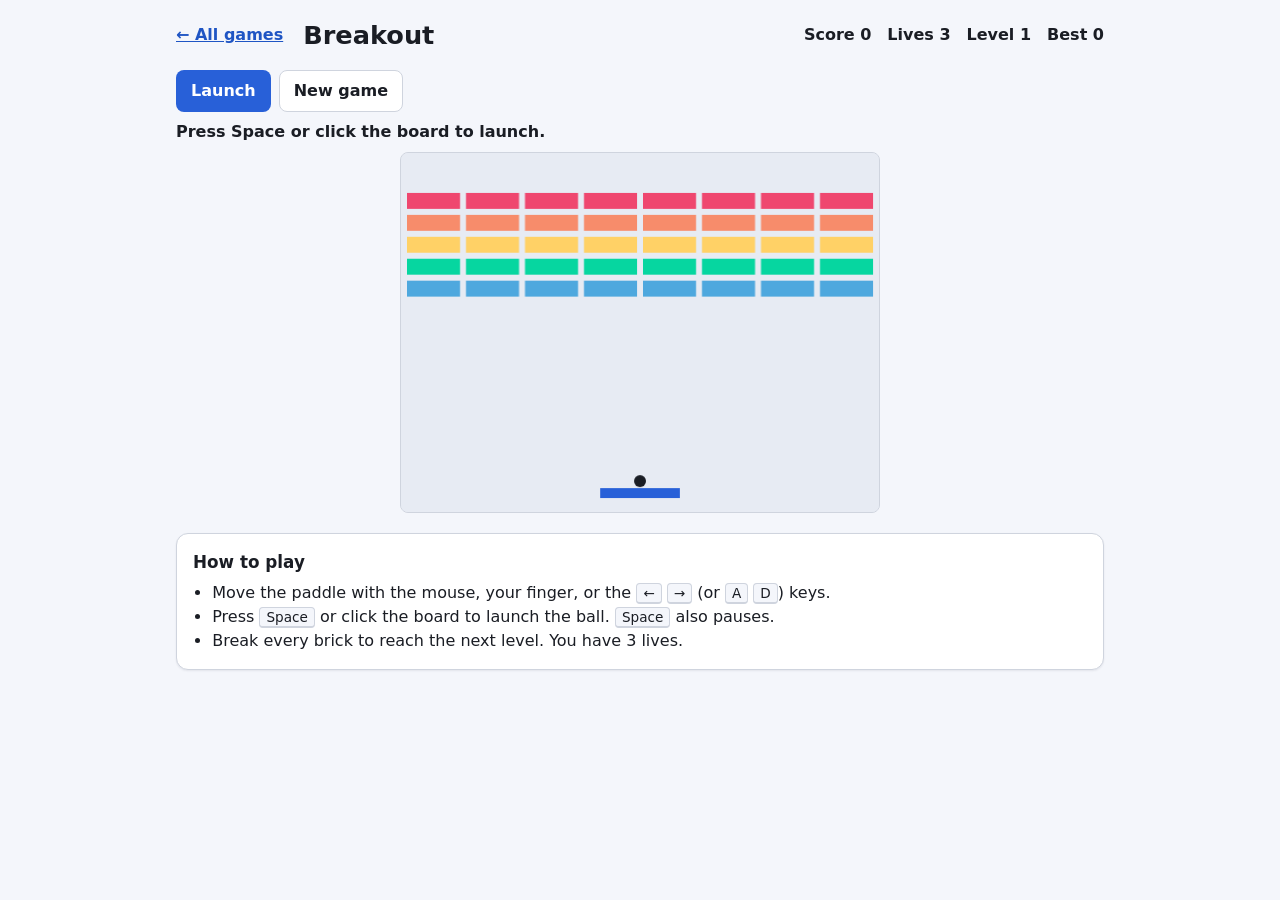
<file: games/breakout.html>
<!doctype html>
<html lang="en" data-theme="auto">
<head>
  <meta charset="utf-8">
  <meta name="viewport" content="width=device-width, initial-scale=1">
  <title>Breakout · Free Games</title>
  <link rel="stylesheet" href="../assets/style.css">
  <script src="../assets/settings.js"></script>
</head>
<body>
  <div class="wrap">
    <header class="game-header">
      <a class="back" href="../index.html">← All games</a>
      <h1>Breakout</h1>
      <div class="stats"><span>Score <b id="score">0</b></span><span>Lives <b id="lives">3</b></span><span>Level <b id="level">1</b></span><span>Best <b id="best">0</b></span></div>
    </header>
    <main>
      <div class="toolbar">
        <button id="start" type="button">Start</button>
        <button id="restart" type="button" class="secondary">New game</button>
      </div>
      <p id="status" class="status" role="status" aria-live="polite"></p>
      <div class="stage">
        <canvas id="board" width="480" height="360" aria-label="Breakout game board"></canvas>
      </div>
      <section class="panel help" aria-labelledby="help-h">
        <h2 id="help-h">How to play</h2>
        <ul>
          <li>Move the paddle with the mouse, your finger, or the <kbd>←</kbd> <kbd>→</kbd> (or <kbd>A</kbd> <kbd>D</kbd>) keys.</li>
          <li>Press <kbd>Space</kbd> or click the board to launch the ball. <kbd>Space</kbd> also pauses.</li>
          <li>Break every brick to reach the next level. You have 3 lives.</li>
        </ul>
      </section>
    </main>
  </div>
  <script src="breakout.js"></script>
</body>
</html>
</file>
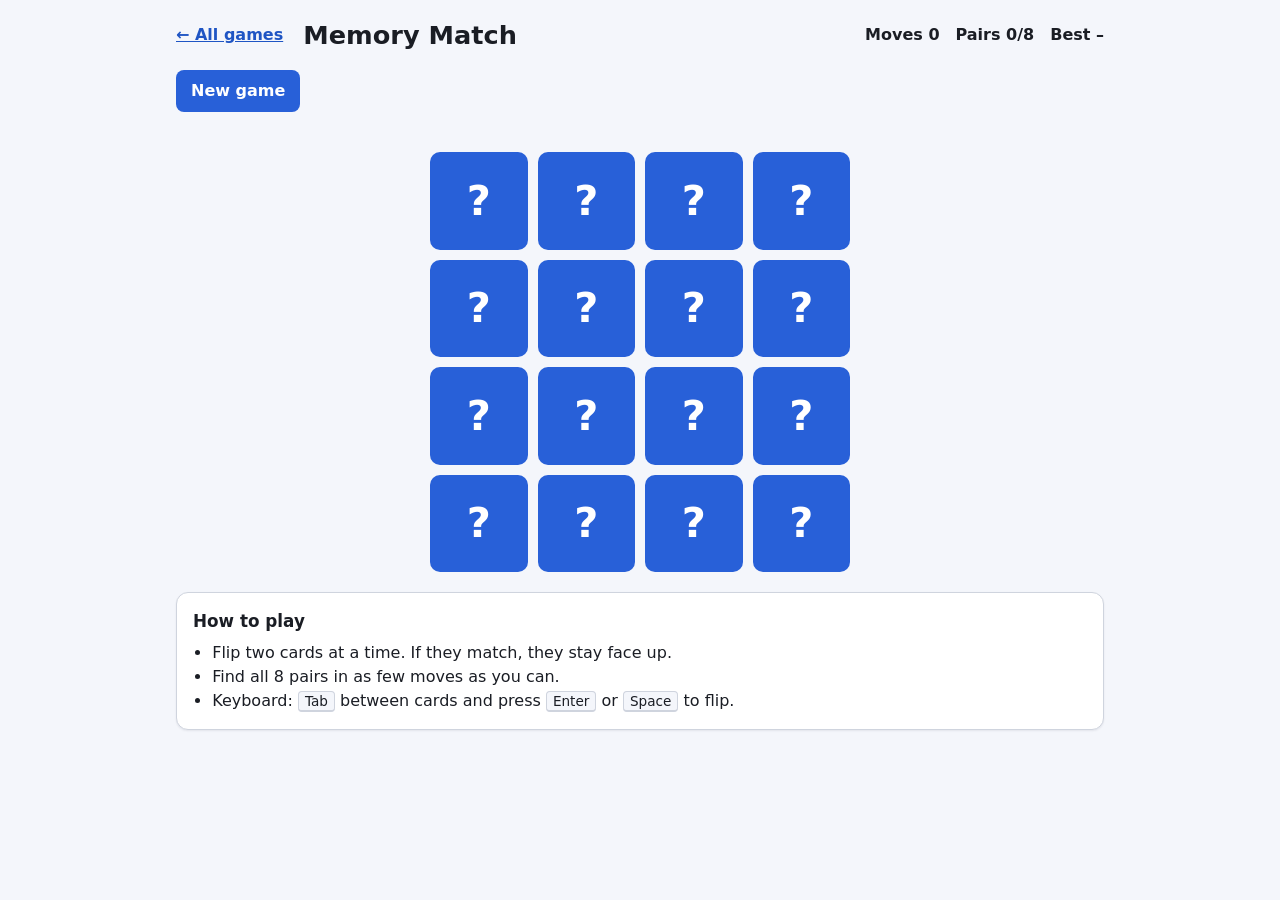
<file: games/memory.html>
<!doctype html>
<html lang="en" data-theme="auto">
<head>
  <meta charset="utf-8">
  <meta name="viewport" content="width=device-width, initial-scale=1">
  <title>Memory Match · Free Games</title>
  <link rel="stylesheet" href="../assets/style.css">
  <script src="../assets/settings.js"></script>
</head>
<body>
  <div class="wrap">
    <header class="game-header">
      <a class="back" href="../index.html">← All games</a>
      <h1>Memory Match</h1>
      <div class="stats"><span>Moves <b id="moves">0</b></span><span>Pairs <b id="pairs">0</b>/8</span><span>Best <b id="best">–</b></span></div>
    </header>
    <main>
      <div class="toolbar">
        <button id="restart" type="button">New game</button>
      </div>
      <p id="status" class="status" role="status" aria-live="polite"></p>
      <div class="stage">
        <div id="board" class="cards" aria-label="Cards"></div>
      </div>
      <section class="panel help" aria-labelledby="help-h">
        <h2 id="help-h">How to play</h2>
        <ul>
          <li>Flip two cards at a time. If they match, they stay face up.</li>
          <li>Find all 8 pairs in as few moves as you can.</li>
          <li>Keyboard: <kbd>Tab</kbd> between cards and press <kbd>Enter</kbd> or <kbd>Space</kbd> to flip.</li>
        </ul>
      </section>
    </main>
  </div>
  <script src="memory.js"></script>
</body>
</html>
</file>
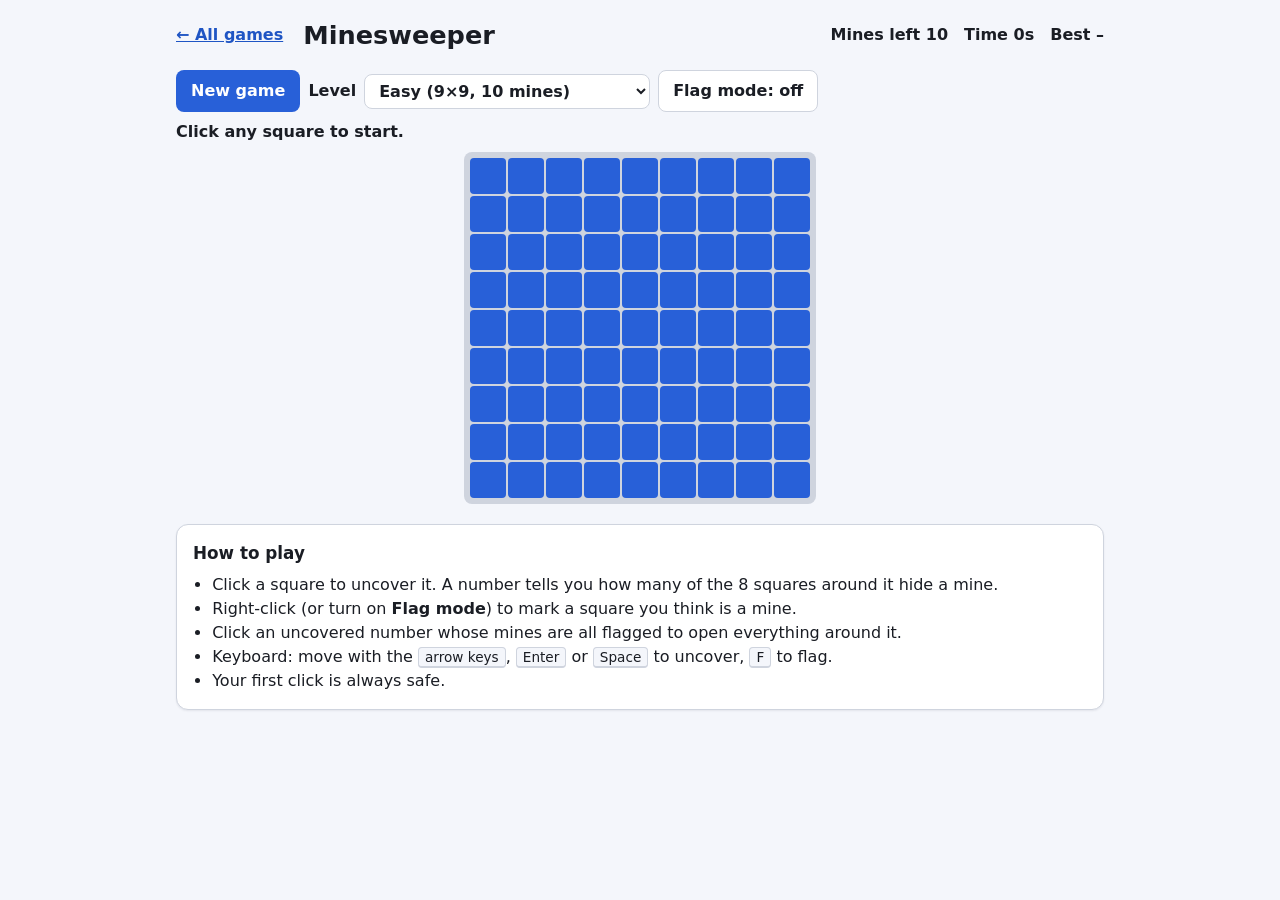
<file: games/minesweeper.html>
<!doctype html>
<html lang="en" data-theme="auto">
<head>
  <meta charset="utf-8">
  <meta name="viewport" content="width=device-width, initial-scale=1">
  <title>Minesweeper · Free Games</title>
  <link rel="stylesheet" href="../assets/style.css">
  <script src="../assets/settings.js"></script>
</head>
<body>
  <div class="wrap">
    <header class="game-header">
      <a class="back" href="../index.html">← All games</a>
      <h1>Minesweeper</h1>
      <div class="stats"><span>Mines left <b id="left">0</b></span><span>Time <b id="time">0</b>s</span><span>Best <b id="best">–</b></span></div>
    </header>
    <main>
      <div class="toolbar">
        <button id="restart" type="button">New game</button>
        <label>Level
          <select id="level">
            <option value="easy">Easy (9×9, 10 mines)</option>
            <option value="medium">Medium (16×16, 40 mines)</option>
          </select>
        </label>
        <button id="flagmode" type="button" class="secondary" aria-pressed="false">Flag mode: off</button>
      </div>
      <p id="status" class="status" role="status" aria-live="polite"></p>
      <div class="stage">
        <div id="board" class="mines" role="grid" aria-label="Minefield"></div>
      </div>
      <section class="panel help" aria-labelledby="help-h">
        <h2 id="help-h">How to play</h2>
        <ul>
          <li>Click a square to uncover it. A number tells you how many of the 8 squares around it hide a mine.</li>
          <li>Right-click (or turn on <b>Flag mode</b>) to mark a square you think is a mine.</li>
          <li>Click an uncovered number whose mines are all flagged to open everything around it.</li>
          <li>Keyboard: move with the <kbd>arrow keys</kbd>, <kbd>Enter</kbd> or <kbd>Space</kbd> to uncover, <kbd>F</kbd> to flag.</li>
          <li>Your first click is always safe.</li>
        </ul>
      </section>
    </main>
  </div>
  <script src="minesweeper.js"></script>
</body>
</html>
</file>
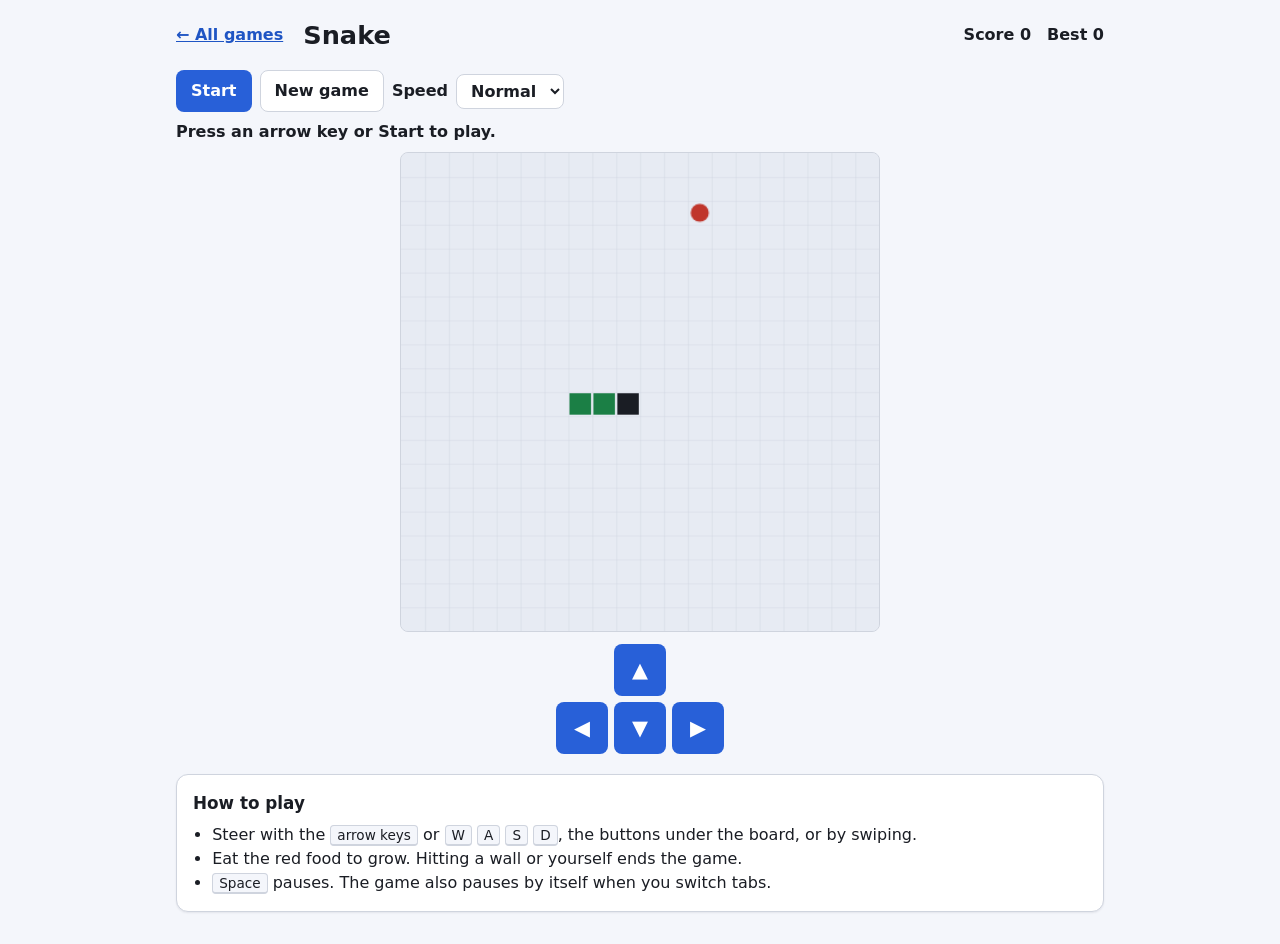
<file: games/snake.html>
<!doctype html>
<html lang="en" data-theme="auto">
<head>
  <meta charset="utf-8">
  <meta name="viewport" content="width=device-width, initial-scale=1">
  <title>Snake · Free Games</title>
  <link rel="stylesheet" href="../assets/style.css">
  <script src="../assets/settings.js"></script>
</head>
<body>
  <div class="wrap">
    <header class="game-header">
      <a class="back" href="../index.html">← All games</a>
      <h1>Snake</h1>
      <div class="stats"><span>Score <b id="score">0</b></span><span>Best <b id="best">0</b></span></div>
    </header>
    <main>
      <div class="toolbar">
        <button id="start" type="button">Start</button>
        <button id="restart" type="button" class="secondary">New game</button>
        <label>Speed
          <select id="speed">
            <option value="170">Slow</option>
            <option value="125" selected>Normal</option>
            <option value="90">Fast</option>
          </select>
        </label>
      </div>
      <p id="status" class="status" role="status" aria-live="polite"></p>
      <div class="stage">
        <canvas id="board" width="400" height="400" aria-label="Snake game board"></canvas>
        <div class="dpad" aria-label="Direction buttons">
          <button type="button" class="up" data-dir="up" aria-label="Up">▲</button>
          <button type="button" class="left" data-dir="left" aria-label="Left">◀</button>
          <button type="button" class="down" data-dir="down" aria-label="Down">▼</button>
          <button type="button" class="right" data-dir="right" aria-label="Right">▶</button>
        </div>
      </div>
      <section class="panel help" aria-labelledby="help-h">
        <h2 id="help-h">How to play</h2>
        <ul>
          <li>Steer with the <kbd>arrow keys</kbd> or <kbd>W</kbd> <kbd>A</kbd> <kbd>S</kbd> <kbd>D</kbd>, the buttons under the board, or by swiping.</li>
          <li>Eat the red food to grow. Hitting a wall or yourself ends the game.</li>
          <li><kbd>Space</kbd> pauses. The game also pauses by itself when you switch tabs.</li>
        </ul>
      </section>
    </main>
  </div>
  <script src="snake.js"></script>
</body>
</html>
</file>
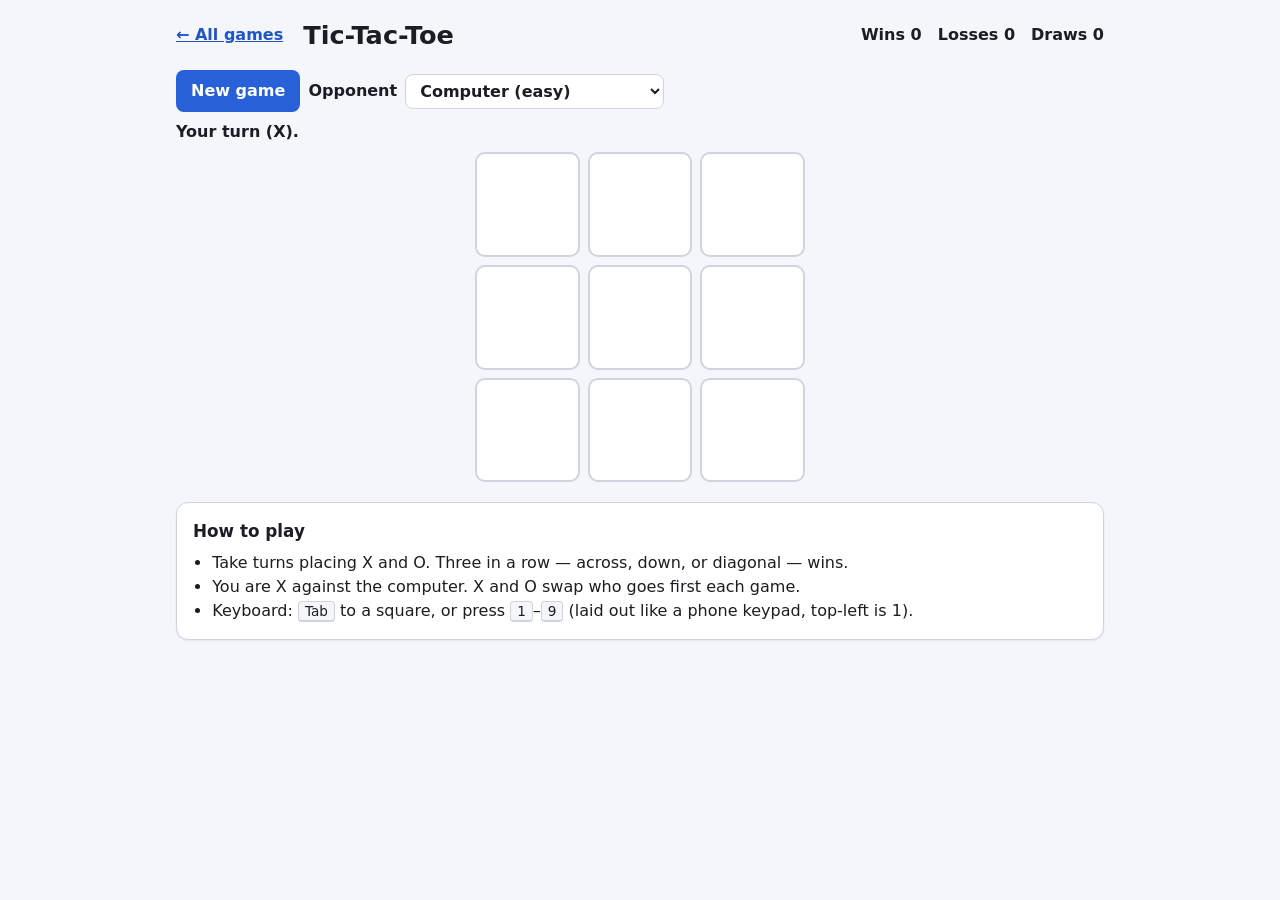
<file: games/tictactoe.html>
<!doctype html>
<html lang="en" data-theme="auto">
<head>
  <meta charset="utf-8">
  <meta name="viewport" content="width=device-width, initial-scale=1">
  <title>Tic-Tac-Toe · Free Games</title>
  <link rel="stylesheet" href="../assets/style.css">
  <script src="../assets/settings.js"></script>
</head>
<body>
  <div class="wrap">
    <header class="game-header">
      <a class="back" href="../index.html">← All games</a>
      <h1>Tic-Tac-Toe</h1>
      <div class="stats"><span>Wins <b id="wins">0</b></span><span>Losses <b id="losses">0</b></span><span>Draws <b id="draws">0</b></span></div>
    </header>
    <main>
      <div class="toolbar">
        <button id="restart" type="button">New game</button>
        <label>Opponent
          <select id="mode">
            <option value="easy">Computer (easy)</option>
            <option value="hard">Computer (unbeatable)</option>
            <option value="two">Friend (same computer)</option>
          </select>
        </label>
      </div>
      <p id="status" class="status" role="status" aria-live="polite"></p>
      <div class="stage">
        <div id="board" class="ttt" aria-label="Tic-tac-toe board"></div>
      </div>
      <section class="panel help" aria-labelledby="help-h">
        <h2 id="help-h">How to play</h2>
        <ul>
          <li>Take turns placing X and O. Three in a row — across, down, or diagonal — wins.</li>
          <li>You are X against the computer. X and O swap who goes first each game.</li>
          <li>Keyboard: <kbd>Tab</kbd> to a square, or press <kbd>1</kbd>–<kbd>9</kbd> (laid out like a phone keypad, top-left is 1).</li>
        </ul>
      </section>
    </main>
  </div>
  <script src="tictactoe.js"></script>
</body>
</html>
</file>
<file: assets/style.css>
/* ---------- Theme tokens ---------- */
:root {
  --scale: 1;
  --bg: #f4f6fb;
  --fg: #1a1d24;
  --panel: #ffffff;
  --muted: #545a68;
  --border: #cfd4de;
  --accent: #2860d8;
  --accent-fg: #ffffff;
  --link: #1f55c4;
  --focus: #e08a00;
  --board: #e7ebf3;
  --good: #1b7f45;
  --bad: #c0362c;
  --warn: #b26a00;
  --shadow: 0 1px 2px rgba(20, 30, 50, 0.08);
}

@media (prefers-color-scheme: dark) {
  :root[data-theme="auto"] {
    --bg: #14161c;
    --fg: #e9ecf2;
    --panel: #1e212a;
    --muted: #a6adbb;
    --border: #363b48;
    --accent: #6d9cff;
    --accent-fg: #0d1120;
    --link: #8db2ff;
    --focus: #ffb547;
    --board: #262a35;
    --good: #4cc97f;
    --bad: #ff7468;
    --warn: #ffb547;
    --shadow: none;
  }
}

:root[data-theme="dark"] {
  --bg: #14161c;
  --fg: #e9ecf2;
  --panel: #1e212a;
  --muted: #a6adbb;
  --border: #363b48;
  --accent: #6d9cff;
  --accent-fg: #0d1120;
  --link: #8db2ff;
  --focus: #ffb547;
  --board: #262a35;
  --good: #4cc97f;
  --bad: #ff7468;
  --warn: #ffb547;
  --shadow: none;
}

:root[data-theme="contrast"] {
  --bg: #000000;
  --fg: #ffffff;
  --panel: #000000;
  --muted: #ffffff;
  --border: #ffffff;
  --accent: #ffe600;
  --accent-fg: #000000;
  --link: #ffe600;
  --focus: #00e5ff;
  --board: #000000;
  --good: #00ff6a;
  --bad: #ff5c5c;
  --warn: #ffe600;
  --shadow: none;
}

/* ---------- Base ---------- */
*, *::before, *::after { box-sizing: border-box; }

html { font-size: calc(100% * var(--scale)); }

body {
  margin: 0;
  background: var(--bg);
  color: var(--fg);
  font-family: system-ui, -apple-system, "Segoe UI", Roboto, Arial, sans-serif;
  line-height: 1.5;
}

a { color: var(--link); }

:focus-visible {
  outline: 3px solid var(--focus);
  outline-offset: 2px;
}

.reduce-motion *, .reduce-motion *::before, .reduce-motion *::after {
  transition: none !important;
  animation: none !important;
  scroll-behavior: auto !important;
}

.wrap { max-width: 960px; margin: 0 auto; padding: 0 16px; }

.visually-hidden {
  position: absolute !important;
  width: 1px; height: 1px;
  overflow: hidden;
  clip: rect(0 0 0 0);
  white-space: nowrap;
}

.skip {
  position: absolute;
  left: -9999px;
  top: 8px;
  background: var(--panel);
  color: var(--fg);
  padding: 8px 12px;
  border: 2px solid var(--focus);
  border-radius: 8px;
  z-index: 10;
}
.skip:focus { left: 16px; }

.panel {
  background: var(--panel);
  border: 1px solid var(--border);
  border-radius: 12px;
  padding: 16px;
  box-shadow: var(--shadow);
}

label { font-weight: 600; }

select, input[type="search"], button {
  font: inherit;
  color: var(--fg);
  background: var(--panel);
  border: 1px solid var(--border);
  border-radius: 8px;
  padding: 6px 10px;
}

input[type="checkbox"] { width: 1.1rem; height: 1.1rem; accent-color: var(--accent); }

button {
  cursor: pointer;
  min-height: 40px;
  padding: 8px 14px;
  font-weight: 600;
  background: var(--accent);
  color: var(--accent-fg);
  border-color: transparent;
}
button.secondary { background: var(--panel); color: var(--fg); border-color: var(--border); }
button[aria-pressed="true"].secondary { background: var(--accent); color: var(--accent-fg); }
button:disabled { opacity: 0.55; cursor: default; }

/* ---------- Home page ---------- */
.site-header { padding: 28px 0 4px; }
.site-header h1 { margin: 0; font-size: 2rem; }
.tagline { margin: 4px 0 0; color: var(--muted); }

.settings { margin: 20px 0; }
.settings h2 { font-size: 1.05rem; margin: 0 0 10px; }
.settings-row { display: flex; flex-wrap: wrap; gap: 12px 24px; align-items: center; }
.settings-row label { display: flex; gap: 8px; align-items: center; }

.search { display: flex; flex-direction: column; gap: 4px; max-width: 360px; }
.search input { width: 100%; }

.game-grid {
  list-style: none;
  padding: 0;
  margin: 16px 0;
  display: grid;
  grid-template-columns: repeat(auto-fill, minmax(220px, 1fr));
  gap: 16px;
}

.card {
  display: flex;
  flex-direction: column;
  height: 100%;
  padding: 16px;
  border-radius: 12px;
  border: 1px solid var(--border);
  background: var(--panel);
  color: inherit;
  text-decoration: none;
  box-shadow: var(--shadow);
  transition: border-color 0.15s, transform 0.15s;
}
.card:hover { border-color: var(--accent); transform: translateY(-2px); }
.card svg { width: 44px; height: 44px; }
.card h3 { margin: 10px 0 4px; font-size: 1.15rem; }
.card p { margin: 0; color: var(--muted); }
.card .meta { margin-top: auto; padding-top: 10px; font-size: 0.9rem; }
.card .meta b { color: var(--fg); }

.empty { color: var(--muted); }

.site-footer { color: var(--muted); padding: 8px 0 32px; font-size: 0.9rem; }

/* ---------- Game pages ---------- */
.game-header {
  display: flex;
  flex-wrap: wrap;
  align-items: center;
  gap: 8px 20px;
  padding: 16px 0 8px;
}
.game-header h1 { margin: 0; font-size: 1.6rem; flex: 1 1 auto; }
.back { font-weight: 600; }
.stats { display: flex; gap: 16px; font-weight: 600; flex-wrap: wrap; }
.stats b { font-variant-numeric: tabular-nums; }

.toolbar { display: flex; flex-wrap: wrap; gap: 8px; align-items: center; margin: 8px 0; }
.toolbar label { display: flex; gap: 8px; align-items: center; }

.status { min-height: 1.5em; margin: 8px 0; font-weight: 600; }
.status.win { color: var(--good); }
.status.lose { color: var(--bad); }

.stage { display: flex; flex-direction: column; align-items: center; gap: 12px; }

canvas {
  display: block;
  width: 100%;
  max-width: 480px;
  height: auto;
  background: var(--board);
  border: 1px solid var(--border);
  border-radius: 8px;
  touch-action: none;
}

.help { margin: 20px 0 32px; }
.help h2 { font-size: 1.05rem; margin: 0 0 6px; }
.help ul { margin: 0; padding-left: 1.2rem; }
kbd {
  font: inherit;
  font-size: 0.85em;
  padding: 1px 6px;
  border: 1px solid var(--border);
  border-bottom-width: 2px;
  border-radius: 4px;
  background: var(--bg);
}

/* On-screen arrow pad for touchscreens / mouse-only play */
.dpad {
  display: grid;
  grid-template-columns: repeat(3, 52px);
  grid-template-rows: repeat(2, 52px);
  gap: 6px;
}
.dpad button { padding: 0; font-size: 1.3rem; }
.dpad .up { grid-column: 2; grid-row: 1; }
.dpad .left { grid-column: 1; grid-row: 2; }
.dpad .down { grid-column: 2; grid-row: 2; }
.dpad .right { grid-column: 3; grid-row: 2; }

/* ---------- 2048 ---------- */
.board-2048 {
  display: grid;
  grid-template-columns: repeat(4, 1fr);
  gap: 8px;
  width: min(100%, 400px);
  padding: 8px;
  background: var(--border);
  border-radius: 10px;
  touch-action: none;
}
.board-2048:focus-visible { outline-offset: 4px; }
.tile {
  aspect-ratio: 1;
  display: flex;
  align-items: center;
  justify-content: center;
  border-radius: 6px;
  background: var(--board);
  font-weight: 800;
  font-size: clamp(1rem, 6vw, 2rem);
  font-variant-numeric: tabular-nums;
  color: #1a1d24;
}
.tile[data-v="2"]    { background: #eef0f5; }
.tile[data-v="4"]    { background: #dfe6f5; }
.tile[data-v="8"]    { background: #ffc078; }
.tile[data-v="16"]   { background: #ff9f5a; }
.tile[data-v="32"]   { background: #ff7b5c; }
.tile[data-v="64"]   { background: #f55a3c; color: #fff; }
.tile[data-v="128"]  { background: #f2cf5b; font-size: clamp(0.9rem, 5vw, 1.7rem); }
.tile[data-v="256"]  { background: #edc53f; font-size: clamp(0.9rem, 5vw, 1.7rem); }
.tile[data-v="512"]  { background: #e5b82a; font-size: clamp(0.9rem, 5vw, 1.7rem); }
.tile[data-v="1024"] { background: #7fbf4d; font-size: clamp(0.8rem, 4vw, 1.4rem); }
.tile[data-v="2048"] { background: #3fa34d; color: #fff; font-size: clamp(0.8rem, 4vw, 1.4rem); }
.tile[data-v="big"]  { background: #3a3f4b; color: #fff; font-size: clamp(0.7rem, 3.5vw, 1.2rem); }
:root[data-theme="contrast"] .board-2048 { background: #fff; }
:root[data-theme="contrast"] .tile { background: #000 !important; color: #ffe600 !important; border: 2px solid #fff; }
:root[data-theme="contrast"] .tile[data-v="0"] { border-color: #555; }

/* ---------- Minesweeper ---------- */
.mines {
  --cell: 34px;
  display: grid;
  grid-template-columns: repeat(var(--cols), var(--cell));
  gap: 2px;
  padding: 6px;
  background: var(--border);
  border-radius: 8px;
  max-width: 100%;
  overflow-x: auto;
}
.mines button {
  width: var(--cell);
  height: var(--cell);
  min-height: 0;
  padding: 0;
  border-radius: 4px;
  font-weight: 800;
  font-size: calc(var(--cell) * 0.5);
  line-height: 1;
  background: var(--accent);
  color: var(--accent-fg);
}
.mines button.open { background: var(--board); color: var(--fg); cursor: default; }
.mines button.flag { background: var(--warn); color: #000; }
.mines button.boom { background: var(--bad); color: #fff; }
.mines .n1 { color: #2463d6; } .mines .n2 { color: #1b7f45; } .mines .n3 { color: #c0362c; }
.mines .n4 { color: #6a2fb5; } .mines .n5 { color: #8a3b12; } .mines .n6 { color: #0f7f86; }
.mines .n7 { color: var(--fg); } .mines .n8 { color: var(--muted); }
:root[data-theme="dark"] .mines .n1, :root[data-theme="contrast"] .mines .n1 { color: #7aa7ff; }
:root[data-theme="dark"] .mines .n2, :root[data-theme="contrast"] .mines .n2 { color: #4cc97f; }
:root[data-theme="dark"] .mines .n3, :root[data-theme="contrast"] .mines .n3 { color: #ff7468; }
:root[data-theme="dark"] .mines .n4, :root[data-theme="contrast"] .mines .n4 { color: #c59bff; }
:root[data-theme="dark"] .mines .n5, :root[data-theme="contrast"] .mines .n5 { color: #ffb547; }
:root[data-theme="dark"] .mines .n6, :root[data-theme="contrast"] .mines .n6 { color: #4fd8df; }
@media (prefers-color-scheme: dark) {
  :root[data-theme="auto"] .mines .n1 { color: #7aa7ff; }
  :root[data-theme="auto"] .mines .n2 { color: #4cc97f; }
  :root[data-theme="auto"] .mines .n3 { color: #ff7468; }
  :root[data-theme="auto"] .mines .n4 { color: #c59bff; }
  :root[data-theme="auto"] .mines .n5 { color: #ffb547; }
  :root[data-theme="auto"] .mines .n6 { color: #4fd8df; }
}
:root[data-theme="contrast"] .mines { background: #fff; }
:root[data-theme="contrast"] .mines button { border: 1px solid #fff; }
:root[data-theme="contrast"] .mines button.open { background: #000; }

/* ---------- Memory + Tic-tac-toe (button grids) ---------- */
.cards {
  display: grid;
  grid-template-columns: repeat(4, 1fr);
  gap: 10px;
  width: min(100%, 420px);
}
.cards button {
  aspect-ratio: 1;
  font-size: clamp(1.6rem, 9vw, 2.6rem);
  padding: 0;
  border-radius: 10px;
}
.cards button.up, .cards button.done {
  background: var(--panel);
  border: 2px solid var(--border);
}
.cards button.done { opacity: 0.6; cursor: default; }

.ttt {
  display: grid;
  grid-template-columns: repeat(3, 1fr);
  gap: 8px;
  width: min(100%, 330px);
}
.ttt button {
  aspect-ratio: 1;
  font-size: clamp(2rem, 14vw, 3.5rem);
  padding: 0;
  background: var(--panel);
  color: var(--fg);
  border: 2px solid var(--border);
  border-radius: 10px;
}
.ttt button.x { color: var(--accent); }
.ttt button.o { color: var(--bad); }
.ttt button.win { background: var(--good); color: var(--bg); border-color: var(--good); }
:root[data-theme="contrast"] .cards button.up,
:root[data-theme="contrast"] .cards button.done { color: var(--fg) !important; }
</file>
